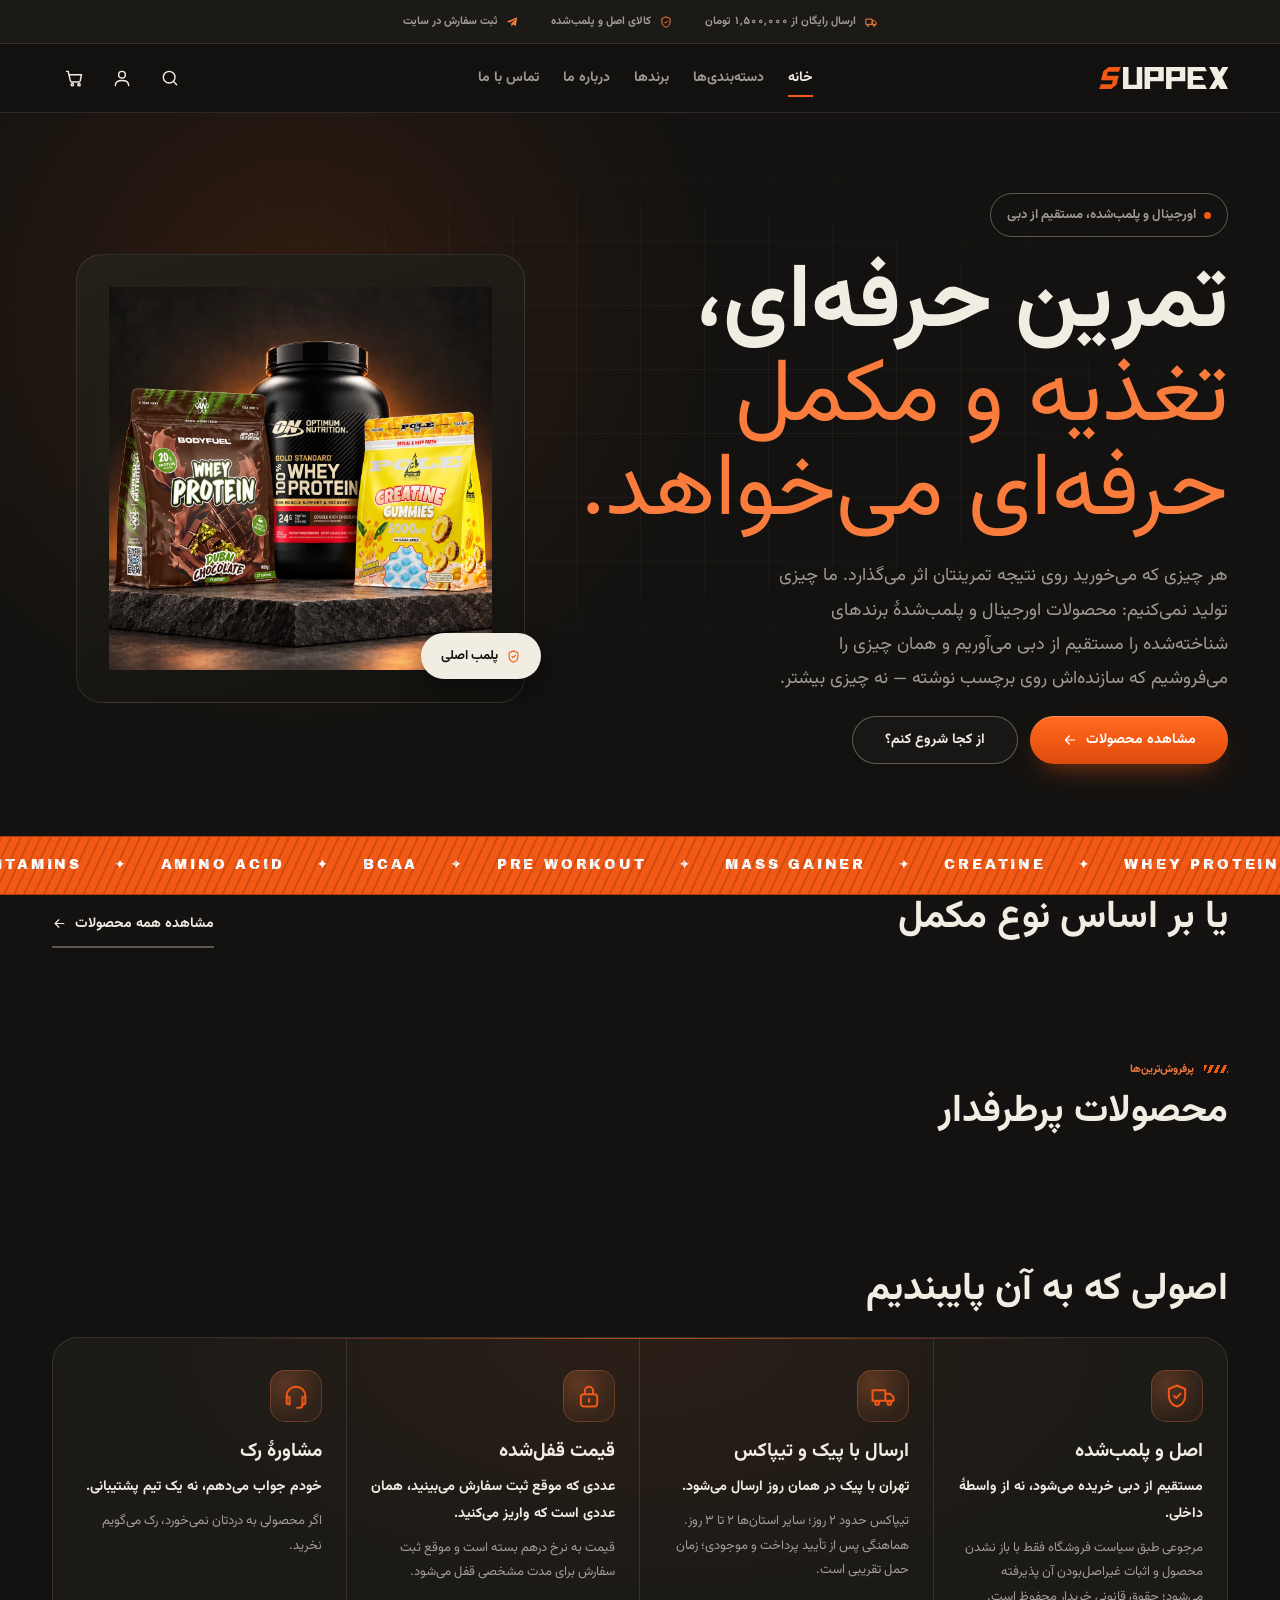
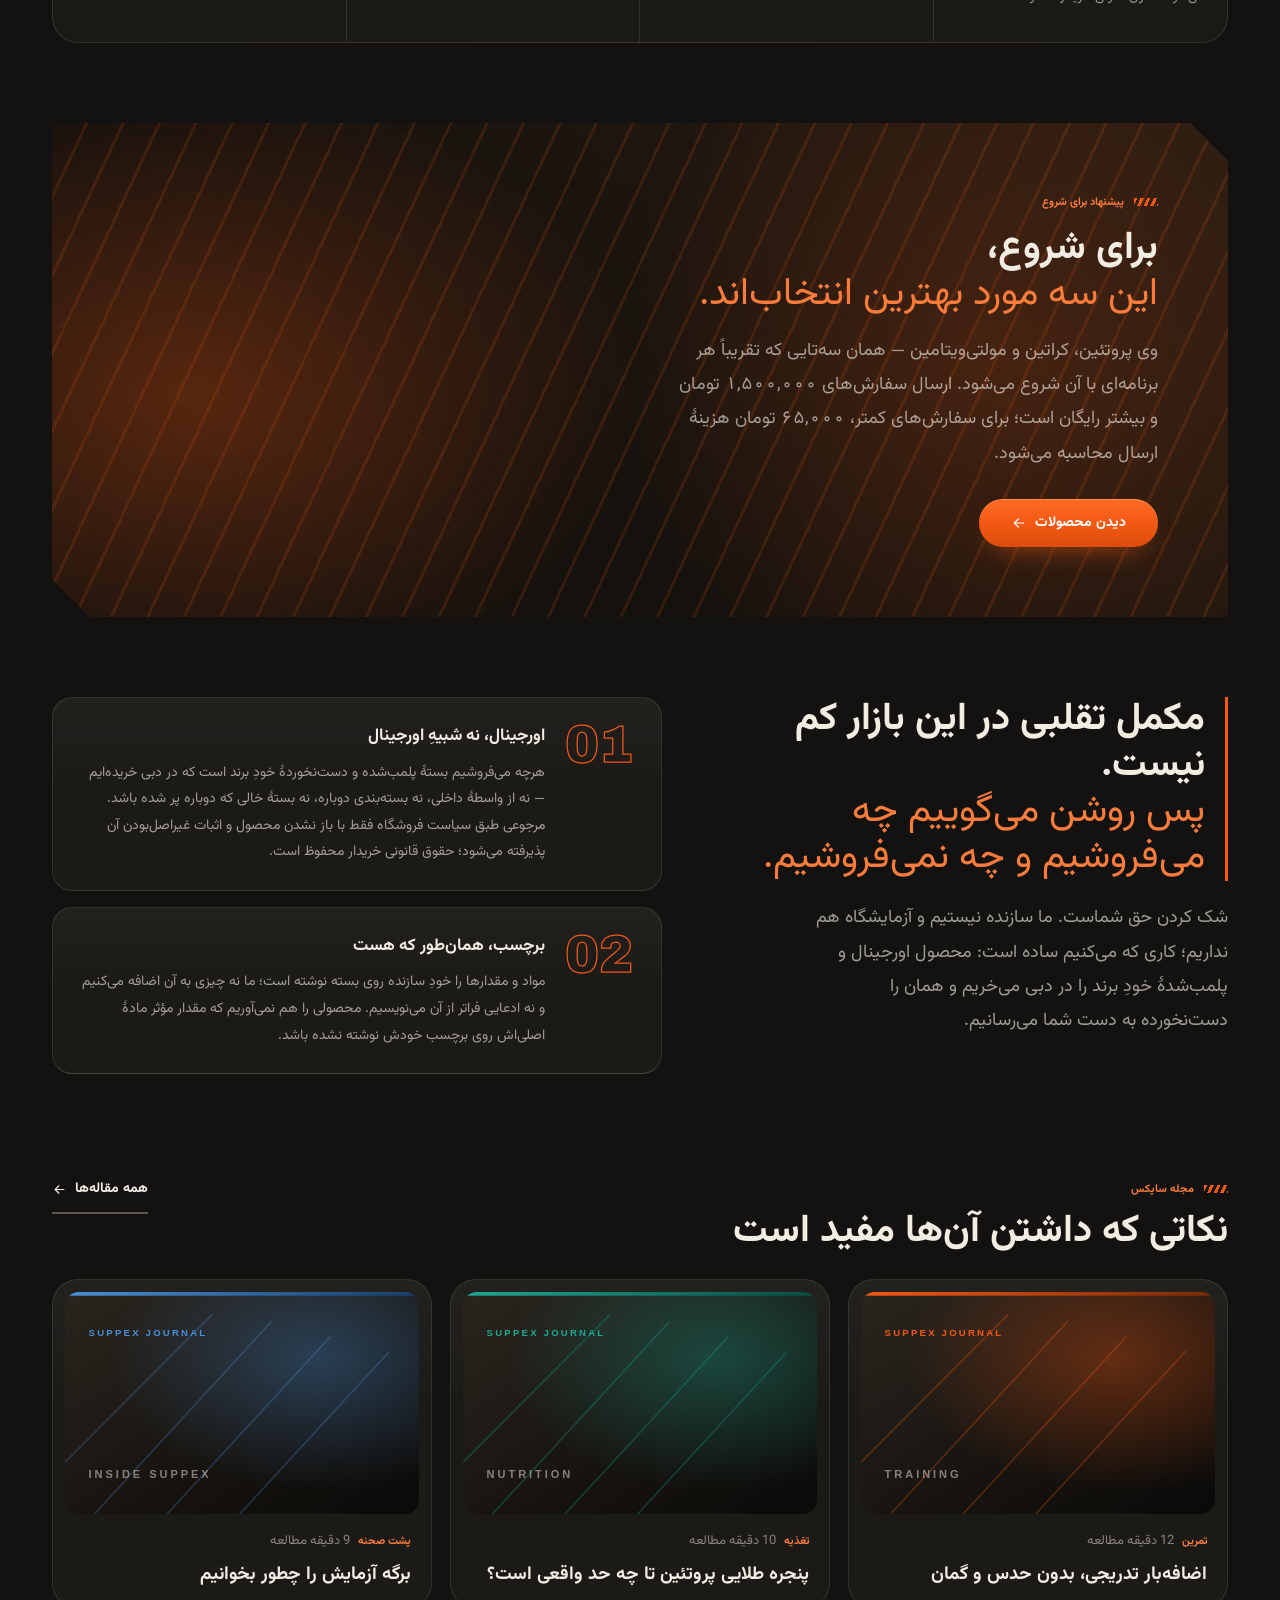
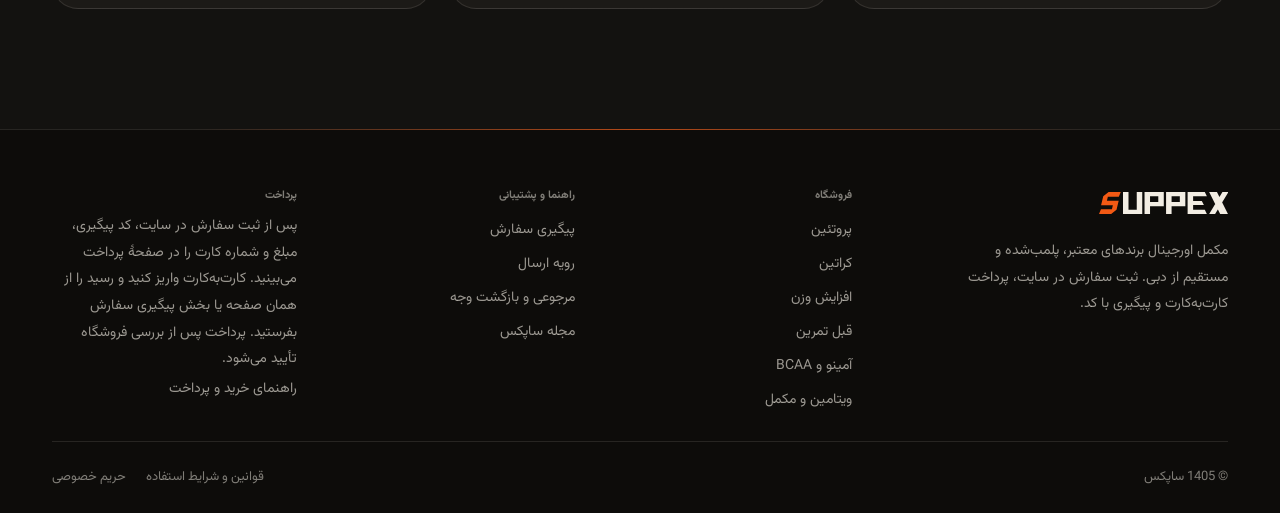
<file: index.html>
<!DOCTYPE html>
<html lang="fa" dir="rtl">
<head>
<meta charset="utf-8">
<meta name="viewport" content="width=device-width, initial-scale=1">

<title>SUPPEX | فروشگاه تخصصی مکمل‌های ورزشی و بدنسازی</title>
<meta name="description" content="خرید مکمل ورزشی اصل برندهای معتبر — وی پروتئین، کراتین، گینر، پری ورک‌اوت، BCAA و ویتامین. محصول اورجینال و پلمب‌شده مستقیم از دبی، قیمت روشن، ثبت سفارش در سایت و پرداخت کارت‌به‌کارت و پیگیری با کد.">
<meta name="theme-color" content="#131210">
<link rel="canonical" href="https://suppex.ir/">

<meta property="og:type" content="website">
<meta property="og:site_name" content="SUPPEX">
<meta property="og:locale" content="fa_IR">
<meta property="og:title" content="SUPPEX | فروشگاه تخصصی مکمل‌های ورزشی">
<meta property="og:description" content="مکمل اورجینال برندهای معتبر، پلمب‌شده و مستقیم از دبی. ثبت سفارش در سایت، پرداخت کارت‌به‌کارت و پیگیری با کد.">
<meta property="og:image" content="assets/images/suppex-home-cover-20261022.webp">
<meta property="og:image:width" content="1200">
<meta property="og:image:height" content="1200">
<meta property="og:image:type" content="image/webp">
<meta property="og:image:alt" content="وی گلد اپتیموم، بادی‌فیول اپلاید و کراتین پاستیلی POLE">
<meta name="twitter:card" content="summary_large_image">
<meta name="robots" content="index, follow, max-image-preview:large">

<link rel="icon" href="assets/icons/favicon.svg" type="image/svg+xml">


<link rel="stylesheet" href="assets/css/tokens.css">
<link rel="stylesheet" href="assets/css/base.css">
<link rel="stylesheet" href="assets/css/components.css">
<link rel="stylesheet" href="assets/css/layout.css">

<!-- Structured data is not marketing copy. Whatever is written here is read
     by Google, Bing and the AI crawlers as this business's own record of
     itself, and it is what a Knowledge Panel gets built from - so a number
     nobody answers or an address where somebody else lives does more damage
     here than the same words would in a paragraph.

     Removed, all four confirmed with the owner:
       - a ContactPoint telephone (+98-21-88776655) that is not a real line
       - a Store node: schema.org/Store asserts a physical shop, and there is
         no shop; its priceRange "$$" was template filler as well
       - a PostalAddress with a plaque number on Valiasr Street
       - a SearchAction pointing at /search, which does not exist - search on
         this site is a client-side overlay with no URL of its own, so a
         crawler following that target gets a 404

     sameAs replaces the contactPoint deliberately: those two handles are how
     this shop is genuinely reached, so they are the true answer to the
     question the contactPoint was answering falsely. -->
<script type="application/ld+json">
{
  "@context": "https://schema.org",
  "@graph": [
    {
      "@type": "Organization",
      "@id": "https://suppex.ir/#org",
      "name": "SUPPEX",
      "alternateName": "ساپکس",
      "url": "https://suppex.ir/",
      "logo": "https://suppex.ir/assets/icons/logo.svg",
      "description": "فروش مکمل‌های ورزشی اصل برندهای معتبر",
      "areaServed": "IR",
      "sameAs": [
        "https://t.me/ARSENX2003",
        "https://ble.ir/ALIARSENX"
      ]
    },
    {
      "@type": "WebSite",
      "@id": "https://suppex.ir/#website",
      "url": "https://suppex.ir/",
      "name": "SUPPEX",
      "alternateName": "ساپکس",
      "inLanguage": "fa-IR",
      "publisher": { "@id": "https://suppex.ir/#org" }
    }
  ]
}
</script>
<!-- home:primary-image -->
<script type="application/ld+json">
{
  "@context": "https://schema.org",
  "@type": "WebPage",
  "url": "https://suppex.ir/",
  "name": "SUPPEX | فروشگاه تخصصی مکمل‌های ورزشی",
  "primaryImageOfPage": {
    "@type": "ImageObject",
    "url": "https://suppex.ir/assets/images/suppex-home-cover-20261022.webp",
    "width": 1200,
    "height": 1200
  }
}
</script>
<!-- /home:primary-image -->
</head>

<body>
<a class="skip-link" href="#main">پرش به محتوای اصلی</a>

<!-- ══════════════════════════════════════ Announcement ═══ -->
<div class="announce">
  <div class="container announce__inner">
    <span class="announce__item">
      <svg viewBox="0 0 24 24" fill="none" stroke="currentColor" stroke-width="1.7" aria-hidden="true"><path d="M3 7h11v9H3zM14 10h4l3 3v3h-7z"/><circle cx="7" cy="18" r="1.6"/><circle cx="17.5" cy="18" r="1.6"/></svg>
      <span data-shipping-announcement>ارسال رایگان از <span class="num">۱,۵۰۰,۰۰۰</span> تومان</span>
    </span>
    <span class="announce__item announce__item--key">
      <svg viewBox="0 0 24 24" fill="none" stroke="currentColor" stroke-width="1.7" aria-hidden="true"><path d="M12 3l7 3v6c0 4.5-3 8-7 9-4-1-7-4.5-7-9V6l7-3z"/><path d="M9.5 12l1.8 1.8L15 10"/></svg>
      کالای اصل و پلمب‌شده
    </span>
    <span class="announce__item">
      <svg viewBox="0 0 24 24" fill="none" stroke="currentColor" stroke-width="1.7" aria-hidden="true"><path d="M21 4L3 11l5 1.8L19 6.5l-8.4 8.1.4 5 2.8-3.4L18.5 19z" fill="currentColor" stroke="none"/></svg>
      ثبت سفارش در سایت
    </span>
  </div>
</div>

<!-- ══════════════════════════════════════════ Header ═══ -->
<header class="header" data-header>
  <div class="container header__inner">

    <button class="icon-btn burger" type="button" data-open="nav" aria-label="باز کردن منو">
      <svg viewBox="0 0 24 24" fill="none" stroke="currentColor" stroke-width="1.7" stroke-linecap="round"><path d="M3 6h18M3 12h18M3 18h18"/></svg>
    </button>

    <a class="logo" href="index.html" aria-label="SUPPEX — صفحه اصلی">
      <!-- The orange S is the mark and the word's first letter: S + UPPEX,
           one S (the owner's choice, 2026-10-05). Below 340px the word goes
           and the S stays. No ® : nothing is registered. -->
      <svg class="logo__mark" viewBox="0 0 95.04 96" aria-hidden="true" focusable="false"><path fill="#F25914" d="M41.9 0 H95.04 L86.5 20.57 H38.67 L34.56 37.71 H85.99 L76.53 77.14 L53.14 96 H0 L8.54 75.43 H56.37 L60.48 58.29 H9.05 L18.51 18.86 Z"/></svg>
      <svg class="logo__text" viewBox="0 0 460 96" fill="currentColor" aria-hidden="true" focusable="false"><path d="M0 0 L24 0 L24 78 L60 78 L60 0 L84 0 L84 96 L0 96 Z"/><path fill-rule="evenodd" d="M94 0 L178 0 L178 62 L118 62 L118 96 L94 96 Z M118 18 L154 18 L154 44 L118 44 Z"/><path fill-rule="evenodd" d="M188 0 L272 0 L272 62 L212 62 L212 96 L188 96 Z M212 18 L248 18 L248 44 L212 44 Z"/><path d="M282 0 L357 0 L366 18 L306 18 L306 39 L344 39 L353 57 L306 57 L306 78 L357 78 L366 96 L282 96 Z"/><path d="M376 0 L410 0 L458 96 L424 96 Z M434 0 L460 0 L402 96 L376 96 Z"/></svg>
    </a>

    <nav class="nav" aria-label="ناوبری اصلی">
      <ul class="nav__list">
        <li><a class="nav__link" href="index.html" aria-current="page">خانه</a></li>
        <!-- nav:goals --><!-- /nav:goals -->
        <li><a class="nav__link" href="#categories">دسته‌بندی‌ها</a></li>
        <li><a class="nav__link" href="brands.php">برندها</a></li>
        <!-- nav:guides --><!-- /nav:guides -->
        <li><a class="nav__link" href="#standard">درباره ما</a></li>
        <li><a class="nav__link" href="#contact">تماس با ما</a></li>
      </ul>
    </nav>

    <div class="header__actions">
      <button class="icon-btn" type="button" data-open="search" aria-label="جستجو در محصولات">
        <svg viewBox="0 0 24 24" fill="none" stroke="currentColor" stroke-width="1.7" stroke-linecap="round"><circle cx="11" cy="11" r="7"/><path d="M20 20l-3.5-3.5"/></svg>
      </button>
      <a class="icon-btn" href="track.php" aria-label="پیگیری سفارش">
        <svg viewBox="0 0 24 24" fill="none" stroke="currentColor" stroke-width="1.7" stroke-linecap="round"><circle cx="12" cy="8" r="4"/><path d="M4 21c0-4 3.6-6 8-6s8 2 8 6"/></svg>
        <!-- Shown by app.js when the shop has moved this customer's order on
             since this device last looked. hidden rather than absent, so a
             browser with no JavaScript never shows an empty mark. -->
        <span class="icon-btn__dot" data-order-dot hidden
              aria-label="خبر تازه درباره سفارش شما" role="status"></span>
      </a>
      <button class="icon-btn" type="button" data-open="cart" aria-label="سبد خرید">
        <svg viewBox="0 0 24 24" fill="none" stroke="currentColor" stroke-width="1.7" stroke-linecap="round" stroke-linejoin="round"><path d="M3 4h2l2.6 11.2a2 2 0 0 0 2 1.6h7.9a2 2 0 0 0 2-1.5L21 8H6"/><circle cx="10" cy="20" r="1.4"/><circle cx="18" cy="20" r="1.4"/></svg>
        <span class="icon-btn__count num" data-cart-count hidden>0</span>
      </button>
    </div>
  </div>
</header>

<main id="main">

  <!-- ════════════════════════════════════════ Hero ═══ -->
  <section class="hero" aria-labelledby="hero-title">
    <div class="container hero__inner">

      <div class="hero__copy">
        <span class="chip" style="border-color:var(--line-strong)">
          <span class="dot" aria-hidden="true"></span>
          اورجینال و پلمب‌شده، مستقیم از دبی
        </span>

        <h1 class="u-display hero__title" id="hero-title">
          تمرین حرفه‌ای،
          <span class="u-accent-voice">تغذیه و مکمل حرفه‌ای&nbsp;می‌خواهد.</span>
        </h1>

        <p class="u-lead" style="max-width:46ch">
          هر چیزی که می‌خورید روی نتیجه تمرینتان اثر می‌گذارد. ما چیزی تولید نمی‌کنیم:
          محصولات اورجینال و پلمب‌شدهٔ برندهای شناخته‌شده را مستقیم از دبی می‌آوریم و همان
          چیزی را می‌فروشیم که سازنده‌اش روی برچسب نوشته — نه چیزی بیشتر.
        </p>

        <div class="hero__actions">
          <a class="btn btn--primary" href="#featured">
            مشاهده محصولات
            <svg class="i-arrow" viewBox="0 0 24 24" fill="none" stroke="currentColor" stroke-width="1.8" stroke-linecap="round" stroke-linejoin="round" width="16" height="16" aria-hidden="true"><path d="M5 12h14M13 6l6 6-6 6"/></svg>
          </a>
          <a class="btn btn--ghost" href="#categories">از کجا شروع کنم؟</a>
        </div>

      </div>

      <!-- The top deals, where the 3D tub used to spin.

           The tub was a generic SUPPEX jar with a label drawn onto it, one
           discounted product at a time. What stands here now is up to three
           real products, their own photographs and their own prices, chosen
           in the panel with the «تخفیف برتر» tick - see initHeroDeals() in
           app.js. They take turns, one at a time and large: three abreast
           they came out 90 to 128px wide beside the headline. It is also
           about 400 KB lighter on a phone than the tub was: three.js, the
           mesh and the baked label are no longer downloaded.

           The pause button comes before the products, as the WAI-ARIA
           carousel pattern asks: a keyboard reaches the way to stop the
           rotation before it has to chase what is rotating.

           The poster stays underneath as the baseline, for a browser with
           no JavaScript and for a shop with nothing on offer. -->
      <div class="stage-wrap" data-deals-wrap>
        <div class="stage">
          <div class="stage__poster">
            <img src="assets/images/suppex-home-cover-20261022.webp" alt="وی گلد اپتیموم، بادی‌فیول اپلاید و کراتین پاستیلی POLE" width="1200" height="1200" fetchpriority="high">
          </div>
          <div class="deals" data-deals role="region" aria-roledescription="اسلایدر" aria-labelledby="deals-title" hidden>
            <div class="deals__head">
              <p class="deals__title" id="deals-title"><span class="deals__dot" aria-hidden="true"></span>تخفیف‌های ویژه</p>
              <button class="deals__toggle" type="button" data-deals-toggle aria-label="توقف نمایش خودکار" hidden>
                <svg class="deals__pause" viewBox="0 0 24 24" fill="currentColor" aria-hidden="true" focusable="false"><rect x="6" y="5" width="4" height="14" rx="1.2"/><rect x="14" y="5" width="4" height="14" rx="1.2"/></svg>
                <svg class="deals__play" viewBox="0 0 24 24" fill="currentColor" aria-hidden="true" focusable="false"><path d="M8 5.9v12.2a1 1 0 0 0 1.53.85l9.75-6.1a1 1 0 0 0 0-1.7L9.53 5.05A1 1 0 0 0 8 5.9z"/></svg>
              </button>
            </div>
            <div class="deals__slides" data-deals-row aria-live="off"></div>
            <div class="deals__pips" data-deals-pips hidden></div>
          </div>
        </div>
        <!-- A «پک شروع، تا ۲۵٪ تخفیف» sticker used to sit here. There is no
             starter bundle and no 25% anywhere in the catalogue or the pricing
             rules, so it advertised a discount nobody could claim. It comes
             back when the bundle exists. -->
        <span class="stage-chip">
          <svg viewBox="0 0 24 24" fill="none" stroke="currentColor" stroke-width="1.8" stroke-linecap="round" stroke-linejoin="round" aria-hidden="true"><path d="M12 3l7 3v6c0 4.5-3 8-7 9-4-1-7-4.5-7-9V6l7-3z"/><path d="M9.5 12l1.8 1.8L15 10"/></svg>
          پلمب اصلی
        </span>
      </div>

    </div>
  </section>

  <!-- ══════════════════════════════════════ Ticker ═══ -->
  <!-- The brands on sale go here: index.php swaps everything between the two
       markers for the band of logos (brand_strip_html() in lib/brands.php),
       and app.js does the same in the static demo. The words below are what
       a page with no brands yet keeps. -->
  <!-- brandstrip -->
  <div class="ticker" aria-hidden="true" data-brandstrip>
    <div class="ticker__track">
      <div class="ticker__group">
        <span>Whey Protein</span><span>✦</span><span>Creatine</span><span>✦</span><span>Mass Gainer</span><span>✦</span>
        <span>Pre Workout</span><span>✦</span><span>BCAA</span><span>✦</span><span>Amino Acid</span><span>✦</span>
        <span>Vitamins</span><span>✦</span>
      </div>
      <div class="ticker__group">
        <span>Whey Protein</span><span>✦</span><span>Creatine</span><span>✦</span><span>Mass Gainer</span><span>✦</span>
        <span>Pre Workout</span><span>✦</span><span>BCAA</span><span>✦</span><span>Amino Acid</span><span>✦</span>
        <span>Vitamins</span><span>✦</span>
      </div>
    </div>
  </div>
  <!-- /brandstrip -->

  <!-- A press strip belongs here once there is press to name. It used to hold
       invented publications, hidden at runtime by the showTestimonials flag —
       but runtime removal is not removal: preview bots, AI crawlers and
       Google's first pass all read the raw HTML before any script runs, so the
       claim was still being made to everyone who mattered. Claiming coverage
       you do not have is a licensing problem for a supplement seller, not an
       SEO one. -->

  <!-- ═════════════════════════════════ Goals ═══ -->
  <!-- Shopping by goal. index.php fills it from lib/goals.php - only the goals
       with something on sale - and shows it; the static demo has no goal
       pages, so here it stays hidden. -->
  <section class="section" id="goals" aria-labelledby="goals-title" data-goals-section hidden>
    <div class="container">
      <div class="section__head">
        <div>
          <p class="u-eyebrow">خرید بر اساس هدف</p>
          <h2 class="u-h2" id="goals-title" style="margin-top:8px">هدف شما چیست؟</h2>
        </div>
      </div>
      <div class="goals" data-goals></div>
    </div>
  </section>

  <!-- ═════════════════════════════════ Categories ═══ -->
  <section class="section section--flush-top" id="categories" aria-labelledby="cat-title">
    <div class="container">
      <div class="section__head">
        <div>
          <!-- Was «بر اساس هدفتان انتخاب کنید», over a grid of categories. The
               goals have their own section above now; this one is the other
               way in. -->
          <h2 class="u-h2" id="cat-title">
            یا بر اساس نوع مکمل
          </h2>
        </div>
        <a class="link-more" href="#featured">
          مشاهده همه محصولات
          <svg viewBox="0 0 24 24" fill="none" stroke="currentColor" stroke-width="1.8" stroke-linecap="round" stroke-linejoin="round" aria-hidden="true"><path d="M5 12h14M13 6l6 6-6 6"/></svg>
        </a>
      </div>
      <div class="grid grid--cats" data-categories></div>
    </div>
  </section>

  <!-- ═════════════════════════════ Featured products ═══ -->
  <section class="section section--flush-top" id="featured" aria-labelledby="feat-title">
    <div class="container">
      <div class="section__head">
        <div>
          <p class="u-eyebrow">پرفروش‌ترین‌ها</p>
          <h2 class="u-h2" id="feat-title" style="margin-top:8px">
            محصولات پرطرفدار
          </h2>
        </div>
      </div>

      <div class="row" style="gap:8px;margin-bottom:28px" data-filters role="group" aria-label="فیلتر دسته‌بندی"></div>

      <div class="grid grid--products" data-products></div>

      <!-- Twelve first, then twelve more at a time (initHome() in app.js).
           index.php shows it, with the count, when there are more than twelve. -->
      <div class="more" data-more hidden>
        <button class="btn btn--ghost more__btn" type="button" data-more-btn>
          <span>نمایش محصولات بیشتر</span>
          <svg viewBox="0 0 24 24" fill="none" stroke="currentColor" stroke-width="2" stroke-linecap="round" stroke-linejoin="round" aria-hidden="true" focusable="false"><path d="M6 9l6 6 6-6"/></svg>
        </button>
        <p class="more__note" data-more-note aria-live="polite"></p>
      </div>
    </div>
  </section>

  <!-- ═══════════════════════════════ Why choose us ═══ -->
  <section class="section section--flush-top" aria-labelledby="why-title">
    <div class="container">
      <div class="section__head">
        <div>
          <h2 class="u-h2" id="why-title">اصولی که به آن پایبندیم</h2>
        </div>
      </div>
      <div class="grid grid--4 trust-grid">
        <article class="trust-card reveal">
          <span class="trust-card__icon"><svg viewBox="0 0 24 24" fill="none" stroke="currentColor" stroke-width="1.7" stroke-linecap="round" stroke-linejoin="round"><path d="M12 3l7 3v6c0 4.5-3 8-7 9-4-1-7-4.5-7-9V6l7-3z"/><path d="M9.5 12l1.8 1.8L15 10"/></svg></span>
          <div class="trust-card__text">
          <h3 class="trust-card__title">اصل و پلمب‌شده</h3>
          <p class="trust-card__lead">مستقیم از دبی خریده می‌شود، نه از واسطهٔ داخلی.</p>
          <!-- Was: a hologram on every package, and a 3x refund if anything
               turned out to be counterfeit. No hologram is applied - these are
               the manufacturer's own sealed tubs - and a triple-refund
               guarantee is a liability the owner never agreed to and could not
               pay. What is left is what the shop actually does and can honour, with
               the remedy defined on the returns page rather than invented. -->
          <p class="trust-card__more">مرجوعی طبق سیاست فروشگاه فقط با باز نشدن محصول و اثبات غیراصل‌بودن آن پذیرفته می‌شود؛ حقوق قانونی خریدار محفوظ است.</p>
          </div>
        </article>
        <article class="trust-card reveal">
          <span class="trust-card__icon"><svg viewBox="0 0 24 24" fill="none" stroke="currentColor" stroke-width="1.7" stroke-linecap="round" stroke-linejoin="round"><path d="M3 7h11v9H3zM14 10h4l3 3v3h-7z"/><circle cx="7" cy="18" r="1.6"/><circle cx="17.5" cy="18" r="1.6"/></svg></span>
          <div class="trust-card__text">
          <h3 class="trust-card__title">ارسال با پیک و تیپاکس</h3>
          <p class="trust-card__lead">تهران با پیک در همان روز ارسال می‌شود.</p>
          <p class="trust-card__more">تیپاکس حدود ۲ روز؛ سایر استان‌ها ۲ تا ۳ روز. هماهنگی پس از تأیید پرداخت و موجودی؛ زمان حمل تقریبی است.</p>
          </div>
        </article>
        <article class="trust-card reveal">
          <span class="trust-card__icon"><svg viewBox="0 0 24 24" fill="none" stroke="currentColor" stroke-width="1.7" stroke-linecap="round" stroke-linejoin="round"><rect x="5" y="10.5" width="14" height="10.5" rx="2.5"/><path d="M8.5 10.5V7.5a3.5 3.5 0 0 1 7 0v3"/><path d="M12 14.5v2.5"/></svg></span>
          <div class="trust-card__text">
          <h3 class="trust-card__title">قیمت قفل‌شده</h3>
          <p class="trust-card__lead">عددی که موقع ثبت سفارش می‌بینید، همان عددی است که واریز می‌کنید.</p>
          <!-- This card claimed an independent laboratory tested every
               production batch for purity, heavy metals and microbial
               contamination, with the certificate on the product page. The shop runs
               no batches and commissions no testing; there were never any
               certificates. There is no honest smaller version of that claim,
               so the card is replaced rather than softened - and what replaces
               it is the thing this shop genuinely does differently, which the
               pricing code has enforced from the beginning. -->
          <p class="trust-card__more">قیمت به نرخ درهم بسته است و موقع ثبت سفارش برای مدت مشخصی قفل می‌شود.</p>
          </div>
        </article>
        <article class="trust-card reveal">
          <span class="trust-card__icon"><svg viewBox="0 0 24 24" fill="none" stroke="currentColor" stroke-width="1.7" stroke-linecap="round" stroke-linejoin="round"><path d="M4 13v-1a8 8 0 0 1 16 0v1"/><path d="M4 13h2.5v6H5a1 1 0 0 1-1-1zM20 13h-2.5v6H19a1 1 0 0 0 1-1z"/><path d="M17.5 19v.5a2.5 2.5 0 0 1-2.5 2.5h-2"/></svg></span>
          <div class="trust-card__text">
          <h3 class="trust-card__title">مشاورهٔ رک</h3>
          <p class="trust-card__lead">خودم جواب می‌دهم، نه یک تیم پشتیبانی.</p>
          <!-- "Our advisers are sports-nutrition specialists" - plural staff,
               and a credential. It is one person, who has not claimed a
               qualification. The persuasive half of the sentence was always
               the second half, and that half is true. -->
          <p class="trust-card__more">اگر محصولی به دردتان نمی‌خورد، رک می‌گویم نخرید.</p>
          </div>
        </article>
      </div>
    </div>
  </section>

  <!-- ══════════════════════════ Promotional banner ═══ -->
  <section class="section section--flush-top" id="promo" aria-labelledby="promo-title">
    <div class="container">
      <div class="promo reveal">
        <div>
          <!-- Was «کمپین این هفته», over a block that has no campaign in it
               unless config.js names an end (initCountdown()). -->
          <p class="u-eyebrow">پیشنهاد برای شروع</p>
          <h2 class="u-h2" id="promo-title" style="margin:12px 0 0">
            برای شروع،
            <span class="u-accent-voice">این سه مورد بهترین انتخاب‌اند.</span>
          </h2>
          <p class="u-lead" style="max-width:48ch;margin-top:16px">
            وی پروتئین، کراتین و مولتی‌ویتامین — همان سه‌تایی که تقریباً هر برنامه‌ای با آن شروع می‌شود.
            <span data-shipping-policy>ارسال سفارش‌های <span class="num">۱,۵۰۰,۰۰۰</span> تومان و بیشتر رایگان است؛ برای سفارش‌های کمتر، <span class="num">۶۵,۰۰۰</span> تومان هزینهٔ ارسال محاسبه می‌شود.</span>
          </p>
          <!-- «پک من را بساز» promised a pack builder the shop does not have;
               the button goes where it always went, so it says so. The
               campaign's terms live with its clock now, below. -->
          <div class="row" style="margin-top:28px;gap:12px">
            <a class="btn btn--primary" href="#featured">
              دیدن محصولات
              <svg class="i-arrow" viewBox="0 0 24 24" fill="none" stroke="currentColor" stroke-width="1.8" stroke-linecap="round" stroke-linejoin="round" width="16" height="16" aria-hidden="true"><path d="M5 12h14M13 6l6 6-6 6"/></svg>
            </a>
          </div>
        </div>

        <!-- The three shelves the paragraph names, a photograph from each
             (index.php fills it). Hidden while a campaign's clock is shown. -->
        <div class="promo__stack" data-promo-stack></div>

        <!-- Removed wholesale when no campaign is running: an expired or
             invented deadline is worse than no deadline. See initCountdown(). -->
        <div data-countdown-block>
          <p class="u-eyebrow" style="margin-bottom:14px">پایان کمپین تا</p>
          <div class="promo__timer" data-countdown>
            <div class="promo__unit"><div class="promo__num num" data-cd="h">00</div><div class="promo__cap">ساعت</div></div>
            <div class="promo__unit"><div class="promo__num num" data-cd="m">00</div><div class="promo__cap">دقیقه</div></div>
            <div class="promo__unit"><div class="promo__num num" data-cd="s">00</div><div class="promo__cap">ثانیه</div></div>
          </div>
          <p class="u-xs u-dim" style="margin-top:16px">قیمت‌ها همان است که روی هر محصول می‌بینید.</p>
          <a class="btn btn--ghost btn--sm" href="#standard" style="margin-top:16px">شرایط کمپین</a>
        </div>
      </div>
    </div>
  </section>

  <!-- ═══════════════════════════════ Our standard ═══ -->
  <section class="section section--flush-top" id="standard" aria-labelledby="std-title">
    <div class="container split">
      <div>
        <h2 class="u-h2" id="std-title" style="margin:0">
          مکمل تقلبی در این بازار کم نیست.
          <span class="u-accent-voice">پس روشن می‌گوییم چه می‌فروشیم و چه نمی‌فروشیم.</span>
        </h2>
        <!-- Every sentence in this section is something the shop does. What
             was promised here once and is not done is pinned in the test
             suite, which fails if any of it comes back. «سری تولید» is gone
             too: it is trade language, and somebody worried about a fake is
             not thinking about batch numbers, they are thinking about whether
             the thing is real. -->
        <p class="u-lead" style="max-width:42ch;margin-top:20px">
          شک کردن حق شماست. ما سازنده نیستیم و آزمایشگاه هم نداریم؛ کاری که
          می‌کنیم ساده است: محصول اورجینال و پلمب‌شدهٔ خودِ برند را در دبی
          می‌خریم و همان را دست‌نخورده به دست شما می‌رسانیم.
        </p>
      </div>

      <div>
        <div class="feature reveal">
          <span class="feature__num">01</span>
          <div>
            <h3 class="feature__title">اورجینال، نه شبیهِ اورجینال</h3>
            <!-- The owner asked for this to be said first and said plainly.
                 Everything in it is something the shop does: it buys in Dubai, in
                 dirhams, sealed, and the returns page already carries the
                 remedy named in the last sentence. -->
            <p class="feature__text">هرچه می‌فروشیم بستهٔ پلمب‌شده و دست‌نخوردهٔ خودِ برند است که در دبی خریده‌ایم — نه از واسطهٔ داخلی، نه بسته‌بندی دوباره، نه بستهٔ خالی که دوباره پر شده باشد. مرجوعی طبق سیاست فروشگاه فقط با باز نشدن محصول و اثبات غیراصل‌بودن آن پذیرفته می‌شود؛ حقوق قانونی خریدار محفوظ است.</p>
          </div>
        </div>
        <div class="feature reveal" style="border-bottom:1px solid var(--line-mid)">
          <span class="feature__num">02</span>
          <div>
            <h3 class="feature__title">برچسب، همان‌طور که هست</h3>
            <!-- "No artificial colour, no cheap filler, no hidden sugar" is a
                 claim about a recipe. The shop does not write the recipe; it sells a
                 sealed package whose label is the manufacturer's.

                 The last sentence is what «دوز مؤثر، نه صرفاً نام ماده» used to
                 say in a feature of its own. It is a real policy - what a
                 reseller refuses to stock is the half of the formulation
                 decision actually in its hands - but it is a sentence, not a
                 whole item, and the owner wanted the space for
                 saying the goods are genuine. -->
            <p class="feature__text">مواد و مقدارها را خودِ سازنده روی بسته نوشته است؛ ما نه چیزی به آن اضافه می‌کنیم و نه ادعایی فراتر از آن می‌نویسیم. محصولی را هم نمی‌آوریم که مقدار مؤثر مادهٔ اصلی‌اش روی برچسب خودش نوشته نشده باشد.</p>
          </div>
        </div>
      </div>
    </div>
  </section>

  <!-- The reviews section stood here: six customer quotes with names and star ratings,
       none of them from a customer, on a shop that has not taken an order through
       this site yet.

       app.js already removed it at runtime, because flags.showRatings is false.
       That was never enough: the removal happens in the BROWSER, and a search
       crawler, a Telegram link preview or an AI reader that does not run the
       page’s JavaScript reads all six as genuine testimonials. The same file
       had already reached exactly this conclusion once, for an invented press
       strip, and deleted the markup rather than hiding it.

       Real reviews get a real section, fed by real orders. Until then there is
       nothing here, which is the honest amount. -->

  <!-- ══════════════════════════════════════ Journal ═══ -->
  <section class="section section--flush-top" id="journal" aria-labelledby="jr-title">
    <div class="container">
      <div class="section__head">
        <div>
          <p class="u-eyebrow">مجله ساپکس</p>
          <h2 class="u-h2" id="jr-title" style="margin-top:8px">نکاتی که داشتن آن‌ها مفید است</h2>
        </div>
        <a class="link-more" href="journal.php">
          همه مقاله‌ها
          <svg viewBox="0 0 24 24" fill="none" stroke="currentColor" stroke-width="1.8" stroke-linecap="round" stroke-linejoin="round" aria-hidden="true"><path d="M5 12h14M13 6l6 6-6 6"/></svg>
        </a>
      </div>
      <div class="grid grid--3" data-journal></div>
    </div>
  </section>

  <!-- ═══════════════════════════════════ Ask first ═══ -->
  <!-- The last word before the footer: ask before buying. Hidden until app.js
       knows which chat the shop is on (initContact()), so it never offers a
       button with nowhere to go. Both sentences are the trust card's own. -->
  <section class="section section--flush-top" aria-labelledby="ask-title" data-ask-band hidden>
    <div class="container">
      <div class="askband">
        <div class="askband__text">
          <h2 class="u-h2" id="ask-title">پیش از خرید، بپرسید.</h2>
          <p class="u-lead">خودم جواب می‌دهم، نه یک تیم پشتیبانی. اگر محصولی به دردتان نمی‌خورد، رک می‌گویم نخرید.</p>
        </div>
        <div class="askband__actions">
          <a class="btn btn--primary" data-ask-cta>پرسیدن در تلگرام</a>
          <a class="btn btn--ghost" href="#featured">دیدن محصولات</a>
        </div>
      </div>
    </div>
  </section>

  <!-- The logo wall that stood here, the last thing on the page, moved up:
       the brands now run in the band under the hero (see «brandstrip»), and
       brands.php still has the whole wall with each brand's count. -->

</main>

<!-- ══════════════════════════════════════════ Footer ═══ -->
<footer class="footer" id="contact">
  <div class="container">

    <!-- A newsletter form offering «۱۰٪ تخفیف اولین سفارش» stood here. No
         coupon mechanism exists anywhere in this codebase, so the discount
         could never be issued, and the submit handler answered «ایمیل شما ثبت
         شد» while discarding the address. A restock list is worth building for
         a shop that now counts its stock - with a table behind it. -->

    <!-- Measured at 1327px tall on a 640px screen before this rewrite. Three of
         the twenty-five links were in a column AND in the legal row below it;
         a bordered payment box stretched its whole grid row to 580px and left
         the column beside it two thirds empty; and a 128px ghost wordmark sat
         under the lot. The destinations are all still here, once each. -->
    <div class="footer__cols">
      <div class="footer__col">
        <a class="logo" href="index.html" aria-label="SUPPEX">
          <!-- The ® is gone: nothing is registered. ™ would be free to use
               but claims a trademark nobody has asserted either. -->
          <svg class="logo__mark" viewBox="0 0 95.04 96" aria-hidden="true" focusable="false"><path fill="#F25914" d="M41.9 0 H95.04 L86.5 20.57 H38.67 L34.56 37.71 H85.99 L76.53 77.14 L53.14 96 H0 L8.54 75.43 H56.37 L60.48 58.29 H9.05 L18.51 18.86 Z"/></svg>
          <svg class="logo__text" viewBox="0 0 460 96" fill="currentColor" aria-hidden="true" focusable="false"><path d="M0 0 L24 0 L24 78 L60 78 L60 0 L84 0 L84 96 L0 96 Z"/><path fill-rule="evenodd" d="M94 0 L178 0 L178 62 L118 62 L118 96 L94 96 Z M118 18 L154 18 L154 44 L118 44 Z"/><path fill-rule="evenodd" d="M188 0 L272 0 L272 62 L212 62 L212 96 L188 96 Z M212 18 L248 18 L248 44 L212 44 Z"/><path d="M282 0 L357 0 L366 18 L306 18 L306 39 L344 39 L353 57 L306 57 L306 78 L357 78 L366 96 L282 96 Z"/><path d="M376 0 L410 0 L458 96 L424 96 Z M434 0 L460 0 L402 96 L376 96 Z"/></svg>
        </a>
        <p class="u-sm u-muted" style="margin-top:14px;max-width:34ch">
          مکمل اورجینال برندهای معتبر، پلمب‌شده و مستقیم از دبی. ثبت سفارش در سایت، پرداخت کارت‌به‌کارت و پیگیری با کد.
        </p>
        <!-- Every icon was href="#" on a shop whose customers arrive from
             Instagram and Telegram. They are filled by app.js from ?r=config
             and each one stays hidden until its URL is set in the panel, so an
             account the owner does not have never shows a dead icon - and one
             opened later needs no developer. hidden, not display:none, so it
             is out of the accessibility tree too.

             Three of these marks were wrong rather than merely plain. WhatsApp
             was a speech bubble with an arc where the handset belongs;
             Telegram was a solid quadrilateral with no fold, so the plane read
             as a sliver at 17px; and Aparat was a play triangle inside a
             rounded rectangle, which is YouTube's mark and points a visitor at
             the wrong brand entirely. Bale is new: the shop takes orders
             there, the panel has had a field for it all along, and the footer
             had nowhere to put it. -->
        <div class="socials" data-socials>
          <a data-social="instagram" aria-label="اینستاگرام" hidden><svg viewBox="0 0 24 24" fill="none" stroke="currentColor" stroke-width="1.7"><rect x="3" y="3" width="18" height="18" rx="5"/><circle cx="12" cy="12" r="4"/><circle cx="17.2" cy="6.8" r="1.1" fill="currentColor" stroke="none"/></svg></a>
          <a data-social="telegram" aria-label="تلگرام" hidden><svg viewBox="0 0 24 24" fill="currentColor"><path d="M21.6 3.2 2.6 10.5c-.8.3-.8 1.4 0 1.7l4.5 1.6 1.8 5.5c.2.7 1.1.9 1.6.3l2.4-2.7 4.6 3.4c.6.4 1.4.1 1.5-.6l3-14.7c.2-.8-.6-1.5-1.4-1.2zM8.6 13.1l9.2-5.6-7.4 6.9-.3 3.3-1.5-4.6z"/></svg></a>
          <a data-social="bale" aria-label="بله" hidden><svg viewBox="0 0 24 24" fill="none" stroke="currentColor" stroke-width="1.7" stroke-linecap="round" stroke-linejoin="round"><path d="M21 11.5a8.5 8.5 0 0 1-12.3 7.6L3 21l1.9-5.6A8.5 8.5 0 1 1 21 11.5z"/><path d="M8.3 11.6l2.6 2.6 4.8-5"/></svg></a>
          <a data-social="whatsapp" aria-label="واتس‌اپ" hidden><svg viewBox="0 0 24 24" fill="currentColor"><path d="M12.03 2A9.9 9.9 0 0 0 3.6 17.1L2.05 21.4a.5.5 0 0 0 .62.63l4.42-1.5A9.9 9.9 0 1 0 12.03 2zm0 1.8a8.1 8.1 0 1 1-4.2 15.03.9.9 0 0 0-.75-.08l-2.72.92.95-2.62a.9.9 0 0 0-.08-.78A8.1 8.1 0 0 1 12.03 3.8zM8.9 7.3c-.2 0-.5.07-.77.36-.26.29-1 .98-1 2.38s1.03 2.76 1.17 2.95c.14.2 1.98 3.15 4.9 4.29 2.42.94 2.92.76 3.45.71.53-.05 1.7-.69 1.94-1.36.24-.67.24-1.24.17-1.36-.07-.12-.26-.2-.55-.34-.29-.15-1.7-.84-1.96-.93-.26-.1-.46-.15-.65.14-.19.29-.74.93-.91 1.12-.17.2-.34.22-.63.07-.29-.14-1.22-.45-2.32-1.43-.86-.76-1.44-1.7-1.6-1.99-.17-.29-.02-.44.13-.59.13-.13.29-.34.43-.5.15-.17.19-.29.29-.49.1-.19.05-.36-.02-.5-.07-.15-.64-1.57-.9-2.14-.22-.5-.44-.44-.6-.45l-.51-.01z"/></svg></a>
          <a data-social="aparat" aria-label="آپارات" hidden><svg viewBox="0 0 24 24" fill="none" stroke="currentColor" stroke-width="1.8"><circle cx="12" cy="12" r="7.6"/><circle cx="12" cy="12" r="2.4"/><g fill="currentColor" stroke="none"><circle cx="12" cy="2.6" r="2.2"/><circle cx="12" cy="21.4" r="2.2"/><circle cx="2.6" cy="12" r="2.2"/><circle cx="21.4" cy="12" r="2.2"/></g></svg></a>
        </div>
        <!-- The ways to reach the shop, under its social circles (moved out of
             «راهنما و پشتیبانی» at the owner's request, 2026-10-05). Before
             buying, not only after: this shop's whole funnel is a chat, so the
             chat belongs here rather than only behind the checkout button.
             app.js fills and unhides each row from the panel's settings; one
             that is not filled in is never printed. -->
        <ul class="footer__contact">
          <li hidden data-ask><a>پرسیدن قبل از خرید</a></li>
          <li hidden data-contact="phone"><a dir="ltr" class="num"></a></li>
          <li hidden data-contact="email"><a dir="ltr"></a></li>
        </ul>
      </div>

      <nav class="footer__col" aria-labelledby="f-shop">
        <h3 id="f-shop">فروشگاه</h3>
        <ul>
          <!-- These six labels were always the six CATEGORIES. They linked to
               one arbitrary product each because a category had no URL; now
               they point at what they are named after. Also sturdier: a
               product slug can be renamed or the product discontinued, and
               then the footer of every page on the site points at a 404. -->
          <li><a href="category.php?c=protein">پروتئین</a></li>
          <li><a href="category.php?c=creatine">کراتین</a></li>
          <li><a href="category.php?c=mass-gainer">افزایش وزن</a></li>
          <li><a href="category.php?c=pre-workout">قبل تمرین</a></li>
          <li><a href="category.php?c=amino">آمینو و BCAA</a></li>
          <li><a href="category.php?c=vitamins">ویتامین و مکمل</a></li>
        </ul>
      </nav>

      <nav class="footer__col" aria-labelledby="f-help">
        <!-- «درباره ساپکس» and «پشتیبانی» were two columns holding eight links
             between them, three of which were repeated in the legal row below.
             They are one column now. «استاندارد ما» is the only destination
             that did not survive: it was an anchor to a section of the home
             page, which is not what somebody opens a footer looking for. -->
        <h3 id="f-help">راهنما و پشتیبانی</h3>
        <ul>
          <!-- Order tracking first: it is the thing somebody who has already
               paid actually came back for. -->
          <li><a href="track.php">پیگیری سفارش</a></li>
          <li><a href="page.php?p=shipping">رویه ارسال</a></li>
          <li><a href="page.php?p=returns">مرجوعی و بازگشت وجه</a></li>
          <li><a href="journal.php">مجله ساپکس</a></li>
        </ul>
      </nav>

      <div class="footer__col">
        <!-- These were three empty dashed boxes. One said «درگاه امن», and
             config.js states in its own words that this phase deliberately has
             no payment gateway - so the badge advertised something that does
             not exist. The other two were seals the shop has not been granted.
             What replaces them is the thing that is both true and reassuring:
             how paying actually works here.

             It used to be a bordered box hanging off the bottom of the support
             column, which stretched that grid row to 580px on a phone. Same
             words, its own column.

             When نماد اعتماد الکترونیکی and ساماندهی are really issued, their
             own script tags go back in this block - a trust seal is a code
             snippet from the issuer, never a box we draw ourselves. -->
        <h3>پرداخت</h3>
        <p>
          پس از ثبت سفارش در سایت، کد پیگیری، مبلغ و شماره کارت را در صفحهٔ پرداخت
          می‌بینید. کارت‌به‌کارت واریز کنید و رسید را از همان صفحه یا بخش پیگیری سفارش
          بفرستید. پرداخت پس از بررسی فروشگاه تأیید می‌شود.
        </p>
        <a href="page.php?p=faq">راهنمای خرید و پرداخت</a>
      </div>
    </div>

    <!-- An oversized ghost «SUPPEX» wordmark stood here, 128px tall on a phone
         and up to 208px on a desktop. In a footer the owner had just called too
         long, decoration is the first thing to go. -->

    <div class="footer__legal">
      <!-- «شرکت مکمل‌های ورزشی ساپکس» named a company that is not
           registered. Confirmed with the owner: it is one person trading under
           a name, which is what this now says. -->
      <span>© <span class="num" data-year>2026</span> ساپکس</span>
      <nav aria-label="پیوندهای حقوقی">
        <!-- «قوانین و مقررات» and «شرایط استفاده» were two links to the same
             document that did not exist. «مرجوعی» was a third link to a page
             the column above already reaches. -->
        <a href="page.php?p=terms">قوانین و شرایط استفاده</a>
        <a href="page.php?p=privacy">حریم خصوصی</a>
      </nav>
    </div>

  </div>
</footer>

<!-- ═══════════════════════════════════════ Overlays ═══ -->
<div class="scrim" data-scrim></div>

<nav class="mobile-nav" data-mobile-nav aria-label="ناوبری موبایل">
  <div class="row row--between" style="margin-bottom:14px">
    <svg class="mobile-nav__logo" viewBox="0 0 561.04 96" fill="currentColor" role="img" aria-label="SUPPEX"><path fill="#F25914" d="M41.9 0 H95.04 L86.5 20.57 H38.67 L34.56 37.71 H85.99 L76.53 77.14 L53.14 96 H0 L8.54 75.43 H56.37 L60.48 58.29 H9.05 L18.51 18.86 Z"/><path d="M101.04 0 L125.04 0 L125.04 78 L161.04 78 L161.04 0 L185.04 0 L185.04 96 L101.04 96 Z"/><path fill-rule="evenodd" d="M195.04 0 L279.04 0 L279.04 62 L219.04 62 L219.04 96 L195.04 96 Z M219.04 18 L255.04 18 L255.04 44 L219.04 44 Z"/><path fill-rule="evenodd" d="M289.04 0 L373.04 0 L373.04 62 L313.04 62 L313.04 96 L289.04 96 Z M313.04 18 L349.04 18 L349.04 44 L313.04 44 Z"/><path d="M383.04 0 L458.04 0 L467.04 18 L407.04 18 L407.04 39 L445.04 39 L454.04 57 L407.04 57 L407.04 78 L458.04 78 L467.04 96 L383.04 96 Z"/><path d="M477.04 0 L511.04 0 L559.04 96 L525.04 96 Z M535.04 0 L561.04 0 L503.04 96 L477.04 96 Z"/></svg>
    <button class="icon-btn" type="button" data-close aria-label="بستن منو">
      <svg viewBox="0 0 24 24" fill="none" stroke="currentColor" stroke-width="1.7" stroke-linecap="round"><path d="M6 6l12 12M18 6L6 18"/></svg>
    </button>
  </div>
  <a class="mobile-nav__link" href="index.html" data-close>خانه</a>
  <!-- panel:goals --><!-- /panel:goals -->
  <a class="mobile-nav__link" href="#categories" data-close>دسته‌بندی‌ها</a>
  <a class="mobile-nav__link" href="brands.php" data-close>برندها</a>
  <!-- panel:guides --><!-- /panel:guides -->
  <a class="mobile-nav__link" href="#standard" data-close>درباره ما</a>
  <a class="mobile-nav__link" href="#contact" data-close>تماس با ما</a>
</nav>

<aside class="drawer" data-drawer aria-label="سبد خرید">
  <div class="drawer__head">
    <h2 class="u-h3">سبد خرید</h2>
    <button class="icon-btn" type="button" data-close aria-label="بستن سبد خرید">
      <svg viewBox="0 0 24 24" fill="none" stroke="currentColor" stroke-width="1.7" stroke-linecap="round"><path d="M6 6l12 12M18 6L6 18"/></svg>
    </button>
  </div>
  <div class="drawer__body" data-cart-items></div>
  <div class="drawer__foot">
    <p class="drawer__hint" data-cart-hint></p>
    <div class="drawer__row">
      <span class="u-muted">جمع کالاها</span>
      <strong><span class="num" data-cart-subtotal>0</span> تومان</strong>
    </div>
    <div class="drawer__row">
      <span class="u-muted">هزینه ارسال</span>
      <strong data-cart-shipping>—</strong>
    </div>
    <div class="drawer__row drawer__row--total">
      <span>مبلغ قابل پرداخت</span>
      <strong><span class="num" data-cart-total>0</span> تومان</strong>
    </div>
    <button class="btn btn--primary btn--block" type="button" data-checkout disabled>ادامه فرآیند خرید</button>
  </div>
</aside>

<div class="search" data-search role="dialog" aria-modal="true" aria-label="جستجوی محصولات">
  <div class="search__panel">
    <div class="search__field">
      <svg viewBox="0 0 24 24" fill="none" stroke="currentColor" stroke-width="1.7" stroke-linecap="round" aria-hidden="true"><circle cx="11" cy="11" r="7"/><path d="M20 20l-3.5-3.5"/></svg>
      <label class="sr-only" for="search-input">جستجو</label>
      <input id="search-input" type="search" data-search-input placeholder="مثلاً وی پروتئین، کراتین یا BCAA…" autocomplete="off">
      <button class="icon-btn" type="button" data-close aria-label="بستن جستجو" style="margin-inline-end:6px">
        <svg viewBox="0 0 24 24" fill="none" stroke="currentColor" stroke-width="1.7" stroke-linecap="round"><path d="M6 6l12 12M18 6L6 18"/></svg>
      </button>
    </div>
    <div class="search__results" data-search-results>
      <p class="u-sm u-dim" style="padding:12px 4px">نام محصول، برند یا دسته‌بندی را بنویسید.</p>
    </div>
  </div>
</div>

<div class="toast-stack" data-toasts aria-live="polite"></div>

<script src="assets/js/config.js?v=20260925"></script>
<script src="assets/js/catalog.js?v=20260925"></script>
<script src="assets/js/repo.js?v=20260925"></script>
<script src="assets/js/store.js?v=20260925"></script>
<script src="assets/js/ui.js?v=20260925"></script>
<!-- hero-labels.js and hero3d.js were loaded here for the 3D tub, which the
     top-deals hero replaced. The files are left on disk, unreferenced. -->
<script src="assets/js/app.js?v=20260925"></script>
</body>
</html>
</file>
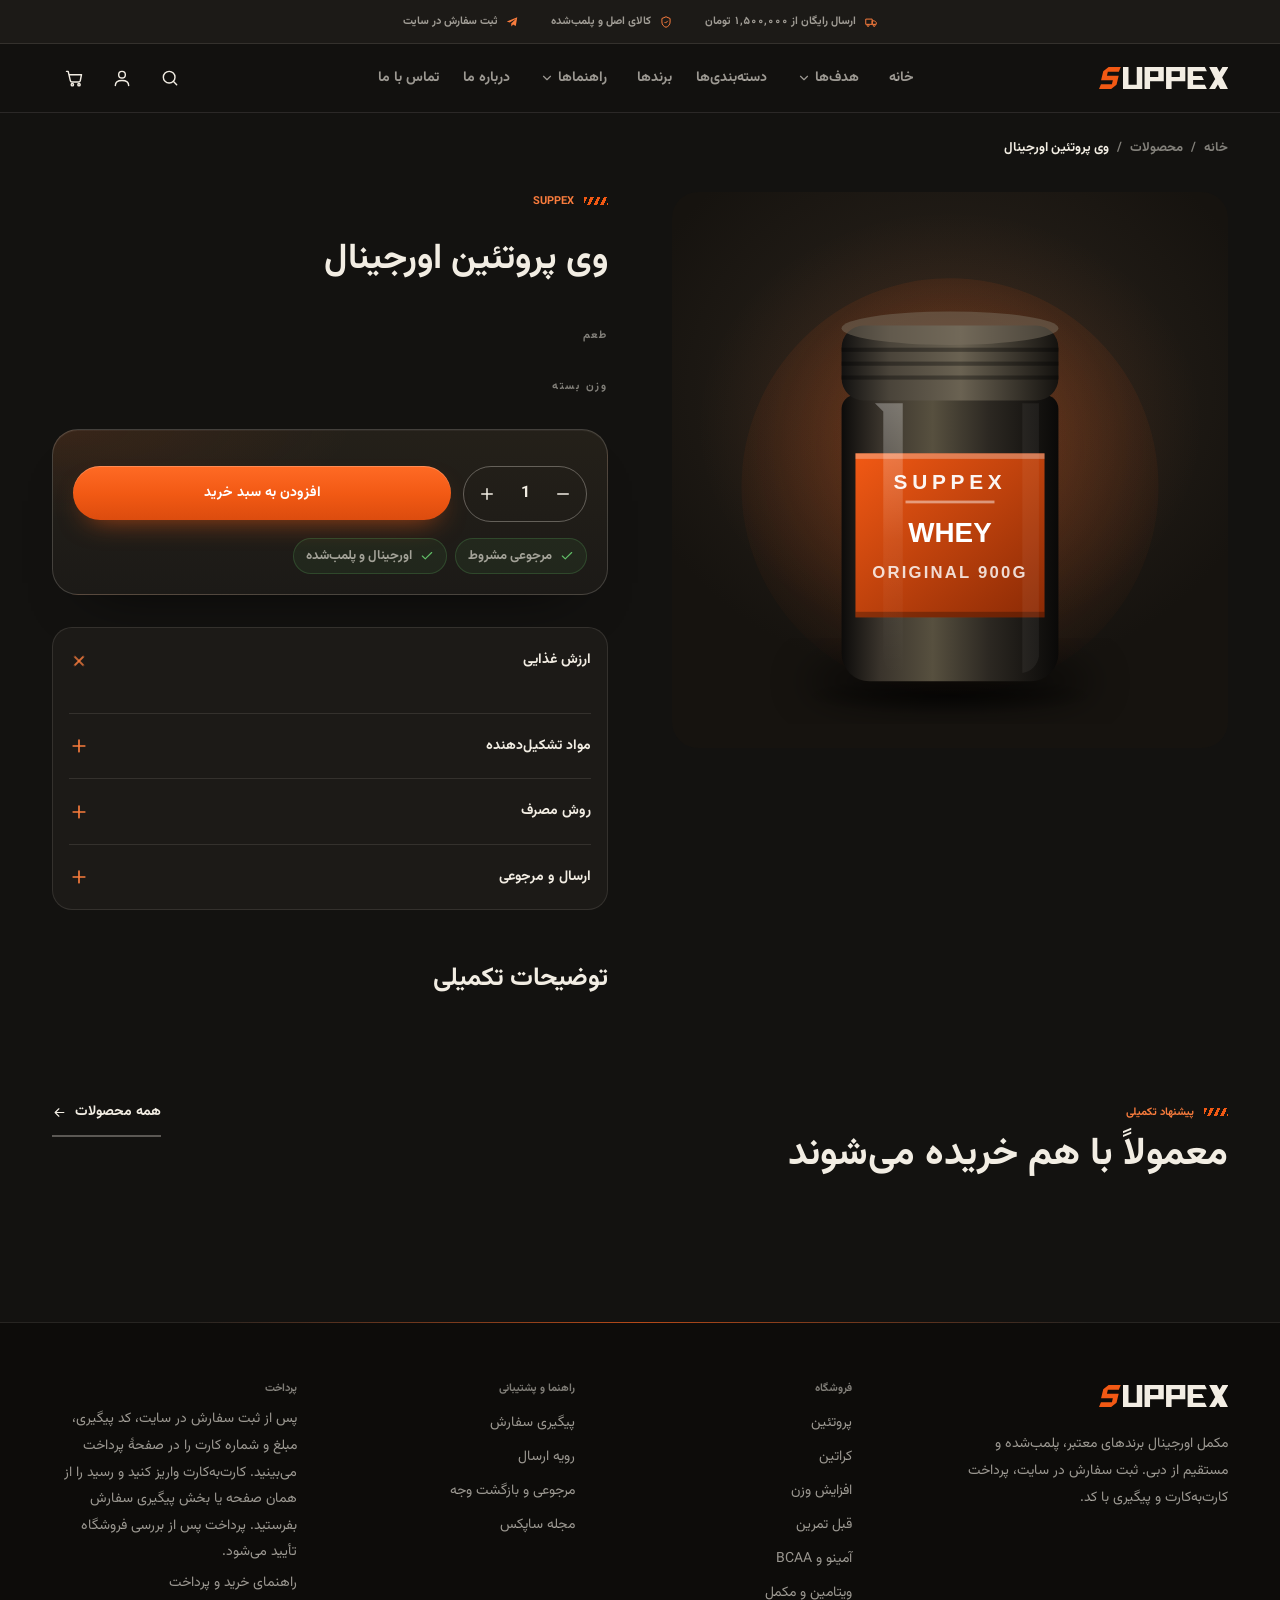
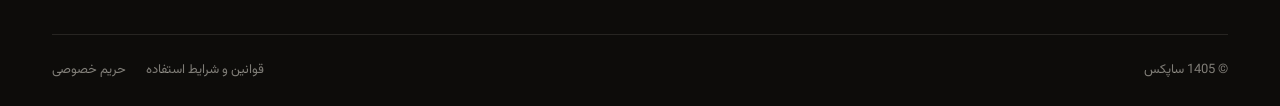
<file: product.html>
<!DOCTYPE html>
<html lang="fa" dir="rtl">
<head>
<meta charset="utf-8">
<meta name="viewport" content="width=device-width, initial-scale=1">

<title>وی پروتئین اورجینال | SUPPEX</title>
<meta name="description" content="صفحه محصول ساپکس — مکمل اصل و پلمب‌شده برندهای معتبر، با قیمت روشن و ثبت سفارش در سایت و پرداخت کارت‌به‌کارت.">
<meta name="theme-color" content="#131210">

<meta property="og:type" content="product">
<meta property="og:site_name" content="SUPPEX">
<meta property="og:locale" content="fa_IR">
<meta property="og:title" content="وی پروتئین اورجینال | SUPPEX">
<meta property="og:description" content="مکمل اصل و پلمب‌شده برندهای معتبر، مستقیم از دبی. سفارش در تلگرام، پیگیری با کد.">
<meta property="og:image" content="assets/images/og-cover.png">
<meta property="og:image:width" content="1200">
<meta property="og:image:height" content="630">

<link rel="icon" href="assets/icons/favicon.svg" type="image/svg+xml">


<link rel="stylesheet" href="assets/css/tokens.css">
<link rel="stylesheet" href="assets/css/base.css">
<link rel="stylesheet" href="assets/css/components.css">
<link rel="stylesheet" href="assets/css/layout.css">

<!-- There used to be a Product block here. It described وی پروتئین
     اورجینال - name, description, SKU, price, InStock - and this one file
     serves every product through ?p=<slug>, so fourteen of the fifteen
     product pages published the wrong product's price and identifier to
     Google, Torob and Emalls, which rank on precisely those fields. All
     fifteen asserted InStock whatever the shelf said, and named SUPPEX as the
     BRAND, which is the manufacturer's role: these are sealed Optimum
     Nutrition and Dymatize tubs, and the tub the customer opens does not say
     SUPPEX on it.

     Deleted rather than corrected, because this file cannot know which
     product it is rendering - it has no PHP. product.php generates the real
     thing per product from the database, with the price it will actually
     charge and the availability it can actually honour, and that is the page
     the live site serves. No structured data beats structured data that is
     right one time in fifteen. -->
</head>

<body>
<a class="skip-link" href="#main">پرش به محتوای اصلی</a>

<!-- ══════════════════════════════════════ Announcement ═══ -->
<div class="announce">
  <div class="container announce__inner">
    <span class="announce__item">
      <svg viewBox="0 0 24 24" fill="none" stroke="currentColor" stroke-width="1.7" aria-hidden="true"><path d="M3 7h11v9H3zM14 10h4l3 3v3h-7z"/><circle cx="7" cy="18" r="1.6"/><circle cx="17.5" cy="18" r="1.6"/></svg>
      <span data-shipping-announcement>ارسال رایگان از <span class="num">۱,۵۰۰,۰۰۰</span> تومان</span>
    </span>
    <span class="announce__item announce__item--key">
      <svg viewBox="0 0 24 24" fill="none" stroke="currentColor" stroke-width="1.7" aria-hidden="true"><path d="M12 3l7 3v6c0 4.5-3 8-7 9-4-1-7-4.5-7-9V6l7-3z"/><path d="M9.5 12l1.8 1.8L15 10"/></svg>
      کالای اصل و پلمب‌شده
    </span>
    <span class="announce__item">
      <svg viewBox="0 0 24 24" fill="none" stroke="currentColor" stroke-width="1.7" aria-hidden="true"><path d="M21 4L3 11l5 1.8L19 6.5l-8.4 8.1.4 5 2.8-3.4L18.5 19z" fill="currentColor" stroke="none"/></svg>
      ثبت سفارش در سایت
    </span>
  </div>
</div>

<!-- ══════════════════════════════════════════ Header ═══ -->
<header class="header" data-header>
  <div class="container header__inner">

    <button class="icon-btn burger" type="button" data-open="nav" aria-label="باز کردن منو">
      <svg viewBox="0 0 24 24" fill="none" stroke="currentColor" stroke-width="1.7" stroke-linecap="round"><path d="M3 6h18M3 12h18M3 18h18"/></svg>
    </button>

    <a class="logo" href="index.html" aria-label="SUPPEX — صفحه اصلی">
      <!-- The orange S is the mark and the word's first letter: S + UPPEX,
           one S (the owner's choice, 2026-10-05). Below 340px the word goes
           and the S stays. No ® : nothing is registered. -->
      <svg class="logo__mark" viewBox="0 0 95.04 96" aria-hidden="true" focusable="false"><path fill="#F25914" d="M41.9 0 H95.04 L86.5 20.57 H38.67 L34.56 37.71 H85.99 L76.53 77.14 L53.14 96 H0 L8.54 75.43 H56.37 L60.48 58.29 H9.05 L18.51 18.86 Z"/></svg>
      <svg class="logo__text" viewBox="0 0 460 96" fill="currentColor" aria-hidden="true" focusable="false"><path d="M0 0 L24 0 L24 78 L60 78 L60 0 L84 0 L84 96 L0 96 Z"/><path fill-rule="evenodd" d="M94 0 L178 0 L178 62 L118 62 L118 96 L94 96 Z M118 18 L154 18 L154 44 L118 44 Z"/><path fill-rule="evenodd" d="M188 0 L272 0 L272 62 L212 62 L212 96 L188 96 Z M212 18 L248 18 L248 44 L212 44 Z"/><path d="M282 0 L357 0 L366 18 L306 18 L306 39 L344 39 L353 57 L306 57 L306 78 L357 78 L366 96 L282 96 Z"/><path d="M376 0 L410 0 L458 96 L424 96 Z M434 0 L460 0 L402 96 L376 96 Z"/></svg>
    </a>

    <nav class="nav" aria-label="ناوبری اصلی">
      <ul class="nav__list">
        <li><a class="nav__link" href="index.html">خانه</a></li>
        <!-- aria-current="page" was hardcoded here. This nav is now shared by
             the product, article, tracking, policy and journal pages, so a
             screen reader was told the user is on the products page on every
             one of them. Nothing sets it now, which is right for all of them:
             none IS the products listing - that lives on the home page. -->
        <li class="nav__item"><button class="nav__link nav__toggle" type="button" aria-expanded="false" aria-controls="nav-goals" data-nav-toggle>هدف‌ها<svg class="nav__chev" viewBox="0 0 24 24" aria-hidden="true" focusable="false"><path d="M6 9l6 6 6-6"/></svg></button><div class="nav__menu" id="nav-goals"><a class="nav__menu-link" href="goal.php?g=muscle"><span class="nav__menu-icon"><svg viewBox="0 0 24 24" width="1em" height="1em" fill="none" stroke="currentColor" stroke-width="1.7" stroke-linecap="round" stroke-linejoin="round" aria-hidden="true" focusable="false"><path d="M6.5 6.5v11M17.5 6.5v11M3.5 9.5v5M20.5 9.5v5M6.5 12h11"/></svg></span>عضله‌سازی</a><a class="nav__menu-link" href="goal.php?g=weight-gain"><span class="nav__menu-icon"><svg viewBox="0 0 24 24" width="1em" height="1em" fill="none" stroke="currentColor" stroke-width="1.7" stroke-linecap="round" stroke-linejoin="round" aria-hidden="true" focusable="false"><path d="M3 17l6-6 4 4 8-8"/><path d="M14 7h7v7"/></svg></span>افزایش وزن</a><a class="nav__menu-link" href="goal.php?g=strength"><span class="nav__menu-icon"><svg viewBox="0 0 24 24" width="1em" height="1em" fill="none" stroke="currentColor" stroke-width="1.7" stroke-linecap="round" stroke-linejoin="round" aria-hidden="true" focusable="false"><path d="M13 2L4.5 13.5H11L10 22l8.5-11.5H12L13 2z"/></svg></span>قدرت و انرژی تمرین</a><a class="nav__menu-link" href="goal.php?g=recovery"><span class="nav__menu-icon"><svg viewBox="0 0 24 24" width="1em" height="1em" fill="none" stroke="currentColor" stroke-width="1.7" stroke-linecap="round" stroke-linejoin="round" aria-hidden="true" focusable="false"><path d="M20 12a8 8 0 1 1-2.35-5.65"/><path d="M20 4v5h-5"/></svg></span>ریکاوری</a><a class="nav__menu-link" href="goal.php?g=health"><span class="nav__menu-icon"><svg viewBox="0 0 24 24" width="1em" height="1em" fill="none" stroke="currentColor" stroke-width="1.7" stroke-linecap="round" stroke-linejoin="round" aria-hidden="true" focusable="false"><path d="M12 20s-7-4.35-9-9.1C1.7 7.4 4 4 7.3 4c1.9 0 3.5 1 4.7 2.7C13.2 5 14.8 4 16.7 4 20 4 22.3 7.4 21 10.9 19 15.65 12 20 12 20z"/></svg></span>سلامت عمومی</a><a class="nav__menu-link nav__menu-link--all" href="index.html#goals">همه هدف‌ها</a></div></li>        <li><a class="nav__link" href="index.html#categories">دسته‌بندی‌ها</a></li>
        <li><a class="nav__link" href="brands.php">برندها</a></li>
        <li class="nav__item"><button class="nav__link nav__toggle" type="button" aria-expanded="false" aria-controls="nav-guides" data-nav-toggle>راهنماها<svg class="nav__chev" viewBox="0 0 24 24" aria-hidden="true" focusable="false"><path d="M6 9l6 6 6-6"/></svg></button><div class="nav__menu" id="nav-guides"><a class="nav__menu-link" href="category.php?c=protein#guide">راهنمای پروتئین</a><a class="nav__menu-link" href="category.php?c=creatine#guide">راهنمای کراتین</a><a class="nav__menu-link" href="category.php?c=mass-gainer#guide">راهنمای افزایش وزن</a><a class="nav__menu-link" href="category.php?c=pre-workout#guide">راهنمای قبل تمرین</a><a class="nav__menu-link" href="category.php?c=amino#guide">راهنمای آمینو و BCAA</a><a class="nav__menu-link" href="category.php?c=vitamins#guide">راهنمای ویتامین و مکمل</a><a class="nav__menu-link nav__menu-link--all" href="journal.php">مجله ساپکس</a></div></li>        <li><a class="nav__link" href="index.html#standard">درباره ما</a></li>
        <li><a class="nav__link" href="index.html#contact">تماس با ما</a></li>
      </ul>
    </nav>

    <div class="header__actions">
      <button class="icon-btn" type="button" data-open="search" aria-label="جستجو در محصولات">
        <svg viewBox="0 0 24 24" fill="none" stroke="currentColor" stroke-width="1.7" stroke-linecap="round"><circle cx="11" cy="11" r="7"/><path d="M20 20l-3.5-3.5"/></svg>
      </button>
      <a class="icon-btn" href="track.php" aria-label="پیگیری سفارش">
        <svg viewBox="0 0 24 24" fill="none" stroke="currentColor" stroke-width="1.7" stroke-linecap="round"><circle cx="12" cy="8" r="4"/><path d="M4 21c0-4 3.6-6 8-6s8 2 8 6"/></svg>
        <!-- Shown by app.js when the shop has moved this customer's order on
             since this device last looked. hidden rather than absent, so a
             browser with no JavaScript never shows an empty mark. -->
        <span class="icon-btn__dot" data-order-dot hidden
              aria-label="خبر تازه درباره سفارش شما" role="status"></span>
      </a>
      <button class="icon-btn" type="button" data-open="cart" aria-label="سبد خرید">
        <svg viewBox="0 0 24 24" fill="none" stroke="currentColor" stroke-width="1.7" stroke-linecap="round" stroke-linejoin="round"><path d="M3 4h2l2.6 11.2a2 2 0 0 0 2 1.6h7.9a2 2 0 0 0 2-1.5L21 8H6"/><circle cx="10" cy="20" r="1.4"/><circle cx="18" cy="20" r="1.4"/></svg>
        <span class="icon-btn__count num" data-cart-count hidden>0</span>
      </button>
    </div>
  </div>
</header>

<main id="main" data-product-page>
  <div class="container">

    <nav class="breadcrumb" aria-label="مسیر صفحه">
      <a href="index.html">خانه</a>
      <span aria-hidden="true">/</span>
      <a href="index.html#categories">محصولات</a>
      <span aria-hidden="true">/</span>
      <span aria-current="page" data-p-breadcrumb>وی پروتئین اورجینال</span>
    </nav>

    <!-- ═════════════════════════════════════ Product ═══ -->
    <article class="pdp">

      <!-- Gallery.
           The photograph opens the enlarged view - openLightbox() in app.js -
           and the arrows step through the pictures without leaving the page.
           On a desktop the whole column is its own scroll area: see
           .pdp__gallery in layout.css.

           The arrows and the magnifier start hidden, and app.js shows them
           once they work. A phone holding an older app.js in its cache got
           this page with a magnifier that did nothing and no arrows. -->
      <div class="pdp__gallery" data-gallery>
        <div class="gallery__main media media--1x1 media--lit" style="border-radius:var(--r-xl)" data-gallery-main>
          <img data-p-image src="assets/images/products/whey-original.svg" alt="وی پروتئین اورجینال" width="640" height="640" draggable="false">
          <div class="pcard__flags" data-p-flags style="inset-block-start:var(--sp-5);inset-inline:var(--sp-5)"></div>
          <button class="gallery__nav gallery__nav--prev" type="button" data-gallery-step="-1" aria-label="تصویر قبلی" hidden><svg viewBox="0 0 24 24" fill="none" stroke="currentColor" stroke-width="2" stroke-linecap="round" stroke-linejoin="round" aria-hidden="true" focusable="false"><path d="M9 6l6 6-6 6"/></svg></button>
          <button class="gallery__nav gallery__nav--next" type="button" data-gallery-step="1" aria-label="تصویر بعدی" hidden><svg viewBox="0 0 24 24" fill="none" stroke="currentColor" stroke-width="2" stroke-linecap="round" stroke-linejoin="round" aria-hidden="true" focusable="false"><path d="M15 6l-6 6 6 6"/></svg></button>
          <button class="gallery__zoom" type="button" data-gallery-open aria-label="نمایش بزرگ تصویر" hidden><svg viewBox="0 0 24 24" fill="none" stroke="currentColor" stroke-width="2" stroke-linecap="round" stroke-linejoin="round" aria-hidden="true" focusable="false"><circle cx="11" cy="11" r="7"/><path d="M20 20l-3.5-3.5M11 8v6M8 11h6"/></svg></button>
          <span class="gallery__count num" data-gallery-count hidden></span>
        </div>
        <div class="gallery__thumbs" data-p-thumbs></div>
      </div>

      <!-- Buy box -->
      <div class="pdp__info">
        <p class="u-eyebrow" data-p-eyebrow>SUPPEX</p>
        <h1 class="u-h1 pdp__title" data-p-title>وی پروتئین اورجینال</h1>

        <div class="row" style="gap:14px" data-p-rating></div>

        <div class="pdp__field">
          <span class="pdp__field-label">طعم</span>
          <div class="row" style="gap:8px" data-p-flavors></div>
        </div>

        <!-- Axes beyond size and flavour, built by app.js from the
             product's own attributes. Empty, and hidden, for a product
             that has none - which is every product until one is given
             an attribute in the panel. -->
        <div class="pdp__field" data-p-attrs-field hidden>
          <div data-p-attrs></div>
        </div>

        <div class="pdp__field">
          <span class="pdp__field-label">وزن بسته</span>
          <div class="stack" style="--gap:10px" data-p-sizes></div>
        </div>

        <!-- The price follows the choices it depends on and sits on the button
             it leads to: flavour, then size, then what that costs, then
             «افزودن به سبد خرید». Above the flavours it read as the price of
             something not yet chosen, and the owner asked for this order. -->
        <!-- The price, the quantity, the button and the two lines under it are
             one decision, so they sit in one panel (.pdp__purchase). -->
        <div class="pdp__purchase">
        <div class="price price--lg" data-p-price></div>

        <div class="pdp__buy">
          <div class="qty" data-p-qty>
            <button type="button" data-step="-1" aria-label="کاهش تعداد">
              <svg viewBox="0 0 24 24" fill="none" stroke="currentColor" stroke-width="2" stroke-linecap="round" width="18" height="18"><path d="M5 12h14"/></svg>
            </button>
            <span class="qty__val num" data-qty-val aria-live="polite">1</span>
            <button type="button" data-step="1" aria-label="افزایش تعداد">
              <svg viewBox="0 0 24 24" fill="none" stroke="currentColor" stroke-width="2" stroke-linecap="round" width="18" height="18"><path d="M12 5v14M5 12h14"/></svg>
            </button>
          </div>
          <button class="btn btn--primary" type="button" data-p-add>افزودن به سبد خرید</button>
        </div>
        <p class="u-sm u-muted" data-p-inquiry-note hidden>موجودی این انتخاب باید بررسی شود. درخواست را در سایت ثبت کنید؛ پاسخ حداکثر تا ۳۰ دقیقه در صفحهٔ پیگیری، خرید پس از تأیید موجودی.</p>

        <div class="pdp__assur">
          <span><svg viewBox="0 0 24 24" fill="none" stroke="currentColor" stroke-width="2" stroke-linecap="round" stroke-linejoin="round"><path d="M20 6L9 17l-5-5"/></svg> مرجوعی مشروط</span>
          <span><svg viewBox="0 0 24 24" fill="none" stroke="currentColor" stroke-width="2" stroke-linecap="round" stroke-linejoin="round"><path d="M20 6L9 17l-5-5"/></svg> اورجینال و پلمب‌شده</span>
        </div>

        </div>
        <!-- Details -->
        <div class="acc" style="margin-top:12px">
          <div class="acc__item is-open">
            <button class="acc__trigger" type="button" aria-expanded="true">
              ارزش غذایی
              <svg class="acc__icon" viewBox="0 0 24 24" fill="none" stroke="currentColor" stroke-width="2" stroke-linecap="round" aria-hidden="true"><path d="M12 5v14M5 12h14"/></svg>
            </button>
            <div class="acc__panel"><div><div class="acc__body" data-p-nutrition></div></div></div>
          </div>

          <div class="acc__item">
            <button class="acc__trigger" type="button" aria-expanded="false">
              مواد تشکیل‌دهنده
              <svg class="acc__icon" viewBox="0 0 24 24" fill="none" stroke="currentColor" stroke-width="2" stroke-linecap="round" aria-hidden="true"><path d="M12 5v14M5 12h14"/></svg>
            </button>
            <div class="acc__panel"><div><p class="acc__body acc__body--lines" data-p-ingredients></p></div></div>
          </div>

          <div class="acc__item">
            <button class="acc__trigger" type="button" aria-expanded="false">
              روش مصرف
              <svg class="acc__icon" viewBox="0 0 24 24" fill="none" stroke="currentColor" stroke-width="2" stroke-linecap="round" aria-hidden="true"><path d="M12 5v14M5 12h14"/></svg>
            </button>
            <div class="acc__panel"><div><p class="acc__body acc__body--lines" data-p-usage></p></div></div>
          </div>

          <div class="acc__item">
            <button class="acc__trigger" type="button" aria-expanded="false">
              ارسال و مرجوعی
              <svg class="acc__icon" viewBox="0 0 24 24" fill="none" stroke="currentColor" stroke-width="2" stroke-linecap="round" aria-hidden="true"><path d="M12 5v14M5 12h14"/></svg>
            </button>
            <div class="acc__panel"><div><p class="acc__body">
              <span data-shipping-policy>ارسال سفارش‌های <span class="num">۱,۵۰۰,۰۰۰</span> تومان و بیشتر رایگان است؛ برای سفارش‌های کمتر، <span class="num">۶۵,۰۰۰</span> تومان هزینهٔ ارسال محاسبه می‌شود.</span><br>
              تهران با پیک: ارسال در همان روز؛ تیپاکس: حدود ۲ روز؛ سایر استان‌ها: ۲ تا ۳ روز. هماهنگی پس از تأیید پرداخت و موجودی.<br>
              مرجوعی طبق سیاست فروشگاه فقط با باز نشدن محصول و اثبات غیراصل‌بودن آن پذیرفته می‌شود؛ حقوق قانونی خریدار محفوظ است.
              <a href="page.php?p=shipping">جزئیات ارسال</a> · <a href="page.php?p=returns">شرایط مرجوعی</a>
            </p></div></div>
          </div>
        </div>

        <!-- The description used to sit between the price and the flavour
             chips. It is five or six lines of prose on most products, which
             put «افزودن به سبد خرید» the better part of a screen further
             down for somebody who had already decided what they wanted.

             Below the panels it is still on the page, still crawlable, and
             still the first thing an undecided reader reaches after the
             specification. It needs the heading because a paragraph that
             follows four collapsed panels with no label reads as an
             orphan. -->
        <section class="pdp__about" aria-labelledby="pdp-about">
          <h2 class="u-h3" id="pdp-about">توضیحات تکمیلی</h2>
          <p class="u-sm u-muted" data-p-desc></p>
          <ul data-p-features></ul>
        </section>
      </div>
    </article>

    <!-- ══════════════════════════════ Pairs well with ═══ -->
    <section class="section section--flush-top" aria-labelledby="rel-title">
      <div class="section__head">
        <div>
          <p class="u-eyebrow">پیشنهاد تکمیلی</p>
          <h2 class="u-h2" id="rel-title" style="margin-top:8px">معمولاً با هم خریده می‌شوند</h2>
        </div>
        <a class="link-more" href="index.html#featured">
          همه محصولات
          <svg viewBox="0 0 24 24" fill="none" stroke="currentColor" stroke-width="1.8" stroke-linecap="round" stroke-linejoin="round" aria-hidden="true"><path d="M5 12h14M13 6l6 6-6 6"/></svg>
        </a>
      </div>
      <div class="grid grid--products" data-related></div>
    </section>

  </div>
</main>

<!-- ══════════════════════════════════════════ Footer ═══ -->
<footer class="footer" id="contact">
  <div class="container">

    <!-- A newsletter form offering «۱۰٪ تخفیف اولین سفارش» stood here. No
         coupon mechanism exists anywhere in this codebase, so the discount
         could never be issued, and the submit handler answered «ایمیل شما ثبت
         شد» while discarding the address. A restock list is worth building for
         a shop that now counts its stock - with a table behind it. -->

    <!-- Measured at 1327px tall on a 640px screen before this rewrite. Three of
         the twenty-five links were in a column AND in the legal row below it;
         a bordered payment box stretched its whole grid row to 580px and left
         the column beside it two thirds empty; and a 128px ghost wordmark sat
         under the lot. The destinations are all still here, once each. -->
    <div class="footer__cols">
      <div class="footer__col">
        <a class="logo" href="index.html" aria-label="SUPPEX">
          <!-- The ® is gone: nothing is registered. ™ would be free to use
               but claims a trademark nobody has asserted either. -->
          <svg class="logo__mark" viewBox="0 0 95.04 96" aria-hidden="true" focusable="false"><path fill="#F25914" d="M41.9 0 H95.04 L86.5 20.57 H38.67 L34.56 37.71 H85.99 L76.53 77.14 L53.14 96 H0 L8.54 75.43 H56.37 L60.48 58.29 H9.05 L18.51 18.86 Z"/></svg>
          <svg class="logo__text" viewBox="0 0 460 96" fill="currentColor" aria-hidden="true" focusable="false"><path d="M0 0 L24 0 L24 78 L60 78 L60 0 L84 0 L84 96 L0 96 Z"/><path fill-rule="evenodd" d="M94 0 L178 0 L178 62 L118 62 L118 96 L94 96 Z M118 18 L154 18 L154 44 L118 44 Z"/><path fill-rule="evenodd" d="M188 0 L272 0 L272 62 L212 62 L212 96 L188 96 Z M212 18 L248 18 L248 44 L212 44 Z"/><path d="M282 0 L357 0 L366 18 L306 18 L306 39 L344 39 L353 57 L306 57 L306 78 L357 78 L366 96 L282 96 Z"/><path d="M376 0 L410 0 L458 96 L424 96 Z M434 0 L460 0 L402 96 L376 96 Z"/></svg>
        </a>
        <p class="u-sm u-muted" style="margin-top:14px;max-width:34ch">
          مکمل اورجینال برندهای معتبر، پلمب‌شده و مستقیم از دبی. ثبت سفارش در سایت، پرداخت کارت‌به‌کارت و پیگیری با کد.
        </p>
        <!-- Every icon was href="#" on a shop whose customers arrive from
             Instagram and Telegram. They are filled by app.js from ?r=config
             and each one stays hidden until its URL is set in the panel, so an
             account the owner does not have never shows a dead icon - and one
             opened later needs no developer. hidden, not display:none, so it
             is out of the accessibility tree too.

             Three of these marks were wrong rather than merely plain. WhatsApp
             was a speech bubble with an arc where the handset belongs;
             Telegram was a solid quadrilateral with no fold, so the plane read
             as a sliver at 17px; and Aparat was a play triangle inside a
             rounded rectangle, which is YouTube's mark and points a visitor at
             the wrong brand entirely. Bale is new: the shop takes orders
             there, the panel has had a field for it all along, and the footer
             had nowhere to put it. -->
        <div class="socials" data-socials>
          <a data-social="instagram" aria-label="اینستاگرام" hidden><svg viewBox="0 0 24 24" fill="none" stroke="currentColor" stroke-width="1.7"><rect x="3" y="3" width="18" height="18" rx="5"/><circle cx="12" cy="12" r="4"/><circle cx="17.2" cy="6.8" r="1.1" fill="currentColor" stroke="none"/></svg></a>
          <a data-social="telegram" aria-label="تلگرام" hidden><svg viewBox="0 0 24 24" fill="currentColor"><path d="M21.6 3.2 2.6 10.5c-.8.3-.8 1.4 0 1.7l4.5 1.6 1.8 5.5c.2.7 1.1.9 1.6.3l2.4-2.7 4.6 3.4c.6.4 1.4.1 1.5-.6l3-14.7c.2-.8-.6-1.5-1.4-1.2zM8.6 13.1l9.2-5.6-7.4 6.9-.3 3.3-1.5-4.6z"/></svg></a>
          <a data-social="bale" aria-label="بله" hidden><svg viewBox="0 0 24 24" fill="none" stroke="currentColor" stroke-width="1.7" stroke-linecap="round" stroke-linejoin="round"><path d="M21 11.5a8.5 8.5 0 0 1-12.3 7.6L3 21l1.9-5.6A8.5 8.5 0 1 1 21 11.5z"/><path d="M8.3 11.6l2.6 2.6 4.8-5"/></svg></a>
          <a data-social="whatsapp" aria-label="واتس‌اپ" hidden><svg viewBox="0 0 24 24" fill="currentColor"><path d="M12.03 2A9.9 9.9 0 0 0 3.6 17.1L2.05 21.4a.5.5 0 0 0 .62.63l4.42-1.5A9.9 9.9 0 1 0 12.03 2zm0 1.8a8.1 8.1 0 1 1-4.2 15.03.9.9 0 0 0-.75-.08l-2.72.92.95-2.62a.9.9 0 0 0-.08-.78A8.1 8.1 0 0 1 12.03 3.8zM8.9 7.3c-.2 0-.5.07-.77.36-.26.29-1 .98-1 2.38s1.03 2.76 1.17 2.95c.14.2 1.98 3.15 4.9 4.29 2.42.94 2.92.76 3.45.71.53-.05 1.7-.69 1.94-1.36.24-.67.24-1.24.17-1.36-.07-.12-.26-.2-.55-.34-.29-.15-1.7-.84-1.96-.93-.26-.1-.46-.15-.65.14-.19.29-.74.93-.91 1.12-.17.2-.34.22-.63.07-.29-.14-1.22-.45-2.32-1.43-.86-.76-1.44-1.7-1.6-1.99-.17-.29-.02-.44.13-.59.13-.13.29-.34.43-.5.15-.17.19-.29.29-.49.1-.19.05-.36-.02-.5-.07-.15-.64-1.57-.9-2.14-.22-.5-.44-.44-.6-.45l-.51-.01z"/></svg></a>
          <a data-social="aparat" aria-label="آپارات" hidden><svg viewBox="0 0 24 24" fill="none" stroke="currentColor" stroke-width="1.8"><circle cx="12" cy="12" r="7.6"/><circle cx="12" cy="12" r="2.4"/><g fill="currentColor" stroke="none"><circle cx="12" cy="2.6" r="2.2"/><circle cx="12" cy="21.4" r="2.2"/><circle cx="2.6" cy="12" r="2.2"/><circle cx="21.4" cy="12" r="2.2"/></g></svg></a>
        </div>
        <!-- The ways to reach the shop, under its social circles (moved out of
             «راهنما و پشتیبانی» at the owner's request, 2026-10-05). Before
             buying, not only after: this shop's whole funnel is a chat, so the
             chat belongs here rather than only behind the checkout button.
             app.js fills and unhides each row from the panel's settings; one
             that is not filled in is never printed. -->
        <ul class="footer__contact">
          <li hidden data-ask><a>پرسیدن قبل از خرید</a></li>
          <li hidden data-contact="phone"><a dir="ltr" class="num"></a></li>
          <li hidden data-contact="email"><a dir="ltr"></a></li>
        </ul>
      </div>

      <nav class="footer__col" aria-labelledby="f-shop">
        <h3 id="f-shop">فروشگاه</h3>
        <ul>
          <!-- These six labels were always the six CATEGORIES. They linked to
               one arbitrary product each because a category had no URL; now
               they point at what they are named after. Also sturdier: a
               product slug can be renamed or the product discontinued, and
               then the footer of every page on the site points at a 404. -->
          <li><a href="category.php?c=protein">پروتئین</a></li>
          <li><a href="category.php?c=creatine">کراتین</a></li>
          <li><a href="category.php?c=mass-gainer">افزایش وزن</a></li>
          <li><a href="category.php?c=pre-workout">قبل تمرین</a></li>
          <li><a href="category.php?c=amino">آمینو و BCAA</a></li>
          <li><a href="category.php?c=vitamins">ویتامین و مکمل</a></li>
        </ul>
      </nav>

      <nav class="footer__col" aria-labelledby="f-help">
        <!-- «درباره ساپکس» and «پشتیبانی» were two columns holding eight links
             between them, three of which were repeated in the legal row below.
             They are one column now. «استاندارد ما» is the only destination
             that did not survive: it was an anchor to a section of the home
             page, which is not what somebody opens a footer looking for. -->
        <h3 id="f-help">راهنما و پشتیبانی</h3>
        <ul>
          <!-- Order tracking first: it is the thing somebody who has already
               paid actually came back for. -->
          <li><a href="track.php">پیگیری سفارش</a></li>
          <li><a href="page.php?p=shipping">رویه ارسال</a></li>
          <li><a href="page.php?p=returns">مرجوعی و بازگشت وجه</a></li>
          <li><a href="journal.php">مجله ساپکس</a></li>
        </ul>
      </nav>

      <div class="footer__col">
        <!-- These were three empty dashed boxes. One said «درگاه امن», and
             config.js states in its own words that this phase deliberately has
             no payment gateway - so the badge advertised something that does
             not exist. The other two were seals the shop has not been granted.
             What replaces them is the thing that is both true and reassuring:
             how paying actually works here.

             It used to be a bordered box hanging off the bottom of the support
             column, which stretched that grid row to 580px on a phone. Same
             words, its own column.

             When نماد اعتماد الکترونیکی and ساماندهی are really issued, their
             own script tags go back in this block - a trust seal is a code
             snippet from the issuer, never a box we draw ourselves. -->
        <h3>پرداخت</h3>
        <p>
          پس از ثبت سفارش در سایت، کد پیگیری، مبلغ و شماره کارت را در صفحهٔ پرداخت
          می‌بینید. کارت‌به‌کارت واریز کنید و رسید را از همان صفحه یا بخش پیگیری سفارش
          بفرستید. پرداخت پس از بررسی فروشگاه تأیید می‌شود.
        </p>
        <a href="page.php?p=faq">راهنمای خرید و پرداخت</a>
      </div>
    </div>

    <!-- An oversized ghost «SUPPEX» wordmark stood here, 128px tall on a phone
         and up to 208px on a desktop. In a footer the owner had just called too
         long, decoration is the first thing to go. -->

    <div class="footer__legal">
      <!-- «شرکت مکمل‌های ورزشی ساپکس» named a company that is not
           registered. Confirmed with the owner: it is one person trading under
           a name, which is what this now says. -->
      <span>© <span class="num" data-year>2026</span> ساپکس</span>
      <nav aria-label="پیوندهای حقوقی">
        <!-- «قوانین و مقررات» and «شرایط استفاده» were two links to the same
             document that did not exist. «مرجوعی» was a third link to a page
             the column above already reaches. -->
        <a href="page.php?p=terms">قوانین و شرایط استفاده</a>
        <a href="page.php?p=privacy">حریم خصوصی</a>
      </nav>
    </div>

  </div>
</footer>

<!-- ═══════════════════════════════════════ Overlays ═══ -->
<div class="scrim" data-scrim></div>

<nav class="mobile-nav" data-mobile-nav aria-label="ناوبری موبایل">
  <div class="row row--between" style="margin-bottom:14px">
    <svg class="mobile-nav__logo" viewBox="0 0 561.04 96" fill="currentColor" role="img" aria-label="SUPPEX"><path fill="#F25914" d="M41.9 0 H95.04 L86.5 20.57 H38.67 L34.56 37.71 H85.99 L76.53 77.14 L53.14 96 H0 L8.54 75.43 H56.37 L60.48 58.29 H9.05 L18.51 18.86 Z"/><path d="M101.04 0 L125.04 0 L125.04 78 L161.04 78 L161.04 0 L185.04 0 L185.04 96 L101.04 96 Z"/><path fill-rule="evenodd" d="M195.04 0 L279.04 0 L279.04 62 L219.04 62 L219.04 96 L195.04 96 Z M219.04 18 L255.04 18 L255.04 44 L219.04 44 Z"/><path fill-rule="evenodd" d="M289.04 0 L373.04 0 L373.04 62 L313.04 62 L313.04 96 L289.04 96 Z M313.04 18 L349.04 18 L349.04 44 L313.04 44 Z"/><path d="M383.04 0 L458.04 0 L467.04 18 L407.04 18 L407.04 39 L445.04 39 L454.04 57 L407.04 57 L407.04 78 L458.04 78 L467.04 96 L383.04 96 Z"/><path d="M477.04 0 L511.04 0 L559.04 96 L525.04 96 Z M535.04 0 L561.04 0 L503.04 96 L477.04 96 Z"/></svg>
    <button class="icon-btn" type="button" data-close aria-label="بستن منو">
      <svg viewBox="0 0 24 24" fill="none" stroke="currentColor" stroke-width="1.7" stroke-linecap="round"><path d="M6 6l12 12M18 6L6 18"/></svg>
    </button>
  </div>
    <a class="mobile-nav__link" href="index.html" data-close>خانه</a>
  <details class="mobile-nav__group"><summary class="mobile-nav__link">هدف‌ها</summary><div class="mobile-nav__sub"><a class="mobile-nav__sublink" href="goal.php?g=muscle" data-close>عضله‌سازی</a><a class="mobile-nav__sublink" href="goal.php?g=weight-gain" data-close>افزایش وزن</a><a class="mobile-nav__sublink" href="goal.php?g=strength" data-close>قدرت و انرژی تمرین</a><a class="mobile-nav__sublink" href="goal.php?g=recovery" data-close>ریکاوری</a><a class="mobile-nav__sublink" href="goal.php?g=health" data-close>سلامت عمومی</a><a class="mobile-nav__sublink" href="index.html#goals" data-close>همه هدف‌ها</a></div></details>  <a class="mobile-nav__link" href="index.html#categories" data-close>دسته‌بندی‌ها</a>
  <a class="mobile-nav__link" href="brands.php" data-close>برندها</a>
  <details class="mobile-nav__group"><summary class="mobile-nav__link">راهنماها</summary><div class="mobile-nav__sub"><a class="mobile-nav__sublink" href="category.php?c=protein#guide" data-close>راهنمای پروتئین</a><a class="mobile-nav__sublink" href="category.php?c=creatine#guide" data-close>راهنمای کراتین</a><a class="mobile-nav__sublink" href="category.php?c=mass-gainer#guide" data-close>راهنمای افزایش وزن</a><a class="mobile-nav__sublink" href="category.php?c=pre-workout#guide" data-close>راهنمای قبل تمرین</a><a class="mobile-nav__sublink" href="category.php?c=amino#guide" data-close>راهنمای آمینو و BCAA</a><a class="mobile-nav__sublink" href="category.php?c=vitamins#guide" data-close>راهنمای ویتامین و مکمل</a><a class="mobile-nav__sublink" href="journal.php" data-close>مجله ساپکس</a></div></details>  <a class="mobile-nav__link" href="index.html#standard" data-close>درباره ما</a>
  <a class="mobile-nav__link" href="#contact" data-close>تماس با ما</a>
</nav>

<aside class="drawer" data-drawer aria-label="سبد خرید">
  <div class="drawer__head">
    <h2 class="u-h3">سبد خرید</h2>
    <button class="icon-btn" type="button" data-close aria-label="بستن سبد خرید">
      <svg viewBox="0 0 24 24" fill="none" stroke="currentColor" stroke-width="1.7" stroke-linecap="round"><path d="M6 6l12 12M18 6L6 18"/></svg>
    </button>
  </div>
  <div class="drawer__body" data-cart-items></div>
  <div class="drawer__foot">
    <p class="drawer__hint" data-cart-hint></p>
    <div class="drawer__row">
      <span class="u-muted">جمع کالاها</span>
      <strong><span class="num" data-cart-subtotal>0</span> تومان</strong>
    </div>
    <div class="drawer__row">
      <span class="u-muted">هزینه ارسال</span>
      <strong data-cart-shipping>—</strong>
    </div>
    <div class="drawer__row drawer__row--total">
      <span>مبلغ قابل پرداخت</span>
      <strong><span class="num" data-cart-total>0</span> تومان</strong>
    </div>
    <button class="btn btn--primary btn--block" type="button" data-checkout disabled>ادامه فرآیند خرید</button>
  </div>
</aside>

<div class="search" data-search role="dialog" aria-modal="true" aria-label="جستجوی محصولات">
  <div class="search__panel">
    <div class="search__field">
      <svg viewBox="0 0 24 24" fill="none" stroke="currentColor" stroke-width="1.7" stroke-linecap="round" aria-hidden="true"><circle cx="11" cy="11" r="7"/><path d="M20 20l-3.5-3.5"/></svg>
      <label class="sr-only" for="search-input">جستجو</label>
      <input id="search-input" type="search" data-search-input placeholder="مثلاً وی پروتئین، کراتین یا BCAA…" autocomplete="off">
      <button class="icon-btn" type="button" data-close aria-label="بستن جستجو" style="margin-inline-end:6px">
        <svg viewBox="0 0 24 24" fill="none" stroke="currentColor" stroke-width="1.7" stroke-linecap="round"><path d="M6 6l12 12M18 6L6 18"/></svg>
      </button>
    </div>
    <div class="search__results" data-search-results>
      <p class="u-sm u-dim" style="padding:12px 4px">نام محصول، برند یا دسته‌بندی را بنویسید.</p>
    </div>
  </div>
</div>

<div class="toast-stack" data-toasts aria-live="polite"></div>

<script src="assets/js/config.js?v=20260925"></script>
<script src="assets/js/catalog.js?v=20260925"></script>
<script src="assets/js/repo.js?v=20260925"></script>
<script src="assets/js/store.js?v=20260925"></script>
<script src="assets/js/ui.js?v=20260925"></script>
<script src="assets/js/app.js?v=20260925"></script>
</body>
</html>
</file>
<file: assets/css/tokens.css>
/* --------------------------------------------------------------------------
   Fonts, served from this origin
   --------------------------------------------------------------------------
   Not from fonts.googleapis.com. The audience is inside Iran, where that host
   is unreliable to unreachable, and a render-blocking stylesheet on a host that
   black-holes means first paint waits for a network timeout on every page.

   font-display: swap throughout: the text is readable in a fallback face
   immediately and reflows once, which is the right trade for a shop whose
   visitors arrive from a link and decide in seconds.
   -------------------------------------------------------------------------- */

@font-face {
  font-family: 'Vazirmatn';
  src: url('../fonts/Vazirmatn-Regular.woff2') format('woff2');
  font-weight: 400;
  font-style: normal;
  font-display: swap;
}
@font-face {
  font-family: 'Vazirmatn';
  src: url('../fonts/Vazirmatn-Bold.woff2') format('woff2');
  font-weight: 700;
  font-style: normal;
  font-display: swap;
}
/* 500, 600, 800 and 900 are asked for in places; the browser synthesises them
   from these two rather than downloading four more files for a difference
   nobody would notice at these sizes. */

/* One variable file covers the whole weight range - that is what Google serves
   for Archivo, and the 400 and 700 downloads were byte-identical. */
@font-face {
  font-family: 'Archivo';
  src: url('../fonts/archivo-var.woff2') format('woff2-variations');
  font-weight: 100 900;
  font-style: normal;
  font-display: swap;
}
@font-face {
  font-family: 'Archivo Black';
  src: url('../fonts/archivoblack-400.woff2') format('woff2');
  font-weight: 400;
  font-style: normal;
  font-display: swap;
}
@font-face {
  font-family: 'Instrument Serif';
  src: url('../fonts/instrumentserif-400.woff2') format('woff2');
  font-weight: 400;
  font-style: normal;
  font-display: swap;
}

/* ==========================================================================
   SUPPEX — Design Tokens
   Direction A "Premium". Single source of truth for the whole prototype.
   Change a value here and it propagates everywhere — no component hard-codes
   a colour, radius or step of the spacing scale.

   Colours are authored in oklch (perceptually uniform, as in the reference
   designs). Each token is declared twice: an sRGB hex fallback first, then the
   oklch value. Browsers without oklch simply keep the hex.
   ========================================================================== */

:root {
  /* --- Brand ------------------------------------------------------------ */
  --accent:          #F25914;
  --accent:          oklch(0.66 0.20 40);      /* copper-brick, primary CTA  */
  --accent-hover:    #D9480F;
  --accent-hover:    oklch(0.60 0.19 38);
  --accent-deep:     #9F3501;
  --accent-deep:     oklch(0.48 0.15 40);      /* accent on light panels     */
  /* Behind SMALL white text. White on --accent is 3.4:1, fine for a button's
     large bold label and short of the 4.5:1 WCAG asks of small text -
     PageSpeed failed the active filter chip and the «−۵٪» badges on it.
     A shade deeper on the same hue: 4.65:1. */
  --accent-ink:      #D14300;
  --accent-ink:      oklch(0.58 0.19 40);
  --amber:           #F97C3D;
  --amber:           oklch(0.72 0.17 45);      /* ratings, editorial accents */
  --success:         #61BD67;
  --success:         oklch(0.72 0.15 145);     /* stock status only          */

  /* --- Surfaces (warm graphite — never pure black) ---------------------- */
  --bg:              #131210;
  --surface:         #1C1A17;                  /* cards                      */
  --surface-2:       #242019;                  /* image wells, insets        */
  --surface-3:       #2C2721;                  /* hover / raised             */
  --footer-bg:       #0D0C0A;
  --inverse-bg:      #F2EDE3;                  /* light panels (bundle, etc) */
  --inverse-text:    #16130E;

  /* --- Text ------------------------------------------------------------- */
  --text:            #F2EDE3;
  --text-muted:      rgba(242, 237, 227, 0.62);
  /* 0.50 is the lowest opacity that clears 4.5:1 on every ground this
     theme uses. It was 0.45, which measured 4.0. */
  --text-dim:        rgba(242, 237, 227, 0.50);
  /* For incidental marks only, where 3:1 is the floor - reached at 0.37.
     It was 0.28, which measured 2.3. Anything a customer needs to read
     belongs on --text-dim instead. */
  --text-faint:      rgba(242, 237, 227, 0.38);

  /* --- Lines ------------------------------------------------------------ */
  --line:            rgba(242, 237, 227, 0.11);
  --line-mid:        rgba(242, 237, 227, 0.18);
  --line-strong:     rgba(242, 237, 227, 0.32);

  /* --- Typography ------------------------------------------------------- */
  /* Split by script, not by role: Persian copy is set in Vazirmatn, and every
     Latin run — brand marks, product names, numerals — keeps Archivo.
     Note there is deliberately no font-weight token for the display role.
     'Archivo Black' is a single-weight family registered at 400, so asking for
     900 would make the browser fake the bolding on a face that is already
     black. The rules that use --font-display therefore set no weight at all. */
  --font-fa:      'Vazirmatn', system-ui, sans-serif;                  /* Persian UI + body   */
  --font-lat:     'Archivo', 'Vazirmatn', system-ui, sans-serif;       /* Latin product names */
  --font-display: 'Archivo Black', 'Vazirmatn', system-ui, sans-serif; /* logo, numerals      */
  --font-serif:   'Instrument Serif', Georgia, serif;                  /* editorial accent    */

  /* Fluid type scale — every heading interpolates between mobile and desktop */
  --fs-display: clamp(2.6rem, 1.4rem + 5.4vw, 5.6rem);
  --fs-h1:      clamp(2.1rem, 1.3rem + 3.6vw, 3.6rem);
  /* A section's title, a step quieter than it was (2.85rem): with every
     section shouting at the same size, none of them stood out. */
  --fs-h2:      clamp(1.6rem, 1.15rem + 1.9vw, 2.4rem);
  --fs-h3:      clamp(1.25rem, 1.05rem + 0.9vw, 1.6rem);
  --fs-lead:    clamp(1rem, 0.94rem + 0.3vw, 1.125rem);
  --fs-body:    0.975rem;
  --fs-sm:      0.875rem;
  --fs-xs:      0.8125rem;
  --fs-eyebrow: 0.6875rem;

  --lh-tight: 1.05;
  --lh-snug:  1.3;
  --lh-body:  1.75;   /* Persian needs more leading than Latin */
  --ls-eyebrow: 0.16em;

  /* --- Spacing scale (4px base) ----------------------------------------- */
  --sp-1: 0.25rem;  --sp-2: 0.5rem;   --sp-3: 0.75rem;  --sp-4: 1rem;
  --sp-5: 1.25rem;  --sp-6: 1.5rem;   --sp-8: 2rem;     --sp-10: 2.5rem;
  --sp-12: 3rem;    --sp-16: 4rem;    --sp-20: 5rem;    --sp-24: 6rem;

  /* Section rhythm scales with viewport so mobile isn't over-padded */
  --section-y: clamp(3rem, 1.75rem + 4.6vw, 5rem);
  --gutter:    clamp(1.15rem, 0.6rem + 2.2vw, 2rem);
  --container: 1240px;
  --grid-gap:  clamp(0.75rem, 0.35rem + 1.4vw, 1.125rem);

  /* --- Radii ------------------------------------------------------------ */
  --r-sm:   10px;
  --r-md:   14px;
  --r-lg:   20px;
  --r-xl:   26px;
  --r-pill: 999px;

  /* --- Elevation -------------------------------------------------------- */
  --shadow-sm: 0 2px 8px rgba(0, 0, 0, 0.28);
  --shadow-md: 0 12px 28px rgba(0, 0, 0, 0.38);
  --shadow-lg: 0 22px 60px rgba(0, 0, 0, 0.5);
  --glow:      0 0 0 1px rgba(242, 89, 20, 0.35), 0 8px 30px rgba(242, 89, 20, 0.18);

  /* --- Energy ----------------------------------------------------------
     Direction A is the base; these are the controlled borrowings from the
     "hardcore gym" direction — diagonal hazard lines, a faster ticker and
     oversized display numerals. Everything energetic is dialled from here,
     so the intensity can be turned up or down in one place rather than
     hunted through the stylesheets. */
  --energy-angle:  115deg;
  --energy-line:   rgba(242, 89, 20, 0.14);  /* diagonal rule on dark panels */
  --ticker-speed:  20s;                      /* was 32s in the calm variant  */
  --cut:           clamp(15px, 3vw, 38px);   /* clipped corner on the promo  */

  /* --- Motion ----------------------------------------------------------- */
  --ease:      cubic-bezier(0.22, 0.61, 0.36, 1);
  --ease-out:  cubic-bezier(0.16, 1, 0.3, 1);
  --dur-fast:  0.18s;
  --dur:       0.28s;
  --dur-slow:  0.6s;

  /* --- Layering --------------------------------------------------------- */
  --z-sticky: 50;
  --z-drawer: 90;
  --z-modal:  100;
  --z-toast:  110;
}

/* Motion is a garnish, never a dependency: everything must remain usable
   and legible when the user asks the OS to reduce it. */
@media (prefers-reduced-motion: reduce) {
  :root { --dur-fast: 0.01ms; --dur: 0.01ms; --dur-slow: 0.01ms; }
  *, *::before, *::after {
    animation-duration: 0.01ms !important;
    animation-iteration-count: 1 !important;
    transition-duration: 0.01ms !important;
    scroll-behavior: auto !important;
  }
}
</file>
<file: assets/css/base.css>
/* ==========================================================================
   SUPPEX — Reset, document defaults, RTL typography
   ========================================================================== */

*, *::before, *::after { box-sizing: border-box; }

html {
  scroll-behavior: smooth;
  /* offset for the sticky header when jumping to #anchors */
  scroll-padding-top: 96px;
  -webkit-text-size-adjust: 100%;
}

body {
  margin: 0;
  background: var(--bg);
  color: var(--text);
  font-family: var(--font-fa);
  font-size: var(--fs-body);
  line-height: var(--lh-body);
  -webkit-font-smoothing: antialiased;
  -moz-osx-font-smoothing: grayscale;
  overflow-x: hidden;
}

body.is-locked { overflow: hidden; }

h1, h2, h3, h4, p, figure, blockquote { margin: 0; }
ul, ol { margin: 0; padding: 0; list-style: none; }
img, svg, video { display: block; max-width: 100%; }
img { height: auto; }

a { color: inherit; text-decoration: none; }

button, input, select, textarea {
  font: inherit;
  color: inherit;
  background: none;
  border: none;
}
button { cursor: pointer; }

::selection { background: var(--accent); color: #fff; }

/* --- Focus: invisible for mouse users, unmistakable for keyboard users --- */
:focus { outline: none; }
:focus-visible {
  outline: 2px solid var(--amber);
  outline-offset: 3px;
  border-radius: var(--r-sm);
}

/* --- Scrollbar ---------------------------------------------------------- */
::-webkit-scrollbar { width: 11px; height: 11px; }
::-webkit-scrollbar-track { background: var(--bg); }
::-webkit-scrollbar-thumb {
  background: var(--surface-3);
  border-radius: var(--r-pill);
  border: 3px solid var(--bg);
}
::-webkit-scrollbar-thumb:hover { background: var(--line-strong); }

/* ==========================================================================
   Typography roles
   The reference designs get their character from a two-voice headline:
   a heavy sans for the statement, a serif italic for the turn. Persian has no
   equivalent serif italic, so the second voice is rebuilt as a lighter weight
   in the accent colour — and Latin fragments still use the real serif.
   ========================================================================== */

.u-display {
  font-family: var(--font-fa);
  font-weight: 900;
  font-size: var(--fs-display);
  line-height: var(--lh-tight);
  letter-spacing: -0.02em;
}

.u-h1 { font-weight: 900; font-size: var(--fs-h1); line-height: 1.15; letter-spacing: -0.015em; }
.u-h2 { font-weight: 900; font-size: var(--fs-h2); line-height: 1.2;  letter-spacing: -0.015em; }
.u-h3 { font-weight: 800; font-size: var(--fs-h3); line-height: 1.35; }

/* The "second voice" of a headline */
.u-accent-voice {
  display: block;
  font-weight: 400;
  color: var(--amber);
}

/* Latin words inside Persian text: product names, categories, brand terms.
   `direction: ltr` + `unicode-bidi: isolate` stops the bidi algorithm from
   dragging adjacent Persian punctuation into the Latin run. */
.lat {
  font-family: var(--font-lat);
  direction: ltr;
  unicode-bidi: isolate;
  font-weight: 700;
  letter-spacing: -0.01em;
}

/* Editorial serif italic — Latin only, used sparingly for emphasis */
.serif {
  font-family: var(--font-serif);
  font-style: italic;
  font-weight: 400;
  direction: ltr;
  unicode-bidi: isolate;
  letter-spacing: 0;
}

.u-eyebrow {
  font-size: var(--fs-eyebrow);
  font-weight: 800;
  letter-spacing: var(--ls-eyebrow);
  text-transform: uppercase;
  color: var(--amber);
  line-height: 1.4;
}
/* Hazard-stripe tick before every section eyebrow. One rule, so the motif
   lands identically on all sections instead of being pasted in per-section. */
.u-eyebrow::before {
  content: '';
  display: inline-block;
  width: 24px;
  height: 8px;
  margin-inline-end: 10px;
  vertical-align: -1px;
  background: repeating-linear-gradient(
    var(--energy-angle),
    var(--accent) 0 3px,
    transparent 3px 6px
  );
}
/* For eyebrows sitting inline in a dense metadata row, where the tick would
   read as clutter rather than structure. */
.u-eyebrow--bare::before { content: none; }

.u-lead   { font-size: var(--fs-lead); color: var(--text-muted); line-height: 1.85; text-wrap: pretty; }
.u-muted  { color: var(--text-muted); }
.u-dim    { color: var(--text-dim); }
.u-sm     { font-size: var(--fs-sm); }
.u-xs     { font-size: var(--fs-xs); }

/* Numerals stay Latin (per brand decision) and get tabular figures so prices
   and counts line up in columns without jitter. */
/* The `hidden` attribute is a UA-stylesheet rule, so ANY author rule that sets
   a display silently defeats it - and .socials a sets display:flex. The footer's
   social icons were marked hidden, reported hidden by element.hidden, and
   rendered anyway as four empty circles on every page.

   !important on a reset like this is not a smell: `hidden` is a statement that
   the element is not relevant to the page, and no layout rule should be able
   to overrule that by accident. Anything that genuinely needs to override it
   should be using a class, not fighting the attribute. */
[hidden] { display: none !important; }

.num {
  font-variant-numeric: tabular-nums;
  direction: ltr;
  unicode-bidi: isolate;
  font-feature-settings: 'tnum' 1;
}

/* --- Accessibility helpers --------------------------------------------- */
.sr-only {
  position: absolute;
  width: 1px; height: 1px;
  padding: 0; margin: -1px;
  overflow: hidden;
  clip: rect(0 0 0 0);
  white-space: nowrap;
  border: 0;
}

.skip-link {
  position: absolute;
  inset-inline-start: var(--sp-4);
  top: -100px;
  z-index: var(--z-toast);
  background: var(--accent);
  color: #fff;
  font-weight: 800;
  padding: var(--sp-3) var(--sp-5);
  border-radius: var(--r-pill);
  transition: top var(--dur) var(--ease);
}
.skip-link:focus-visible { top: var(--sp-4); }

/* --------------------------------------------------------------------------
   Between pages: a short cross-fade where the browser can (a cross-document
   view transition), and a product's photograph carried from the card that
   was tapped into its page - app.js names that one picture at the tap, and
   the product page's main photograph carries the same name here. Browsers
   without it navigate as they always did.
   -------------------------------------------------------------------------- */
@view-transition { navigation: auto; }
@media (prefers-reduced-motion: reduce) {
  @view-transition { navigation: none; }
}
::view-transition-old(root),
::view-transition-new(root) { animation-duration: 0.26s; }
::view-transition-group(product-photo) {
  animation-duration: 0.42s;
  animation-timing-function: cubic-bezier(0.2, 0.8, 0.2, 1);
}
.pdp__gallery [data-p-image] { view-transition-name: product-photo; }
</file>
<file: assets/css/components.css>
/* ==========================================================================
   SUPPEX — Components
   Every rule uses CSS logical properties (inline-start/end) so the entire
   sheet mirrors correctly under dir="rtl" without a single RTL override.
   ========================================================================== */

/* --------------------------------------------------------------------------
   Buttons
   -------------------------------------------------------------------------- */
.btn {
  display: inline-flex;
  align-items: center;
  justify-content: center;
  gap: var(--sp-2);
  padding: var(--sp-4) var(--sp-8);
  border-radius: var(--r-pill);
  font-weight: 800;
  font-size: var(--fs-sm);
  line-height: 1;
  white-space: nowrap;
  transition: background var(--dur) var(--ease),
              color var(--dur) var(--ease),
              border-color var(--dur) var(--ease),
              transform var(--dur-fast) var(--ease),
              box-shadow var(--dur) var(--ease);
}
.btn:active { transform: translateY(1px); }

.btn--primary { background: var(--accent); color: #fff; }
.btn--primary:hover { background: var(--accent-hover); box-shadow: var(--glow); }

.btn--ghost { border: 1.5px solid var(--line-strong); color: var(--text); }
.btn--ghost:hover { background: var(--text); color: var(--inverse-text); border-color: var(--text); }

.btn--light { background: var(--text); color: var(--inverse-text); }
.btn--light:hover { background: var(--accent); color: #fff; }

.btn--dark { background: var(--inverse-text); color: var(--inverse-bg); }
.btn--dark:hover { background: var(--accent-deep); color: #fff; }

.btn--sm { padding: var(--sp-3) var(--sp-5); font-size: var(--fs-xs); }
.btn--block { display: flex; width: 100%; }

/* Icon-only button (header actions) */
.icon-btn {
  position: relative;
  display: inline-flex;
  align-items: center;
  justify-content: center;
  /* 44 is the floor, and flex-shrink is what breaks it: in the 375px header
     row the menu button was being compressed to 27px wide while its six
     siblings stayed at their declared size. A 27px tap target beside the cart
     is a mis-tap waiting to happen. */
  width: 44px; height: 44px;
  flex-shrink: 0;
  border-radius: var(--r-pill);
  color: var(--text);
  transition: background var(--dur) var(--ease), color var(--dur) var(--ease);
}
.icon-btn:hover { background: var(--surface-3); color: var(--amber); }
.icon-btn svg { width: 20px; height: 20px; }

/* Cart count bubble */
.icon-btn__count {
  position: absolute;
  top: 2px;
  inset-inline-end: 2px;
  min-width: 18px; height: 18px;
  padding: 0 5px;
  display: grid; place-items: center;
  background: var(--accent);
  color: #fff;
  font-size: 10px;
  font-weight: 800;
  border-radius: var(--r-pill);
  border: 2px solid var(--bg);
  transition: transform var(--dur) var(--ease-out);
}
.icon-btn__count[hidden] { display: none; }
.icon-btn__count.is-bump { transform: scale(1.35); }

/* --------------------------------------------------------------------------
   Badges & chips
   -------------------------------------------------------------------------- */
.badge {
  display: inline-flex;
  align-items: center;
  gap: var(--sp-1);
  padding: 5px 10px;
  border-radius: var(--r-pill);
  font-size: 0.6875rem;
  font-weight: 800;
  letter-spacing: 0.06em;
  line-height: 1.4;
  white-space: nowrap;
}
.badge--light  { background: var(--text); color: var(--inverse-text); }
.badge--accent { background: var(--accent-ink); color: #fff; }
.badge--outline{ background: rgba(19,18,16,0.72); color: var(--text); border: 1px solid var(--line-strong); backdrop-filter: blur(6px); }
/* Scarcity. Solid rather than tinted because this badge sits on top of a
   product photograph, where a translucent fill takes its contrast from
   whatever happens to be behind it. Near-black on amber reads at about 9:1 on
   every image; white on amber would be 2.6:1 and effectively decorative. */
.badge--warn   { background: var(--amber); color: #1A1207; }

.chip {
  display: inline-flex;
  align-items: center;
  gap: var(--sp-2);
  padding: var(--sp-2) var(--sp-4);
  border: 1px solid var(--line-mid);
  border-radius: var(--r-pill);
  font-size: var(--fs-xs);
  font-weight: 700;
  color: var(--text-muted);
  transition: all var(--dur) var(--ease);
}
.chip:hover { border-color: var(--line-strong); color: var(--text); }
.chip.is-active { background: var(--accent-ink); border-color: var(--accent-ink); color: #fff; }

.dot {
  width: 7px; height: 7px;
  border-radius: 50%;
  background: var(--accent);
  flex-shrink: 0;
}
.dot--success { background: var(--success); }

/* --------------------------------------------------------------------------
   Image well — the placeholder frame every product/category image sits in.
   Swapping in real photography later means replacing the <img> src only;
   the frame, ratio and radius stay identical.
   -------------------------------------------------------------------------- */
.media {
  /* Every declaration below is box-level, and none of them apply to an inline
     box. On a product card this is an <a> wrapping a block <img>, so it
     computed to display: inline and split into three boxes - 0x0, the image,
     0x0 - with the whole rule landing on the empty ones. Painting the anchor
     lime produced no lime: the well, the rounded clip and the overflow had
     never once rendered there. Everywhere else a .media is already a block, a
     flex item or a grid item, so this changes the product-card anchor and
     nothing else - all seventeen were measured, every box the same size. */
  display: block;
  position: relative;
  overflow: hidden;
  background: var(--surface-2);
  border-radius: var(--r-md);
  isolation: isolate;
}
.media img {
  width: 100%; height: 100%;
  object-fit: cover;
  transition: transform var(--dur-slow) var(--ease-out);
}
.media--1x1 { aspect-ratio: 1 / 1; }
.media--4x5 { aspect-ratio: 4 / 5; }
.media--16x10 { aspect-ratio: 16 / 10; }

/* Soft radial lift behind the product so the cut-out render reads as lit */
.media--lit::before {
  content: '';
  position: absolute;
  inset: 0;
  background: radial-gradient(65% 55% at 50% 42%, rgba(242,124,61,0.16), transparent 70%);
  z-index: -1;
}

/* --------------------------------------------------------------------------
   Product card
   -------------------------------------------------------------------------- */
.pcard {
  display: flex;
  flex-direction: column;
  background: var(--surface);
  border: 1px solid var(--line);
  border-radius: var(--r-lg);
  padding: var(--sp-3);
  transition: transform var(--dur) var(--ease),
              border-color var(--dur) var(--ease),
              background var(--dur) var(--ease);
}
.pcard:hover {
  transform: translateY(-5px);
  border-color: var(--line-strong);
  background: var(--surface-3);
}
.pcard:hover .media img { transform: scale(1.05); }

.pcard__media {
  /* The hover panel drops its feature bullets when this box gets too
     narrow to hold them; inline-size containment is what lets it ask.
     Inline axis only - the aspect ratio still sets the height. */
  container-type: inline-size; position: relative; }

.pcard__flags {
  position: absolute;
  inset-block-start: var(--sp-3);
  inset-inline: var(--sp-3);
  display: flex;
  justify-content: space-between;
  align-items: flex-start;
  gap: var(--sp-2);
  pointer-events: none;
  z-index: 2;
}
/* A product can be a bestseller AND nearly gone. Each badge is nowrap, so
   without this the third one pushes the row out over the card's edge at the
   narrow end of the grid. */
.pcard__flags > .row { flex-wrap: wrap; }

.pcard__body {
  display: flex;
  flex-direction: column;
  flex: 1;
  padding: var(--sp-4) var(--sp-2) var(--sp-2);
  gap: var(--sp-2);
}

.pcard__brand {
  font-size: var(--fs-eyebrow);
  font-weight: 800;
  letter-spacing: 0.12em;
  color: var(--text-dim);
  text-transform: uppercase;
}
.pcard__title {
  font-size: 1rem;
  font-weight: 800;
  line-height: 1.4;
  transition: color var(--dur) var(--ease);
}
.pcard:hover .pcard__title { color: var(--amber); }
.pcard__variant { font-size: var(--fs-xs); color: var(--text-dim); }

/* The one fact under a card's name (keyFact() in ui.js, product_key_fact()
   in lib/products.php): two lines at most, so a long one cannot push the
   price out of line with the next card's. */
.pcard__fact {
  margin: 0;
  font-size: var(--fs-xs);
  line-height: 1.7;
  color: var(--text-muted);
  display: -webkit-box;
  -webkit-line-clamp: 2;
  -webkit-box-orient: vertical;
  overflow: hidden;
}

.pcard__foot {
  display: flex;
  align-items: center;
  justify-content: space-between;
  gap: var(--sp-3);
  margin-block-start: auto;
  padding-block-start: var(--sp-3);
}

/* The foot on a phone. Price and the 44px button side by side need about
   150px; a card on a 360px phone has 114 and on a 320px one 94. The button
   was pushed out past the card - and past the edge of the page, 14.6px on
   the home page and 41.8px under a ten-digit price on the product page -
   which is what made Chrome widen the whole page on a phone.

   So a narrow card gives the price its own line and puts the struck price
   and the button on the line under it; a very narrow one stacks all three.
   display: contents lets the struck price, which lives inside .price, take
   a cell of this grid. The price scales with the card rather than with the
   screen, so every card in a row prints its price at the same size.

   Named container, because .pcard__media is a container too (the hover
   panel asks it) and an unnamed query answers to the nearest one. */
.pcard__body { container: pcard / inline-size; }
@container pcard (max-width: 175px) {
  .pcard__foot {
    display: grid;
    grid-template-columns: minmax(0, 1fr) auto;
    align-items: center;
    column-gap: var(--sp-2);
    row-gap: var(--sp-1);
  }
  .pcard__foot > .price { display: contents; }
  .pcard__foot .price__now {
    grid-column: 1 / -1;
    font-size: clamp(12px, 13cqi, 17px);
    white-space: nowrap;
  }
  .pcard__foot .price__was {
    grid-column: 1;
    grid-row: 2;
    justify-self: start;
    font-size: clamp(10px, 9.5cqi, 12px);
  }
  .pcard__foot .add-btn { grid-column: 2; grid-row: 2; }
}
/* Under ~110px the struck price and the button do not fit side by side
   either (58 + 8 + 44), so the button takes a line of its own. */
@container pcard (max-width: 109px) {
  .pcard__foot { grid-template-columns: minmax(0, 1fr); }
  .pcard__foot .add-btn { grid-column: 1; grid-row: 3; justify-self: end; }
}

/* --------------------------------------------------------------------------
   Rating & price
   -------------------------------------------------------------------------- */
.rating { display: inline-flex; align-items: center; gap: var(--sp-2); font-size: var(--fs-xs); color: var(--text-dim); }
.rating__stars { display: inline-flex; gap: 1px; color: var(--amber); }
.rating__stars svg { width: 13px; height: 13px; }

.price { display: flex; align-items: baseline; gap: var(--sp-2); flex-wrap: wrap; }
.price__now { font-size: 1.0625rem; font-weight: 900; letter-spacing: -0.01em; }
/* The struck price is not decoration: it is the number that makes the
   discount mean something. On --text-faint it measured 2.3:1. */
.price__was { font-size: var(--fs-xs); color: var(--text-dim); text-decoration: line-through; }
.price__unit { font-size: var(--fs-xs); color: var(--text-dim); font-weight: 600; }
/* «تومان» set the way the owner asked for it: «ن» on its own line, above
   «توما», in the same colour as the figure.

   The two lines are ::before and ::after, and the element's only real text
   is the whole word, clipped by .sr-only. That is not decoration - it is
   what keeps the split from leaking:

     * generated content is not copied, so a pasted price reads «تومان»
       rather than «نتوما»;
     * a screen reader hears one word, not two fragments;
     * an inline-block takes its baseline from its LAST line box, so «توما»
       lands on the number's baseline by itself. Two spans could not: one
       ordering breaks the copy, the other hangs the unit below the number
       by an offset that is not constant (0.455em at 34px, 0.676em at 17px,
       measured).

   The halves come from data-* rather than being written into this file.
   config.js says a switch to Rial should touch one function, and a «تومان»
   hard-coded in a stylesheet would outlive the label it came from.

   Scoped INSIDE .price__now. The bare .price__unit above used to carry
   «ارسال رایگان بالای ۱,۵۰۰,۰۰۰» beside the product page's price, a
   footnote that must not be dressed as a unit. That line is gone at the
   owner's request - the struck price and the discount sit there now - but
   the scoping stays, so the next bare use is not drawn as a price unit. */
.price__now .price__unit {
  display: inline-block;
  text-align: center;
  line-height: 1;
  font-size: 9px;
  font-weight: 800;
  color: inherit;
}
.price__now .price__unit::before { content: attr(data-head); display: block; }
.price__now .price__unit::after  { content: attr(data-tail); display: block; }
/* The product page's headline has room for it; a card at 17px does not. */
.price--lg .price__now .price__unit { font-size: 11px; }
.price--lg .price__now { font-size: clamp(1.6rem, 1.2rem + 1.6vw, 2.1rem); }
.price--lg .price__was { font-size: 1rem; }
/* The percentage beside the struck price. .price lines its children up on
   the text baseline, which puts a pill's bottom edge on the line and makes
   it float high; centred, it sits level with the figures. */
.price__off { align-self: center; }

/* Round add-to-cart button on the card */
.add-btn {
  display: grid; place-items: center;
  /* The money button on every card. It was 40. */
  width: 44px; height: 44px;
  flex-shrink: 0;
  border-radius: 50%;
  background: var(--text);
  color: var(--inverse-text);
  transition: background var(--dur) var(--ease), color var(--dur) var(--ease), transform var(--dur-fast) var(--ease);
}
.add-btn svg { width: 18px; height: 18px; }
.add-btn:hover { background: var(--accent); color: #fff; transform: scale(1.08); }
.add-btn:active { transform: scale(0.94); }
.add-btn.is-done { background: var(--success); color: #0B1F0D; }

/* --------------------------------------------------------------------------
   Category card
   -------------------------------------------------------------------------- */
.ccard {
  position: relative;
  display: block;
  overflow: hidden;
  border-radius: var(--r-lg);
  background: var(--surface-2);
  border: 1px solid var(--line);
  transition: border-color var(--dur) var(--ease), transform var(--dur) var(--ease);
}
.ccard:hover { border-color: var(--line-strong); transform: translateY(-4px); }
.ccard:hover img { transform: scale(1.06); }
.ccard::after {
  content: '';
  position: absolute; inset: 0;
  background: linear-gradient(to top, rgba(13,12,10,0.86) 0%, rgba(13,12,10,0.15) 45%, transparent 70%);
  pointer-events: none;
}
.ccard__label {
  position: absolute;
  inset-block-end: var(--sp-4);
  inset-inline-start: var(--sp-4);
  inset-inline-end: var(--sp-4);
  z-index: 2;
  display: flex;
  align-items: center;
  justify-content: space-between;
  gap: var(--sp-2);
}
.ccard__name { font-weight: 800; font-size: var(--fs-sm); }
.ccard__count { font-size: var(--fs-xs); color: var(--text-dim); font-weight: 600; }
.ccard__go {
  display: grid; place-items: center;
  width: 30px; height: 30px;
  border-radius: 50%;
  background: var(--text);
  color: var(--inverse-text);
  flex-shrink: 0;
  transition: background var(--dur) var(--ease), color var(--dur) var(--ease);
}
.ccard__go svg { width: 14px; height: 14px; }
.ccard:hover .ccard__go { background: var(--accent); color: #fff; }

/* --------------------------------------------------------------------------
   Forms
   -------------------------------------------------------------------------- */
.input {
  width: 100%;
  background: rgba(242, 237, 227, 0.06);
  border: 1px solid var(--line-mid);
  border-radius: var(--r-pill);
  padding: var(--sp-4) var(--sp-5);
  font-size: var(--fs-sm);
  color: var(--text);
  transition: border-color var(--dur) var(--ease), background var(--dur) var(--ease);
}
.input::placeholder { color: var(--text-faint); }
.input:focus-visible { border-color: var(--accent); background: rgba(242, 237, 227, 0.09); outline: none; }

/* Quantity stepper */
.qty {
  display: inline-flex;
  align-items: center;
  border: 1.5px solid var(--line-strong);
  border-radius: var(--r-pill);
  overflow: hidden;
}
.qty button {
  width: 46px; height: 54px;
  display: grid; place-items: center;
  font-size: 1.2rem; font-weight: 700;
  color: var(--text);
  transition: background var(--dur) var(--ease), color var(--dur) var(--ease);
}
.qty button:hover { background: var(--surface-3); color: var(--amber); }
.qty button:disabled { opacity: 0.3; cursor: not-allowed; }
.qty__val { min-width: 30px; text-align: center; font-weight: 800; font-size: 1rem; }

/* Option selectors on the product page */
.opt {
  display: flex;
  align-items: center;
  justify-content: space-between;
  gap: var(--sp-4);
  width: 100%;
  text-align: start;
  padding: var(--sp-4) var(--sp-5);
  border: 1.5px solid var(--line-mid);
  border-radius: var(--r-md);
  transition: all var(--dur) var(--ease);
}
.opt:hover { border-color: var(--line-strong); background: var(--surface); }
.opt.is-active { border-color: var(--accent); background: rgba(242, 89, 20, 0.09); }
/* A sold-out size. Still legible - the shopper needs to see that the 2270g tub
   exists and is gone, not to have it vanish and leave them wondering whether
   they misremembered. The label is struck through so the state survives for
   anyone who cannot separate 0.55 opacity from 1. */
.opt[disabled] { opacity: 0.55; cursor: not-allowed; }
.opt[disabled]:hover { border-color: var(--line-mid); background: none; }
.opt.is-out .opt__label,
.opt.is-out .opt__price { text-decoration: line-through; }
.opt__label { font-weight: 800; font-size: var(--fs-sm); }
.opt__meta { font-size: var(--fs-xs); color: var(--text-dim); font-weight: 600; }
.opt__price { font-weight: 800; font-size: var(--fs-sm); }
/* The size rows carry the same stacked «تومان» as the headline above them -
   they sit on the same screen, and one of each looked like a mistake. The
   rule is duplicated rather than shared because .price__unit's own block is
   scoped inside .price__now, which these rows are not. */
.opt__price .price__unit {
  display: inline-block;
  text-align: center;
  line-height: 1;
  font-size: 9px;
  font-weight: 700;
  color: var(--text-dim);
}
.opt__price .price__unit::before { content: attr(data-head); display: block; }
.opt__price .price__unit::after  { content: attr(data-tail); display: block; }

/* --------------------------------------------------------------------------
   Accordion
   -------------------------------------------------------------------------- */
.acc__item { border-block-start: 1px solid var(--line-mid); }
.acc__item:last-child { border-block-end: 1px solid var(--line-mid); }
.acc__trigger {
  display: flex;
  align-items: center;
  justify-content: space-between;
  gap: var(--sp-4);
  width: 100%;
  padding: var(--sp-5) 0;
  font-weight: 800;
  font-size: var(--fs-sm);
  text-align: start;
  transition: color var(--dur) var(--ease);
}
.acc__trigger:hover { color: var(--amber); }
.acc__icon {
  flex-shrink: 0;
  width: 20px; height: 20px;
  color: var(--amber);
  transition: transform var(--dur) var(--ease);
}
.acc__trigger[aria-expanded="true"] .acc__icon { transform: rotate(45deg); }
/* grid-template-rows 0fr -> 1fr animates to auto height without a fixed max */
.acc__panel {
  display: grid;
  grid-template-rows: 0fr;
  transition: grid-template-rows var(--dur) var(--ease);
}
.acc__panel > div { overflow: hidden; }
.acc__item.is-open .acc__panel { grid-template-rows: 1fr; }
.acc__body { padding-block-end: var(--sp-5); font-size: var(--fs-sm); color: var(--text-muted); line-height: 1.85; }
/* «مواد تشکیل‌دهنده» and «روش مصرف» as the owner laid them out in the panel.
   They are typed as lists, one item to a line with blank lines between the groups,
   and a <p> folded all of it into one run-on paragraph.

   pre-line keeps those line breaks. plaintext gives each line its own
   direction, which a list like this needs: «L-Leucine: 3 g» is a
   left-to-right line and «۷.۴ گرم اسیدهای آمینه ضروری (EAA)» a right-to-left
   one, and forcing both into one direction scrambles whichever it is not.
   Right-aligned throughout, as the panel's own textarea shows them. */
.acc__body--lines {
  white-space: pre-line;
  unicode-bidi: plaintext;
  text-align: right;
}

/* Spec table inside an accordion */
.spec { width: 100%; border-collapse: collapse; font-size: var(--fs-sm); }
.spec th, .spec td { padding: var(--sp-3) 0; border-block-end: 1px solid var(--line); text-align: start; }
.spec th { color: var(--text-muted); font-weight: 600; }
/* The value column read from a different edge on every second row. The
   cells held .num, which sets direction:ltr, and `text-align: end` resolves
   against the CELL's direction - so the numbers ended right while «مقدار»,
   which carries no .num, ended left. Naming the edge the page actually
   reads from settles it for both, and the figures keep their tabular
   widths from here rather than from a class that also flips direction on
   a cell whose text is mostly Persian. */
.spec td {
  font-weight: 800;
  text-align: right;
  font-variant-numeric: tabular-nums;
  font-feature-settings: 'tnum' 1;
  /* Each value takes its direction from its own first letter. Dropping .num
     (above) fixed «مقدار» but let a right-to-left cell reorder the values
     the owner actually types: «6.7 g» came out «g 6.7», the unit on the
     wrong side of every Latin row. plaintext reads «6.7 g» left to right
     and «۲۴ گرم» right to left, and text-align: right keeps both on the
     same edge. */
  unicode-bidi: plaintext;
}
.spec tr:last-child th, .spec tr:last-child td { border-block-end: none; }

/* The full description, now below the four panels rather than above the
   buy button. Spaced away from the accordion so it does not read as a
   fifth panel that somebody forgot to give a trigger. */
.pdp__about { margin-block-start: var(--sp-8); }
.pdp__about h2 { margin: 0 0 var(--sp-3); }
/* pre-line: the description is typed into a textarea with its paragraphs
   separated by line breaks, and a <p> folds those into spaces. */
.pdp__about p { margin: 0; line-height: 1.9; white-space: pre-line; }
.pdp__about ul { margin-block-start: var(--sp-4); }
/* Each feature is a .row, and .row wraps - so a line longer than the space
   beside the tick dropped under it, leaving the tick alone on a line of its
   own above the text. A zero basis keeps the text beside the tick and lets
   it wrap inside its own box instead. */
.pdp__about li > .u-sm { flex: 1 1 0; min-width: 0; }

/* --------------------------------------------------------------------------
   Ticker — the one continuously-moving element, borrowed from the references
   -------------------------------------------------------------------------- */
.ticker {
  position: relative;
  overflow: hidden;
  background: var(--accent);
  color: #fff;
  padding: var(--sp-4) 0;
  border-block: 1px solid rgba(0, 0, 0, 0.28);
}
/* Fine diagonal hatch — reads as brushed metal rather than flat colour. */
.ticker::after {
  content: '';
  position: absolute;
  inset: 0;
  pointer-events: none;
  background: repeating-linear-gradient(
    var(--energy-angle),
    rgba(0, 0, 0, 0.15) 0 2px,
    transparent 2px 9px
  );
}
.ticker__track {
  display: flex;
  width: max-content;
  animation: ticker-scroll var(--ticker-speed) linear infinite;
}
.ticker:hover .ticker__track { animation-play-state: paused; }
.ticker__group {
  display: flex;
  align-items: center;
  gap: var(--sp-8);
  padding-inline-end: var(--sp-8);
  font-family: var(--font-display);
  font-size: var(--fs-sm);
  letter-spacing: 0.2em;
  text-transform: uppercase;
  white-space: nowrap;
}
/* The track holds two identical groups; shifting by half its width loops
   seamlessly. Under RTL the track is laid out right-to-left, so the positive
   translate moves it in the correct visual direction. */
@keyframes ticker-scroll { to { transform: translateX(50%); } }

/* --------------------------------------------------------------------------
   Cart drawer
   -------------------------------------------------------------------------- */
.scrim {
  position: fixed; inset: 0;
  background: rgba(6, 5, 4, 0.72);
  backdrop-filter: blur(3px);
  opacity: 0;
  visibility: hidden;
  transition: opacity var(--dur) var(--ease), visibility var(--dur);
  z-index: var(--z-drawer);
}
.scrim.is-open { opacity: 1; visibility: visible; }

.drawer {
  position: fixed;
  inset-block: 0;
  inset-inline-end: 0;
  width: min(430px, 100vw);
  display: flex;
  flex-direction: column;
  background: var(--bg);
  border-inline-start: 1px solid var(--line-mid);
  transform: translateX(105%);
  transition: transform var(--dur-slow) var(--ease-out);
  z-index: var(--z-drawer);
}
[dir="rtl"] .drawer { transform: translateX(-105%); }
.drawer.is-open,
[dir="rtl"] .drawer.is-open { transform: translateX(0); }
/* It takes the focus when it opens (app.js), so a keyboard starts inside it;
   a ring round the whole drawer would say nothing. */
.drawer:focus { outline: none; }

.drawer__head {
  display: flex; align-items: center; justify-content: space-between;
  padding: var(--sp-5) var(--sp-6);
  border-block-end: 1px solid var(--line);
  flex-shrink: 0;
}
.drawer__body { flex: 1; overflow-y: auto; padding: var(--sp-4) var(--sp-6); }
/* The summary is fixed furniture — every pixel it takes is a pixel the item
   list loses. Kept deliberately tight so at least three lines stay visible. */
.drawer__foot { padding: var(--sp-4) var(--sp-5); border-block-start: 1px solid var(--line); flex-shrink: 0; }
.drawer__foot svg { width: 15px; height: 15px; flex-shrink: 0; }

.drawer__hint {
  display: flex;
  align-items: center;
  gap: var(--sp-2);
  font-size: var(--fs-xs);
  color: var(--text-muted);
  margin-block-end: var(--sp-3);
}
.drawer__hint:empty { display: none; }   /* collapses entirely on an empty cart */

.drawer__row {
  display: flex;
  align-items: center;
  justify-content: space-between;
  gap: var(--sp-3);
  font-size: var(--fs-sm);
  margin-block-end: var(--sp-2);
}
.drawer__row--total {
  margin-block: var(--sp-3) var(--sp-4);
  padding-block-start: var(--sp-3);
  border-block-start: 1px solid var(--line);
  font-weight: 800;
}
.drawer__row--total strong { font-size: 1.1rem; }

.line-item { display: flex; gap: var(--sp-4); padding: var(--sp-4) 0; border-block-end: 1px solid var(--line); }
.line-item__media { width: 74px; flex-shrink: 0; }
.line-item__info { flex: 1; min-width: 0; display: flex; flex-direction: column; gap: var(--sp-1); }
.line-item__title { font-weight: 800; font-size: var(--fs-sm); }
.line-item__ctl { display: flex; align-items: center; justify-content: space-between; gap: var(--sp-3); margin-block-start: var(--sp-2); }
.stepper-mini { display: inline-flex; align-items: center; border: 1px solid var(--line-mid); border-radius: var(--r-pill); }
.stepper-mini button { width: 28px; height: 28px; display: grid; place-items: center; font-weight: 700; transition: color var(--dur) var(--ease); }
.stepper-mini svg { width: 13px; height: 13px; }
.stepper-mini button:hover { color: var(--amber); }
.stepper-mini span { min-width: 22px; text-align: center; font-size: var(--fs-xs); font-weight: 800; }

/* A line the shop cannot sell any more: still there, so the shopper sees
   what became of it, but plainly not part of the order. */
.line-item--gone .line-item__media,
.line-item--gone .line-item__title,
.line-item--gone .line-item__info > .u-xs { opacity: 0.5; }
.line-item__gone { margin: var(--sp-2) 0 0; font-size: var(--fs-xs); line-height: 1.8; color: #f2a29a; }

/* The amount above the send buttons, while the drawer's own summary is
   hidden for the form. */
.checkout-sum {
  display: flex;
  flex-direction: column;
  gap: var(--sp-2);
  margin-block: var(--sp-2) var(--sp-4);
  padding: var(--sp-4);
  border: 1px solid var(--line-mid);
  border-radius: var(--r-md);
}
.checkout-sum__row {
  display: flex;
  justify-content: space-between;
  gap: var(--sp-3);
  font-size: var(--fs-xs);
  color: var(--text-muted);
}
.checkout-sum__total {
  display: flex;
  align-items: baseline;
  justify-content: space-between;
  gap: var(--sp-3);
  font-size: var(--fs-sm);
  font-weight: 800;
}
.checkout-sum__total strong { font-size: 1.05rem; }

/* --------------------------------------------------------------------------
   Delivery details form
   -------------------------------------------------------------------------- */
.form { display: flex; flex-direction: column; gap: var(--sp-4); padding-block: var(--sp-3); }
.form__intro { font-size: var(--fs-xs); color: var(--text-muted); line-height: 1.85; margin: 0; }
.form__row { display: flex; flex-direction: column; gap: var(--sp-2); }
.form__label { font-size: var(--fs-xs); font-weight: 800; color: var(--text-muted); }
.form__req { color: var(--accent); margin-inline-start: 4px; }

/* Textareas need a squarer radius than the pill inputs, or the first line of
   text collides with the curve. */
.form__control { border-radius: var(--r-md); }
textarea.form__control { resize: vertical; min-height: 64px; line-height: 1.8; }

/* Standing guidance under a field: what the value is and where to find it.
   Distinct from .form__error, which appears only when something is wrong -
   a hint that looked like an error would make a correct form read as broken. */
/* An axis the owner added, drawn between the flavour and the size. Several
   can stack inside one field, so the gap lives here rather than on the
   field - .pdp__field's own spacing separates it from its neighbours, and
   this separates the rows within it. */
.pdp__attr + .pdp__attr { margin-block-start: var(--sp-4); }
.pdp__attr .pdp__field-label { display: block; margin-block-end: var(--sp-2); }

.form__hint {
  font-size: 0.6875rem;
  color: var(--text-dim);
  line-height: 1.8;
  margin: 0;
}

.form__error { font-size: 0.6875rem; color: var(--accent); min-height: 0; }
.form__row.is-invalid .form__control { border-color: var(--accent); background: rgba(242, 89, 20, 0.07); }
.form__row.is-invalid .form__error { min-height: 1em; }

/* Channel picker at the foot of the cart */
.channels { display: flex; flex-direction: column; gap: var(--sp-2); }
.channels .btn { gap: var(--sp-3); }
.channels .btn svg { width: 17px; height: 17px; flex-shrink: 0; }
.channels .btn:disabled { opacity: 0.45; cursor: not-allowed; }
.channels .btn:disabled:hover { background: var(--accent); box-shadow: none; }
.channels .btn--ghost:disabled:hover { background: none; color: var(--text); border-color: var(--line-strong); }

/* --------------------------------------------------------------------------
   Payment step — replaces the cart list once an order is handed to Telegram
   -------------------------------------------------------------------------- */
.pay { display: flex; flex-direction: column; gap: var(--sp-5); padding-block: var(--sp-4); }
/* In here the gap does the spacing. The code's and the clock's own bottom
   margins doubled it, and on a phone that pushed the card below the fold. */
.pay > .pay__code,
.pay > .pay__hold { margin-block-end: 0; }
@media (max-width: 520px) {
  .pay { gap: var(--sp-4); }
}

.pay__done {
  display: flex;
  align-items: center;
  gap: var(--sp-3);
  font-size: var(--fs-sm);
  font-weight: 800;
  color: var(--success);
}
.pay__done svg { width: 20px; height: 20px; flex-shrink: 0; }

/* The paste reminder for apps that cannot take the order in the URL. It stays
   on screen because a toast would be gone before they switch apps. */
.pay__paste {
  display: flex;
  align-items: flex-start;
  gap: var(--sp-3);
  padding: var(--sp-4);
  border-radius: var(--r-md);
  background: rgba(242, 89, 20, 0.1);
  border: 1px solid rgba(242, 89, 20, 0.35);
  font-size: var(--fs-xs);
  line-height: 1.85;
  color: var(--text);
}
.pay__paste svg { width: 16px; height: 16px; flex-shrink: 0; color: var(--accent); margin-top: 3px; }
.pay__paste strong { color: var(--amber); }
.pay__paste-body { flex: 1; min-width: 0; display: flex; flex-direction: column; align-items: flex-start; gap: var(--sp-3); }
.pay__copy-text {
  min-height: 40px;
  padding: var(--sp-2) var(--sp-4);
  border: 1px solid rgba(242, 89, 20, 0.55);
  border-radius: var(--r-pill);
  font-size: var(--fs-xs);
  font-weight: 800;
  color: var(--text);
  transition: background var(--dur) var(--ease), color var(--dur) var(--ease), border-color var(--dur) var(--ease);
}
.pay__copy-text:hover { background: var(--accent); border-color: var(--accent); color: #fff; }
.pay__copy-text.is-done { background: var(--success); border-color: var(--success); color: #0B1F0D; }
/* Copying failed both ways: the text itself, to select by hand. 16px, or
   iOS zooms in when it is focused. */
.pay__text { width: 100%; font-size: 16px; line-height: 1.8; border-radius: var(--r-md); }

/* The clock ran out (app.js marks the panel): the card and the amount give
   way to what to do instead. */
.pay__expired {
  display: none;
  flex-direction: column;
  gap: var(--sp-3);
  padding: var(--sp-4);
  border: 1px solid rgba(226, 86, 74, 0.45);
  border-radius: var(--r-md);
  font-size: var(--fs-xs);
  line-height: 1.9;
  color: var(--text-muted);
}
.pay__expired strong { color: #f2a29a; font-weight: 800; }
.pay.is-expired .pay__expired { display: flex; }
.pay.is-expired .pay__card,
.pay.is-expired .pay__amount { display: none; }
/* A receipt is in: nothing left to ask for. */
.pay.is-paid .pay__hold,
.pay.is-paid .pay__card,
.pay.is-paid .pay__expired { display: none; }

/* The order did not reach the shop's records. */
.pay__fail {
  display: flex;
  align-items: flex-start;
  gap: var(--sp-3);
  padding: var(--sp-4);
  border: 1px solid rgba(226, 86, 74, 0.45);
  border-radius: var(--r-md);
  background: rgba(226, 86, 74, 0.08);
  font-size: var(--fs-xs);
  line-height: 1.9;
  color: var(--text-muted);
}
.pay__fail svg { width: 18px; height: 18px; flex-shrink: 0; color: #f2a29a; margin-top: 3px; }
.pay__fail strong { display: block; margin-block-end: var(--sp-1); font-size: var(--fs-sm); font-weight: 800; color: var(--text); }

.pay__amount {
  display: flex;
  align-items: baseline;
  justify-content: space-between;
  gap: var(--sp-3);
  padding-block-end: var(--sp-4);
  border-block-end: 1px solid var(--line);
}
.pay__amount strong { font-size: 1.2rem; }

/* The card sits on the light panel so it reads as a physical thing to copy
   from, and stands apart from everything else in the drawer. */
.pay__card {
  background: var(--inverse-bg);
  color: var(--inverse-text);
  border-radius: var(--r-lg);
  padding: var(--sp-5);
}
.pay__card-head {
  display: flex;
  align-items: center;
  justify-content: space-between;
  gap: var(--sp-3);
  margin-block-end: var(--sp-3);
}
.pay__card-head .u-eyebrow { color: var(--accent-deep); }

.pay__number {
  font-family: var(--font-display);
  /* One line at every width: a card number broken over two lines reads as
     two numbers, and on the tracking page it broke on every phone narrower
     than 412px. 7.6vw less a little follows the narrowest box it sits in -
     that page's card, 233px wide at 360 - and 1.5rem caps it as before. */
  font-size: clamp(0.9rem, 7.6vw - 0.62rem, 1.5rem);
  white-space: nowrap;
  letter-spacing: 0.06em;
  text-align: center;
  padding-block: var(--sp-2);
}
.pay__holder {
  font-size: var(--fs-xs);
  font-weight: 700;
  color: rgba(22, 19, 14, 0.6);
  text-align: center;
}

.pay__copy {
  flex-shrink: 0;
  background: var(--inverse-text);
  color: var(--inverse-bg);
  border-radius: var(--r-pill);
  padding: var(--sp-2) var(--sp-4);
  font-size: var(--fs-xs);
  font-weight: 800;
  transition: background var(--dur) var(--ease), color var(--dur) var(--ease);
}
.pay__copy:hover { background: var(--accent); color: #fff; }
.pay__copy.is-done { background: var(--success); color: #0B1F0D; }

.pay__note {
  font-size: var(--fs-xs);
  line-height: 1.9;
  color: var(--text-muted);
  padding: var(--sp-4);
  border: 1px dashed var(--line-mid);
  border-radius: var(--r-md);
}

.empty-state { text-align: center; padding: var(--sp-16) var(--sp-4); color: var(--text-dim); }
.empty-state svg { width: 46px; height: 46px; margin: 0 auto var(--sp-4); opacity: 0.4; }

/* --------------------------------------------------------------------------
   Search overlay
   -------------------------------------------------------------------------- */
.search {
  position: fixed; inset: 0;
  z-index: var(--z-modal);
  display: grid;
  align-content: start;
  justify-items: center;
  padding: clamp(3rem, 12vh, 8rem) var(--gutter) var(--sp-8);
  background: rgba(6, 5, 4, 0.8);
  backdrop-filter: blur(10px);
  opacity: 0; visibility: hidden;
  transition: opacity var(--dur) var(--ease), visibility var(--dur);
  overflow-y: auto;
}
.search.is-open { opacity: 1; visibility: visible; }
.search__panel { width: min(680px, 100%); }
.search__field { display: flex; align-items: center; gap: var(--sp-3); background: var(--surface); border: 1px solid var(--line-mid); border-radius: var(--r-pill); padding-inline-start: var(--sp-5); }
.search__field svg { width: 20px; height: 20px; color: var(--text-dim); flex-shrink: 0; }
.search__field input { flex: 1; background: none; border: none; padding: var(--sp-5) var(--sp-4); font-size: 1.05rem; color: var(--text); }
.search__field input::placeholder { color: var(--text-faint); }
.search__results { margin-block-start: var(--sp-4); display: flex; flex-direction: column; gap: var(--sp-2); }
.search__row { display: flex; align-items: center; gap: var(--sp-4); padding: var(--sp-3); border-radius: var(--r-md); transition: background var(--dur) var(--ease); }
.search__row:hover { background: var(--surface); }
.search__row .media { width: 52px; flex-shrink: 0; }

/* --------------------------------------------------------------------------
   Toast
   -------------------------------------------------------------------------- */
.toast-stack {
  position: fixed;
  inset-block-end: var(--sp-6);
  inset-inline-start: var(--sp-6);
  z-index: var(--z-toast);
  display: flex;
  flex-direction: column;
  gap: var(--sp-2);
  pointer-events: none;
}
.toast {
  display: flex; align-items: center; gap: var(--sp-3);
  background: var(--surface-3);
  border: 1px solid var(--line-strong);
  border-radius: var(--r-md);
  padding: var(--sp-4) var(--sp-5);
  font-size: var(--fs-sm);
  font-weight: 700;
  box-shadow: var(--shadow-md);
  animation: toast-in var(--dur-slow) var(--ease-out);
}
.toast svg { width: 18px; height: 18px; color: var(--success); flex-shrink: 0; }
.toast.is-out { animation: toast-out var(--dur) var(--ease) forwards; }
.toast--error { border-color: rgba(226, 86, 74, 0.55); }
.toast--error svg { color: #f2a29a; }
@keyframes toast-in  { from { opacity: 0; transform: translateY(14px) scale(0.96); } }
@keyframes toast-out { to   { opacity: 0; transform: translateY(8px) scale(0.98); } }

/* --------------------------------------------------------------------------
   Scroll reveal — opt-in, tiny, and a no-op under reduced-motion
   -------------------------------------------------------------------------- */
.reveal {
  opacity: 0;
  transform: translateY(18px);
  transition: opacity 0.7s var(--ease-out), transform 0.7s var(--ease-out);
  transition-delay: var(--reveal-delay, 0ms);
}
.reveal.is-in { opacity: 1; transform: none; }
@media (prefers-reduced-motion: reduce) { .reveal { opacity: 1; transform: none; } }

/* Set by the script when the observer never reported — see armRevealFailsafe().
   Content visibility must never depend on an animation succeeding, so this
   also clears the transition: the content appears at once rather than easing
   in from a state the page may never animate out of. */
.no-reveal .reveal {
  opacity: 1 !important;
  transform: none !important;
  transition: none !important;
}

/* Explains the clipboard hand-off before it happens, so an empty chat box
   never reads as a broken site. */
.order-help {
  display: flex;
  align-items: flex-start;
  gap: var(--sp-3);
  margin-block-start: var(--sp-4);
  padding: var(--sp-4);
  border: 1px dashed var(--line-mid);
  border-radius: var(--r-md);
  font-size: var(--fs-xs);
  line-height: 1.95;
  color: var(--text-muted);
}
.order-help svg { width: 16px; height: 16px; flex-shrink: 0; color: var(--amber); margin-top: 4px; }
.order-help strong { color: var(--text); font-weight: 800; }

/* Tracking code, shown only when the order really was saved on the server. */
.pay__code {
  text-align: center;
  font-size: var(--fs-xs);
  color: var(--text-muted);
  padding: var(--sp-3) var(--sp-4);
  margin-block-end: var(--sp-4);
  border: 1px dashed var(--line-mid);
  border-radius: var(--r-md);
}
.pay__code strong { color: var(--amber); letter-spacing: .06em; font-weight: 800; }

/* --------------------------------------------------------------------------
   Price-hold countdown
   A quote derived from a moving exchange rate has to carry an end, and the
   customer needs to see it before the amount rather than after — they are
   about to transfer money by hand, with no authorisation to adjust later.
   -------------------------------------------------------------------------- */
.pay__hold {
  display: flex;
  align-items: center;
  gap: var(--sp-3);
  padding: var(--sp-3) var(--sp-4);
  margin-block-end: var(--sp-3);
  border: 1px solid var(--line-mid);
  border-radius: var(--r-md);
  font-size: var(--fs-xs);
  line-height: 1.9;
  color: var(--text-muted);
}
.pay__hold svg { width: 16px; height: 16px; flex-shrink: 0; color: var(--text-dim); }
.pay__hold strong {
  font-variant-numeric: tabular-nums;
  direction: ltr;
  unicode-bidi: isolate;
  color: var(--text);
}
/* Under five minutes the tone changes — before that a colour shift would just
   be noise on a countdown nobody is watching yet. */
.pay__hold--soon { border-color: rgba(245,166,35,.45); color: var(--amber); }
.pay__hold--soon svg, .pay__hold--soon strong { color: var(--amber); }
.pay__hold--over { border-color: rgba(226,86,74,.45); color: #f2a29a; }

/* --------------------------------------------------------------------------
   Unpaid order: the mark on the account icon, and the bar back to the card
   -------------------------------------------------------------------------- */

/* Deliberately not the cart's numbered badge. A count answers «how many»;
   this answers «go and look», and a «1» on an account icon reads as one
   order rather than one piece of news. */
.icon-btn__dot {
  position: absolute;
  inset-block-start: 6px;
  inset-inline-end: 6px;
  width: 8px;
  height: 8px;
  border-radius: 50%;
  background: var(--accent);
  border: 2px solid var(--bg);
  box-sizing: content-box;
}

.resume {
  position: fixed;
  inset-block-end: 0;
  inset-inline: 0;
  z-index: 40;
  display: flex;
  align-items: center;
  gap: var(--sp-3);
  padding: var(--sp-3) var(--sp-4);
  /* Its own dark ground rather than a translucent one: it sits over whatever
     happens to be at the bottom of the page, including product photography. */
  background: var(--surface-2);
  border-block-start: 1px solid var(--line-strong);
  box-shadow: 0 -8px 24px rgba(0, 0, 0, .35);
  font-size: var(--fs-xs);
  color: var(--text);
}
.resume svg { width: 16px; height: 16px; flex-shrink: 0; color: var(--accent); }
/* The code is the first thing to go when the bar runs out of room; the
   countdown and the way in are what make it worth having. */
.resume__text { flex: 1; min-width: 0; overflow: hidden; text-overflow: ellipsis; white-space: nowrap; }
.resume__hold { flex-shrink: 0; font-variant-numeric: tabular-nums; color: var(--text-muted); }
.resume__hold strong { color: var(--amber); }
.resume__go {
  flex-shrink: 0;
  padding: var(--sp-2) var(--sp-4);
  border-radius: var(--r-pill);
  background: var(--accent);
  color: #fff;
  font-weight: 800;
}
/* The whole bar is the button. It was a link, and a thumb aims at the bar,
   not at the pill at its end. */
.resume__go::after { content: ''; position: absolute; inset: 0; }
/* Nothing to say once the clock is at zero, and an expired price must not
   look payable. startHoldCountdown() adds the class. */
.resume__hold.pay__hold--over,
.resume:has(.pay__hold--over) { display: none; }

@media (max-width: 520px) {
  .resume__text { font-size: 0.6875rem; }
  /* On a phone the code cost the words: «در انتظار پرداخت» was cut to
     «در ان…». The page the pill opens starts with the code. */
  .resume__code { display: none; }
}
.pay__hold--over svg, .pay__hold--over strong { color: #f2a29a; }

/* --------------------------------------------------------------------------
   Cart price-change notice
   Shown when the catalogue moved under a cart that was filled earlier. It sits
   above the line items because that is where the shopper's eye lands first,
   and because a correction discovered after reading the total is a correction
   that arrives too late.
   -------------------------------------------------------------------------- */
.cart-notice {
  display: flex;
  align-items: flex-start;
  gap: var(--sp-3);
  padding: var(--sp-4);
  margin-block-end: var(--sp-4);
  border: 1px solid rgba(245,166,35,.4);
  background: rgba(245,166,35,.08);
  border-radius: var(--r-md);
  font-size: var(--fs-xs);
  line-height: 1.9;
  color: var(--text);
}
.cart-notice svg { width: 16px; height: 16px; flex-shrink: 0; color: var(--amber); margin-top: 4px; }
.cart-notice ul { margin: var(--sp-2) 0 0; padding-inline-start: var(--sp-4); }
.cart-notice li { margin-block-end: 2px; }
.cart-notice__why {
  display: block;
  margin-block-start: var(--sp-2);
  color: var(--text-muted);
  line-height: 1.95;
}


/* ── Not found ────────────────────────────────────────────────────────────
   Used by product.php when a slug no longer resolves, and by 404.html for
   every other wrong URL. Deliberately short: the useful thing on a dead page
   is the way out of it, and a long apology only delays finding it. */
.notfound {
  padding-block: clamp(56px, 12vw, 120px);
  max-width: 46ch;
  margin-inline: auto;
  text-align: center;
}

/* Large enough to explain itself at a glance, faint enough not to be the
   thing being read. */
.notfound__code {
  font-family: var(--font-display);
  font-size: clamp(64px, 16vw, 132px);
  font-weight: 800;
  line-height: 1;
  letter-spacing: -0.03em;
  color: var(--accent);
  opacity: 0.22;
  margin: 0;
}

.notfound__title {
  font-size: clamp(21px, 4.4vw, 30px);
  font-weight: 700;
  margin-block: var(--sp-4) var(--sp-3);
}

.notfound__text {
  color: var(--text-muted);
  line-height: 2.1;
  margin: 0;
}

.notfound__actions {
  display: flex;
  flex-wrap: wrap;
  gap: var(--sp-3);
  justify-content: center;
  margin-block-start: var(--sp-6);
}


/* ── The tub as a discount shelf ──────────────────────────────────────────
   The 3D tub cycles through whatever is on offer. The dots switch it by hand,
   and the whole tub is a link to whichever product is showing. */

/* Over the canvas, under the hint and the sticker. The canvas itself cannot
   be a link, so this sits on top of it and carries the href. */
.stage__link {
  position: absolute;
  inset: 0;
  z-index: 2;
  border-radius: inherit;
  /* No visible treatment of its own: the tub is the affordance. */
  -webkit-tap-highlight-color: transparent;
}

.stage__link:focus-visible {
  outline: 2px solid var(--accent);
  outline-offset: 4px;
}

.stage__dots {
  display: flex;
  gap: var(--sp-2);
  justify-content: center;
  align-items: center;
  /* The buttons now carry 20px of their own padding, so the gap above them
     comes almost entirely from that. */
  margin-block-start: 0;
}

/* The mark is a 4px bar; the target is the whole 52x44 button.

   Painted as a centred gradient rather than sized as a box, because the two
   are different things: shrinking the button to the size of the bar is how a
   4px tap target happens, and growing the bar to the size of the button loses
   the mark. */
.stage__dot {
  width: 52px;
  height: 44px;
  padding: 0;
  border: 0;
  background-color: transparent;
  background-repeat: no-repeat;
  background-position: center;
  background-size: 30px 4px;
  background-image: linear-gradient(rgba(242, 237, 227, 0.22), rgba(242, 237, 227, 0.22));
  border-radius: var(--r-sm);
  cursor: pointer;
  transition: background-size var(--dur-fast) var(--ease),
              background-image var(--dur-fast) var(--ease);
}

.stage__dot.is-on {
  background-size: 52px 4px;
  background-image: linear-gradient(var(--accent), var(--accent));
}

.stage__dot:hover {
  background-image: linear-gradient(rgba(242, 237, 227, 0.45), rgba(242, 237, 227, 0.45));
}
.stage__dot.is-on:hover {
  background-image: linear-gradient(var(--accent), var(--accent));
}

.stage__dot:focus-visible {
  outline: 2px solid var(--accent);
  outline-offset: 3px;
}

@media (prefers-reduced-motion: reduce) {
  .stage__dot { transition: none; }
}

/* ── Quick spec on hover ──────────────────────────────────────────────────
   The three or four facts worth having before a click, over the product
   image. Everything below the image - title, price, add button - is outside
   this panel and stays clickable throughout. */

.pcard__spec {
  position: absolute;
  inset: 0;
  z-index: 2;
  display: none;               /* pointer devices switch this on, see below */
  align-items: flex-end;
  /* The image frame's own arc, written out rather than inherited. The panel
     is inset: 0 on a box that is exactly the frame, so it has to be the same
     number - and inherit only reached it while it sat inside a.media. It was
     a sibling of that anchor until recently, and there it quietly resolved to
     0 and painted a hard square over a rounded image. Same token as .media;
     move the two together. */
  border-radius: var(--r-md);
  /* Backstop under the three-item budget in quickSpec(): the panel is anchored
     to the foot, so anything taller than the image would grow up over the
     badges. Clipping a word is the lesser fault. */
  overflow: hidden;
  /* Opaque enough at the foot to carry small text, clear at the top so the
     product is still recognisable behind it. */
  background: linear-gradient(to top,
              rgba(13, 12, 10, 0.97) 0%,
              rgba(13, 12, 10, 0.93) 46%,
              rgba(13, 12, 10, 0.55) 78%,
              rgba(13, 12, 10, 0) 100%);
  opacity: 0;
  /* Never intercepts: the whole media area is a link to the product. */
  pointer-events: none;
  transition: opacity var(--dur) var(--ease);
}

.pcard__spec-in {
  width: 100%;
  /* One step down from the card's own padding: the panel is a dense block of
     small facts, and at a narrow card width every pixel here is a wrapped
     line below. */
  padding: var(--sp-4);
  transform: translateY(8px);
  transition: transform var(--dur) var(--ease);
}

.spec-list {
  list-style: none;
  margin: 0;
  /* The rule between the bullets and the rows belongs to the bullets. On a
     narrow card the container query hides this list, and a border owned by
     the first row would stay behind as a hairline with nothing above it -
     which :first-child cannot catch, because the hidden <ul> is still there. */
  padding: 0 0 var(--sp-3);
  border-block-end: 1px solid var(--line);
  display: grid;
  gap: 6px;
}

.spec-list li {
  position: relative;
  padding-inline-start: 15px;
  font-size: var(--fs-xs);
  /* Tighter than running Persian, which is set at 1.9 elsewhere: these are
     labels, read one at a time, not a paragraph read through. */
  line-height: 1.6;
  color: var(--text);
}

/* A rule rather than a bullet: at this size a disc reads as a smudge, and the
   list is short enough that the marks are alignment, not enumeration. */
.spec-list li::before {
  content: "";
  position: absolute;
  inset-inline-start: 0;
  inset-block-start: 0.72em;
  width: 7px;
  height: 2px;
  border-radius: 2px;
  background: var(--accent);
}

.spec-row {
  display: flex;
  justify-content: space-between;
  gap: var(--sp-2);
  font-size: var(--fs-xs);
  line-height: 1.65;
  margin-block-start: 5px;
}

/* Rows are always last inside the panel, so the last one closes it. */
.spec-row:not(:last-child) {
  padding-block-end: 5px;
  border-block-end: 1px solid var(--line);
}

.spec-row__k { color: var(--text-dim); white-space: nowrap; }
.spec-row__v { color: var(--text); text-align: end; }

/* Below about 215px the card cannot afford all three items: measured at a
   1024 viewport the image is 198px and the whey panel had 2px to spare, which
   is not spare. The rows are what the shopper is choosing between, so the
   argument is what goes - never the facts.

   Keyed to the card, not the viewport, because the grid is 4-up in one place
   and 3-up in another and the viewport does not say which. Where @container is
   unsupported the bullets simply stay and overflow: hidden trims them, which
   is what happened before this rule existed. */
@container (max-width: 215px) {
  /* Only where there are rows to fall back on. A product with features and no
     variants has nothing else in the panel, and dropping its bullets would
     leave an empty dark square over the image - worse than the overflow this
     rule exists to prevent. Its three bullets fit at this width anyway. */
  .pcard__spec:has(.spec-row) .spec-list { display: none; }
}

/* Only where a pointer can actually hover. On touch this panel never exists,
   so it cannot swallow the tap that was meant to open the product. */
@media (hover: hover) and (pointer: fine) {
  .pcard__spec { display: flex; }

  /* focus-within on the media box rather than the whole card. The card also
     holds the add-to-cart button, and clicking it with a mouse leaves it
     focused - app.js only swaps its icon - which pinned the panel open over
     the product just added, on a card that had otherwise dropped its hover.
     .pcard__media holds nothing but the image link, which is the element the
     keyboard was meant to raise the panel from in the first place. */
  .pcard:hover .pcard__spec,
  .pcard__media:focus-within .pcard__spec {
    opacity: 1;
  }

  .pcard:hover .pcard__spec-in,
  .pcard__media:focus-within .pcard__spec-in {
    transform: translateY(0);
  }
}

@media (prefers-reduced-motion: reduce) {
  .pcard__spec,
  .pcard__spec-in { transition: none; }
  .pcard__spec-in { transform: none; }
}

/* --------------------------------------------------------------------------
   Lightbox - a product photograph, enlarged (openLightbox() in app.js)
   -------------------------------------------------------------------------- */
.lightbox {
  width: 100%;
  height: 100%;
  max-width: none;
  max-height: none;
  margin: 0;
  padding: 0;
  border: 0;
  /* Solid: at 97% the product page showed through behind the photograph. */
  background: rgb(12, 11, 10);
  color: var(--text);
  overflow: hidden;
  overscroll-behavior: contain;
}
.lightbox[open] {
  display: grid;
  grid-template-rows: auto minmax(0, 1fr) auto;
}
.lightbox::backdrop { background: rgba(0, 0, 0, 0.6); }
.lightbox__bar {
  display: flex;
  align-items: center;
  justify-content: space-between;
  gap: var(--sp-3);
  padding: calc(var(--sp-3) + env(safe-area-inset-top)) var(--sp-4) var(--sp-3);
}
.lightbox__count { font-size: var(--fs-sm); font-weight: 700; color: var(--text-muted); }
.lightbox__btn {
  display: grid;
  place-items: center;
  width: 44px;
  height: 44px;
  padding: 0;
  border: 1px solid var(--line-mid);
  border-radius: 50%;
  background: rgba(242, 237, 227, 0.06);
  color: var(--text);
  cursor: pointer;
  transition: background-color var(--dur-fast) var(--ease), border-color var(--dur-fast) var(--ease);
}
.lightbox__btn:hover { background: rgba(242, 237, 227, 0.14); border-color: var(--line-strong); }
.lightbox__btn:focus-visible { outline: 2px solid var(--accent); outline-offset: 2px; }
.lightbox__btn svg { width: 20px; height: 20px; }
/* touch-action: none - every gesture on the picture is the viewer's own:
   the pan, the pinch and the swipe are all handled in app.js. */
.lightbox__stage {
  position: relative;
  display: flex;
  align-items: center;
  justify-content: center;
  min-height: 0;
  overflow: hidden;
  padding: 0 var(--sp-4);
  touch-action: none;
  cursor: zoom-in;
  -webkit-user-select: none;
  user-select: none;
}
.lightbox.is-zoomed .lightbox__stage { cursor: grab; }
.lightbox.is-zoomed .lightbox__stage:active { cursor: grabbing; }
.lightbox__img {
  max-width: 100%;
  max-height: 100%;
  object-fit: contain;
  border-radius: var(--r-md);
  transition: transform 0.3s var(--ease-out);
  -webkit-user-drag: none;
}
.lightbox__img.is-moving { transition: none; }
.lightbox__nav {
  position: absolute;
  inset-block-start: 50%;
  margin-block-start: -22px;
  z-index: 2;
  background: rgba(19, 18, 16, 0.6);
  -webkit-backdrop-filter: blur(6px);
  backdrop-filter: blur(6px);
}
.lightbox__nav--prev { inset-inline-start: var(--sp-4); }
.lightbox__nav--next { inset-inline-end: var(--sp-4); }
.lightbox__hint {
  margin: 0;
  padding: var(--sp-3) var(--sp-4) calc(var(--sp-4) + env(safe-area-inset-bottom));
  text-align: center;
  font-size: var(--fs-xs);
  color: var(--text-dim);
}
.lightbox.is-zoomed .lightbox__hint { visibility: hidden; }
/* Zoomed in, the arrows would sit on the part being looked at; a tap comes
   back out first. */
.lightbox.is-zoomed .lightbox__nav { opacity: 0; pointer-events: none; }

/* --------------------------------------------------------------------------
   Receipt upload - after the transfer (ui.receiptBlock, initReceipts())
   -------------------------------------------------------------------------- */
.receipt-up {
  display: grid;
  gap: var(--sp-3);
  margin-block: var(--sp-4);
  padding: var(--sp-4);
  border: 1px dashed var(--line-strong);
  border-radius: var(--r-lg);
  background: rgba(242, 237, 227, 0.03);
}
.receipt-up__head { display: flex; align-items: flex-start; gap: var(--sp-3); }
.receipt-up__icon {
  flex-shrink: 0;
  display: grid;
  place-items: center;
  width: 40px;
  height: 40px;
  border-radius: 50%;
  background: rgba(242, 89, 20, 0.14);
  color: var(--accent);
}
.receipt-up__icon svg { width: 20px; height: 20px; }
.receipt-up__title { display: block; font-size: var(--fs-sm); font-weight: 800; }
.receipt-up__sub {
  display: block;
  margin-block-start: 2px;
  font-size: var(--fs-xs);
  line-height: 1.8;
  color: var(--text-muted);
}
.receipt-up__pick { position: relative; cursor: pointer; }
/* The input is visually hidden but still the thing a keyboard reaches, so
   the ring goes on the label around it. */
.receipt-up__pick:focus-within { outline: 2px solid var(--accent); outline-offset: 2px; }
.receipt-up.is-busy .receipt-up__pick { opacity: 0.5; pointer-events: none; }
.receipt-up__state:empty { display: none; }
.receipt-up__msg {
  display: flex;
  align-items: flex-start;
  gap: var(--sp-2);
  margin: 0;
  font-size: var(--fs-sm);
  line-height: 1.8;
}
.receipt-up__msg svg { flex-shrink: 0; width: 18px; height: 18px; margin-block-start: 3px; }
.receipt-up__msg--busy { color: var(--text-muted); }
.receipt-up__msg--done { color: var(--success); }
.receipt-up__msg--error { color: #f2a29a; }
.receipt-up__bar {
  height: 4px;
  margin-block-start: var(--sp-2);
  border-radius: 2px;
  background: rgba(242, 237, 227, 0.12);
  overflow: hidden;
}
.receipt-up__bar span { display: block; height: 100%; background: var(--accent); transition: width 0.2s linear; }
.receipt-up__thumb {
  display: block;
  width: 72px;
  aspect-ratio: 3 / 4;
  margin-block-start: var(--sp-3);
  /* Under the start of the message, not across from it. */
  margin-inline-end: auto;
  object-fit: cover;
  object-position: top;
  border: 1px solid var(--line-mid);
  border-radius: var(--r-sm);
  background: #fff;
}
.track__receipts { margin-block: var(--sp-4) 0; color: var(--success); }

/* Pinned under the payment panel in the drawer (setPayDock() in app.js),
   where a thumb already is, instead of at the end of a panel taller than a
   phone's screen. The same box, pared down to a line and a button. */
.pay-dock {
  flex-shrink: 0;
  padding: var(--sp-3) var(--sp-5) var(--sp-4);
  border-block-start: 1px solid var(--line);
  background: var(--bg);
}
.receipt-up--dock {
  gap: var(--sp-2);
  margin: 0;
  padding: 0;
  border: 0;
  background: none;
}
.receipt-up__lead {
  margin: 0;
  font-size: var(--fs-xs);
  line-height: 1.8;
  color: var(--text-muted);
  text-align: center;
}
.receipt-up.is-sent .receipt-up__lead { display: none; }
.receipt-up--dock .receipt-up__pick svg { width: 18px; height: 18px; flex-shrink: 0; }
/* The message beside a small copy of what was sent, the progress bar under
   both. */
.receipt-up--dock .receipt-up__state {
  display: grid;
  grid-template-columns: 1fr auto;
  align-items: center;
  column-gap: var(--sp-3);
}
.receipt-up--dock .receipt-up__state:empty { display: none; }
.receipt-up--dock .receipt-up__bar { grid-column: 1 / -1; }
.receipt-up--dock .receipt-up__thumb { width: 44px; margin: 0; }

/* --------------------------------------------------------------------------
   «سفارش‌های من» on the tracking page (initMyOrders(), ui.myOrderRow)
   -------------------------------------------------------------------------- */
.myorders { margin-block: 0 var(--sp-8); }
.myorders__title { margin: 0 0 var(--sp-2); font-size: var(--fs-h3); font-weight: 800; }
.myorders__note { margin: 0 0 var(--sp-4); font-size: var(--fs-sm); line-height: 1.9; color: var(--text-muted); }
.myorders__list { display: grid; gap: var(--sp-3); margin: 0; padding: 0; list-style: none; }
.myorder {
  display: grid;
  gap: var(--sp-2);
  padding: var(--sp-4);
  border: 1px solid var(--line);
  border-radius: var(--r-lg);
  background: var(--surface);
}
.myorder__top { display: flex; align-items: center; justify-content: space-between; gap: var(--sp-3); }
.myorder__code { font-weight: 800; }
.myorder__what { margin: 0; font-weight: 700; line-height: 1.8; }
.myorder__meta {
  display: flex;
  flex-wrap: wrap;
  gap: var(--sp-1) var(--sp-4);
  margin: 0;
  font-size: var(--fs-sm);
  color: var(--text-muted);
}
.myorder__parcel { margin: 0; font-size: var(--fs-sm); }
.myorder__actions {
  display: flex;
  flex-wrap: wrap;
  align-items: center;
  justify-content: space-between;
  gap: var(--sp-3);
  margin-block-start: var(--sp-1);
}
.myorder__actions form { margin: 0; }
.myorder__forget {
  min-height: 44px;
  padding: 0;
  border: 0;
  background: none;
  color: var(--text-dim);
  font-size: var(--fs-xs);
  text-decoration: underline;
  cursor: pointer;
}
.myorder__forget:hover { color: var(--text); }
.myorder__unknown { font-size: var(--fs-xs); color: var(--text-dim); }
.myorder__wait { width: 56px; height: 22px; border-radius: var(--r-pill); background: rgba(242, 237, 227, 0.08); }

/* --------------------------------------------------------------------------
   Brands - the logo wall (the home page, brands.php) and a brand's own page
   One tile: ui.brandCard() in ui.js, brand_card_html() in lib/brands.php.
   -------------------------------------------------------------------------- */
/* Wrapped and centred rather than a fixed grid: three brands sit together in
   the middle instead of against one edge, and thirty wrap into tidy rows. */
.brands {
  display: flex;
  flex-wrap: wrap;
  justify-content: center;
  gap: var(--grid-gap);
}
/* A dark card like a product card - two across on a phone, four on a
   tablet, six on a desktop - that lifts and warms the same way under the
   pointer. Two, not three, on a phone: a real logo needs the width a name
   did not, and at three across a wide wordmark came out a few pixels tall. */
.bcard {
  flex: 0 0 calc((100% - var(--grid-gap)) / 2);
  min-width: 0;
  display: flex;
  flex-direction: column;
  padding: var(--sp-2) var(--sp-2) var(--sp-3);
  background: var(--surface);
  border: 1px solid var(--line);
  border-radius: var(--r-lg);
  text-align: center;
  color: var(--text);
  transition: transform var(--dur) var(--ease), border-color var(--dur) var(--ease),
              background var(--dur) var(--ease), box-shadow var(--dur) var(--ease);
}
@media (min-width: 640px) {
  .bcard { flex-basis: calc((100% - 3 * var(--grid-gap)) / 4); }
}
@media (min-width: 1024px) {
  .bcard { flex-basis: calc((100% - 5 * var(--grid-gap)) / 6); }
}
.bcard:hover {
  transform: translateY(-4px);
  border-color: rgba(242, 89, 20, 0.45);
  background: var(--surface-3);
  box-shadow: var(--glow);
}
.bcard:focus-visible { outline: 2px solid var(--accent); outline-offset: 3px; }

/* The well: the lit ground the product photographs stand on, with the logo
   standing in it - in the site's cream, or in its own colours if the owner
   chose them (lib/brands.php makes both from the one upload). */
.bcard__plate {
  position: relative;
  isolation: isolate;
  display: flex;
  align-items: center;
  justify-content: center;
  width: 100%;
  aspect-ratio: 16 / 10;
  padding: var(--sp-3) var(--sp-4);
  background: var(--surface-2);
  border-radius: var(--r-md);
  overflow: hidden;
  /* The name drawn in place of a logo sizes itself to the well (cqi below). */
  container-type: inline-size;
}
.bcard__plate::before,
.bcard__plate::after {
  content: '';
  position: absolute;
  inset: 0;
  z-index: -1;
  transition: opacity var(--dur) var(--ease);
}
.bcard__plate::before {
  background: radial-gradient(65% 60% at 50% 50%, rgba(242, 124, 61, 0.16), transparent 70%);
}
/* Under the pointer the glow comes up. One gradient cannot fade into
   another, so the brighter one waits on top at nothing. */
.bcard__plate::after {
  background: radial-gradient(70% 75% at 50% 55%, rgba(242, 89, 20, 0.34), transparent 72%);
  opacity: 0;
}
.bcard:hover .bcard__plate::after { opacity: 1; }
.bcard__logo {
  display: block;
  width: auto;
  height: auto;
  /* A compact mark would otherwise fill the well and outweigh a long
     wordmark beside it: the height cap evens them out. */
  max-width: 84%;
  max-height: 58%;
  object-fit: contain;
  opacity: 0.9;
  transition: opacity var(--dur) var(--ease), transform var(--dur-slow) var(--ease-out);
}
.bcard:hover .bcard__logo { opacity: 1; transform: scale(1.06); }
/* No logo yet: the name, set like one, in the same cream. Sized to the well
   rather than to the screen, so «Nutrabolics» on a phone's narrow tile
   shrinks to fit instead of breaking in the middle of the word. A browser
   without container units keeps the first, smaller size. */
.bcard__word {
  font-family: var(--font-display);
  font-size: 0.72rem;
  font-size: clamp(9px, 11.5cqi, 18px);
  line-height: 1.2;
  color: var(--text);
  opacity: 0.9;
  overflow-wrap: break-word;
}
.bcard__name {
  margin-block-start: var(--sp-3);
  font-size: var(--fs-sm);
  font-weight: 800;
  line-height: 1.5;
  transition: color var(--dur) var(--ease);
}
.bcard:hover .bcard__name { color: var(--amber); }
.bcard__count { font-size: var(--fs-xs); line-height: 1.6; color: var(--text-dim); }

/* «برندهای دیگر» at the foot of a brand page: the same tiles, smaller. */
.brands-more {
  margin-block-start: var(--sp-10);
  padding-block-start: var(--sp-8);
  border-block-start: 1px solid var(--line);
}
.brands-more__title {
  margin: 0 0 var(--sp-5);
  font-size: var(--fs-sm);
  font-weight: 800;
  color: var(--text-muted);
}
/* Two across on a phone, like the wall itself; four on a tablet, eight on a
   desktop. */
@media (min-width: 640px) {
  .brands--sm .bcard { flex-basis: calc((100% - 3 * var(--grid-gap)) / 4); }
}
@media (min-width: 1024px) {
  .brands--sm .bcard { flex-basis: calc((100% - 7 * var(--grid-gap)) / 8); }
}

/* A brand's own page: its well, larger, beside its name. */
.brand-head {
  display: flex;
  align-items: center;
  gap: var(--sp-6);
  margin-block-start: var(--sp-6);
}
.brand-head__plate {
  flex: 0 0 clamp(140px, 32vw, 260px);
  padding: var(--sp-5) var(--sp-6);
  border: 1px solid var(--line);
  border-radius: var(--r-lg);
}
.brand-head__plate .bcard__logo { opacity: 1; }
.brand-head__text { min-width: 0; }
.brand-head__title { margin: var(--sp-2) 0 0; }
.brand-head__latin { margin: 2px 0 0; font-weight: 700; color: var(--text-muted); }
.brand-head__count { margin: var(--sp-2) 0 0; font-size: var(--fs-sm); color: var(--text-dim); }
.brand-head__blurb {
  margin: var(--sp-3) 0 0;
  max-width: 56ch;
  font-size: var(--fs-sm);
  line-height: 1.95;
  color: var(--text-muted);
}
@media (max-width: 520px) {
  .brand-head { gap: var(--sp-4); }
  .brand-head__plate { padding: var(--sp-4); }
}

/* The brand's name above a product's title, when it has a page. A faint
   underline all the time: a phone has no hover to reveal it, and a link
   nobody can see is one nobody follows. */
.pdp__brand {
  color: inherit;
  text-decoration: underline;
  text-decoration-color: rgba(242, 89, 20, 0.45);
  text-decoration-thickness: 1px;
  text-underline-offset: 4px;
  transition: text-decoration-color var(--dur) var(--ease);
}
.pdp__brand:hover { text-decoration-color: currentColor; }

/* --------------------------------------------------------------------------
   Shopping by goal (index.php, goal.php, lib/goals.php)
   --------------------------------------------------------------------------
   One card per goal with something on sale - four or five, so they share a
   row on a desktop and take two columns on a phone. */
.goals {
  display: grid;
  grid-template-columns: repeat(auto-fit, minmax(190px, 1fr));
  gap: var(--sp-4);
}
@media (max-width: 559px) {
  .goals { grid-template-columns: 1fr 1fr; gap: var(--sp-3); }
}
.goal {
  display: grid;
  align-content: start;
  gap: var(--sp-2);
  padding: var(--sp-5);
  border: 1px solid var(--line);
  border-radius: var(--r-lg);
  background: linear-gradient(160deg, var(--surface-2) 0%, var(--bg) 100%);
  color: inherit;
  text-decoration: none;
  transition: border-color var(--dur) var(--ease), transform var(--dur) var(--ease);
}
.goal:hover { border-color: var(--accent); transform: translateY(-2px); }
.goal:focus-visible { outline: 2px solid var(--accent); outline-offset: 3px; }
.goal__icon {
  display: grid;
  place-items: center;
  width: 44px;
  height: 44px;
  margin-block-end: var(--sp-2);
  border-radius: var(--r-md);
  background: rgba(242, 124, 61, 0.12);
  color: var(--accent);
  font-size: 22px;
}
.goal__name { font-size: 1.05rem; font-weight: 800; line-height: 1.4; transition: color var(--dur) var(--ease); }
.goal:hover .goal__name { color: var(--amber); }
.goal__cats { font-size: var(--fs-xs); line-height: 1.7; color: var(--text-muted); }
.goal__count { font-size: var(--fs-xs); color: var(--text-dim); }
/* Two to a row on a phone, so less room around each. */
@media (max-width: 559px) {
  .goal { padding: var(--sp-4); gap: var(--sp-1); }
  .goal__icon { width: 38px; height: 38px; font-size: 19px; }
  .goal__name { font-size: 1rem; }
}

/* goal.php: one section for each category that serves the goal. */
.goal-cat { margin-block-start: var(--sp-10); }
.goal-cat__head {
  display: grid;
  gap: var(--sp-2);
  max-width: 64ch;
  margin-block-end: var(--sp-5);
}
.goal-cat__head .u-sm { line-height: 1.95; }
.goal-cat__head .link-more { justify-self: start; }

/* --------------------------------------------------------------------------
   The buy bar at the foot of a phone's screen (product.php, initProduct())
   --------------------------------------------------------------------------
   Once the buy button has scrolled away: the product, the price of the
   current choice and a button that presses the real one. On its own dark
   ground like the bar back to an unpaid order (.resume), with which it never
   shares the screen. Not on a desktop, where the buy box stays in view. */
.buybar {
  position: fixed;
  inset-inline: 0;
  inset-block-end: 0;
  z-index: 45;
  display: flex;
  align-items: center;
  gap: var(--sp-3);
  padding: var(--sp-3) var(--sp-4);
  padding-block-end: calc(var(--sp-3) + env(safe-area-inset-bottom, 0px));
  background: var(--surface-2);
  border-block-start: 1px solid var(--line-strong);
  box-shadow: 0 -8px 24px rgba(0, 0, 0, .35);
}
.buybar__info { flex: 1; min-width: 0; display: grid; gap: 2px; }
.buybar__name {
  font-size: var(--fs-xs);
  font-weight: 800;
  white-space: nowrap;
  overflow: hidden;
  text-overflow: ellipsis;
}
.buybar__meta { display: flex; align-items: baseline; gap: var(--sp-2); min-width: 0; }
.buybar__meta .price { flex-wrap: nowrap; }
.buybar__meta .price__now { font-size: var(--fs-sm); }
.buybar__choice {
  min-width: 0;
  font-size: var(--fs-xs);
  color: var(--text-dim);
  white-space: nowrap;
  overflow: hidden;
  text-overflow: ellipsis;
}
.buybar__btn { flex-shrink: 0; min-height: 46px; padding-inline: var(--sp-5); }
@media (min-width: 900px) {
  .buybar { display: none; }
}
/* Room under the page for the bar, and the notices lifted above it. */
@media (max-width: 899px) {
  body.has-buybar { padding-block-end: 76px; }
  body.has-buybar .toast-stack { inset-block-end: calc(76px + var(--sp-4)); }
}

/* --------------------------------------------------------------------------
   Reviews (lib/reviews.php)
   --------------------------------------------------------------------------
   On the product page: the average, then what each buyer wrote. On the
   tracking page: the form, one per product of an order that has been sent. */
.reviews__summary {
  display: flex;
  flex-wrap: wrap;
  align-items: center;
  gap: var(--sp-3);
  margin-block-end: var(--sp-6);
}
.reviews__avg { font-size: 2.2rem; font-weight: 900; line-height: 1; }
.reviews__summary .rating__stars svg { width: 20px; height: 20px; }
.reviews__list { list-style: none; margin: 0; padding: 0; display: grid; gap: var(--sp-4); }
@media (min-width: 900px) {
  .reviews__list { grid-template-columns: 1fr 1fr; }
}
.review {
  padding: var(--sp-5);
  border: 1px solid var(--line);
  border-radius: var(--r-lg);
  background: var(--surface);
}
.review__head {
  display: flex;
  flex-wrap: wrap;
  align-items: center;
  gap: var(--sp-2) var(--sp-3);
  font-size: var(--fs-xs);
  color: var(--text-dim);
}
.review__author { font-weight: 800; color: var(--text); }
/* Every review is from a buyer - it cannot be written any other way - so the
   label is a fact about how it got here, not a badge of merit. */
.review__badge { color: var(--success); font-weight: 700; }
.review__body { margin: var(--sp-3) 0 0; line-height: 1.95; white-space: pre-line; }
.reviews__empty { max-width: 62ch; line-height: 1.95; }
.reviews__empty a { color: var(--amber); text-decoration: underline; text-underline-offset: 3px; }

.track__reviews { display: grid; gap: var(--sp-4); margin-block-start: var(--sp-8); }
.review-form {
  display: grid;
  gap: var(--sp-4);
  padding: var(--sp-5);
  border: 1px solid var(--line);
  border-radius: var(--r-lg);
  background: var(--surface);
}
.review-form__stars { border: 0; margin: 0; padding: 0; min-width: 0; }
.review-form__stars legend { font-size: var(--fs-sm); font-weight: 800; margin-block-end: var(--sp-2); }
.review-form__done {
  margin: 0;
  padding: var(--sp-4) var(--sp-5);
  border: 1px solid var(--line);
  border-radius: var(--r-lg);
  font-size: var(--fs-sm);
  line-height: 1.9;
}
.review-form__done a { color: var(--amber); text-decoration: underline; text-underline-offset: 3px; }

/* Five stars to choose from. The radios come five to one in the markup and
   are laid out the other way, so «this one and every one after it» - the
   ~ combinator - is the chosen star and all below it: one to five from the
   start of the line, as a Persian reader counts. The radios stay in the tab
   order and move with the arrow keys. */
.stars-input { display: inline-flex; flex-direction: row-reverse; justify-content: flex-end; gap: 2px; }
.stars-input input { position: absolute; width: 1px; height: 1px; opacity: 0; }
.stars-input label {
  display: grid;
  place-items: center;
  width: 44px;
  height: 44px;
  color: var(--line-strong);
  cursor: pointer;
  transition: color var(--dur-fast) var(--ease), transform var(--dur-fast) var(--ease);
}
.stars-input label svg { width: 30px; height: 30px; }
.stars-input input:checked ~ label { color: var(--amber); }
.stars-input:hover label { color: var(--line-strong); }
.stars-input label:hover,
.stars-input label:hover ~ label { color: var(--amber); }
.stars-input input:focus-visible + label { outline: 2px solid var(--accent); outline-offset: 1px; border-radius: 10px; }

/* ==========================================================================
   2026-10 — brands up top, real category photographs, more products, motion
   ========================================================================== */

/* --- The brands' band under the hero (brand_strip_html() in lib/brands.php).
   The orange band that held a strip of category words, now holding what the
   shop actually sells. Each logo sits in a fixed box, so one arriving late
   cannot push the others along. Paused while a pointer or the keyboard is on
   it; still, and scrollable by hand, for anyone who asked for less motion. */
.ticker--brands { padding: 0; }
.ticker--brands .ticker__track {
  position: relative;
  z-index: 1;                       /* above the band's hatch */
  animation-duration: 42s;
}
.ticker--brands:hover .ticker__track,
.ticker--brands:focus-within .ticker__track { animation-play-state: paused; }
.ticker--brands .ticker__group { gap: 0; padding-inline-end: 0; }
.ticker__brand {
  display: grid;
  place-items: center;
  width: 156px;
  height: 64px;
  flex-shrink: 0;
  color: #fff;
  transition: transform var(--dur) var(--ease-out), opacity var(--dur) var(--ease);
}
.ticker__brand img {
  width: auto;
  height: auto;
  max-width: 116px;
  max-height: 30px;
  object-fit: contain;
  filter: drop-shadow(0 1px 1px rgba(0, 0, 0, 0.28));
}
.ticker__brand:hover { transform: scale(1.08); }
.ticker__brand:focus-visible { outline: 2px solid #fff; outline-offset: -8px; border-radius: 12px; }
.ticker__word {
  font-family: var(--font-display);
  font-size: var(--fs-sm);
  letter-spacing: 0.08em;
  white-space: nowrap;
}
.ticker__all {
  position: absolute;
  inset-block: 0;
  inset-inline-end: 0;
  z-index: 2;
  display: flex;
  align-items: center;
  gap: 6px;
  padding-inline: 56px var(--gutter);
  background: linear-gradient(to left, var(--accent) 58%, transparent);
  color: #fff;
  font-weight: 800;
  font-size: var(--fs-sm);
  white-space: nowrap;
}
[dir="rtl"] .ticker__all { background: linear-gradient(to right, var(--accent) 58%, transparent); }
.ticker__all svg { width: 16px; height: 16px; transition: transform var(--dur) var(--ease-out); }
[dir="ltr"] .ticker__all svg { transform: scaleX(-1); }
.ticker__all:hover svg { transform: translateX(-3px); }
@media (max-width: 699px) {
  .ticker__brand { width: 124px; height: 56px; }
  .ticker__brand img { max-width: 96px; max-height: 26px; }
  .ticker__all { display: none; }
}
@media (prefers-reduced-motion: reduce) {
  .ticker--brands { overflow-x: auto; scrollbar-width: none; }
  .ticker--brands .ticker__track { animation: none; }
  .ticker--brands .ticker__group[aria-hidden="true"] { display: none; }
}

/* --- A category tile with a real photograph: the product standing in the
   category's own light, on the faint grid the drawn tubs had. */
.ccard__art {
  background:
    radial-gradient(70% 58% at 50% 44%, var(--cat-glow, rgba(242, 89, 20, 0.30)), transparent 72%),
    linear-gradient(180deg, var(--surface-2), var(--surface));
}
.ccard__art::before {
  content: '';
  position: absolute;
  inset: 0;
  background-image:
    linear-gradient(to right, rgba(242, 237, 227, 0.05) 1px, transparent 1px),
    linear-gradient(to bottom, rgba(242, 237, 227, 0.05) 1px, transparent 1px);
  background-size: 26px 26px;
  -webkit-mask-image: radial-gradient(circle at 50% 42%, #000 25%, transparent 72%);
  mask-image: radial-gradient(circle at 50% 42%, #000 25%, transparent 72%);
  pointer-events: none;
}
.media img.ccard__photo {
  position: relative;
  object-fit: contain;
  padding: 12% 12% 30%;
  filter: drop-shadow(0 18px 22px rgba(0, 0, 0, 0.5));
}
.ccard--photo:hover .ccard__photo { transform: translateY(-6px) scale(1.06); }
[data-cat="protein"]     { --cat-glow: rgba(242, 89, 20, 0.34); }
[data-cat="creatine"]    { --cat-glow: rgba(66, 140, 230, 0.32); }
[data-cat="amino"]       { --cat-glow: rgba(36, 178, 158, 0.32); }
[data-cat="mass-gainer"] { --cat-glow: rgba(245, 166, 35, 0.32); }
[data-cat="pre-workout"] { --cat-glow: rgba(226, 61, 86, 0.32); }
[data-cat="vitamins"]    { --cat-glow: rgba(97, 189, 103, 0.32); }

/* --- «نمایش بیشتر» under the product grid ------------------------------ */
.more {
  display: grid;
  justify-items: center;
  gap: var(--sp-3);
  margin-block-start: var(--sp-8);
}
.more[hidden] { display: none; }
.more__btn { min-width: 240px; }
.more__btn svg { width: 18px; height: 18px; transition: transform var(--dur) var(--ease-out); }
.more__btn:hover svg { transform: translateY(3px); }
.more__btn.is-loading { opacity: 0.7; }
.more__btn.is-loading svg { animation: more-nudge 0.9s var(--ease) infinite; }
@keyframes more-nudge { 50% { transform: translateY(4px); } }
.more__note { font-size: var(--fs-xs); color: var(--text-dim); }

/* Placeholder cards while more products load (ui.productSkeleton()). */
.pcard--skel { pointer-events: none; }
.pcard--skel:hover { transform: none; }
.skel {
  display: block;
  background: linear-gradient(100deg, var(--surface-2) 30%, var(--surface-3) 50%, var(--surface-2) 70%);
  background-size: 300% 100%;
  animation: skel-shine 1.3s ease-in-out infinite;
}
.skel--line { height: 12px; border-radius: 6px; width: 85%; }
.skel--short { width: 55%; }
.skel--price { width: 42%; height: 18px; margin-block-start: var(--sp-4); }
@keyframes skel-shine { from { background-position: 100% 0; } to { background-position: 0 0; } }

/* --- Into the basket: the flight, and the basket's bump (app.js) --------- */
.fly-ghost {
  position: fixed;
  z-index: calc(var(--z-toast) + 1);
  pointer-events: none;
  object-fit: contain;
  border-radius: var(--r-md);
  will-change: transform, opacity;
  filter: drop-shadow(0 14px 24px rgba(0, 0, 0, 0.45));
}
.icon-btn.is-bump { animation: cart-bump 0.55s var(--ease-out); }
.icon-btn.is-bump .icon-btn__count { animation: count-pop 0.55s var(--ease-out); }
@keyframes cart-bump {
  30% { transform: scale(1.18) rotate(-8deg); color: var(--amber); }
  65% { transform: scale(0.94); }
}
@keyframes count-pop { 40% { transform: scale(1.5); } }

/* A card under the pointer lifts into a little of the brand's light. */
.pcard:hover { box-shadow: 0 22px 44px -26px rgba(242, 89, 20, 0.55); }

/* --- Sections rise into view as they are scrolled to. CSS alone, driven by
   the scroll itself (animation-timeline: view()), so nothing waits for a
   script and nothing is hidden where the browser cannot do it: there the
   page is simply still. Transform and opacity only - no layout moves.
   Cards the script draws carry .reveal and their own entrance already. */
@supports (animation-timeline: view()) {
  @media (prefers-reduced-motion: no-preference) {
    .section__head,
    .goal,
    .trust-card,
    .ccard:not(.reveal),
    .pcard:not(.reveal):not(.pcard--skel) {
      animation: scroll-rise linear both;
      animation-timeline: view();
      animation-range: entry 0% cover 20%;
    }
  }
}
@keyframes scroll-rise {
  from { opacity: 0; transform: translateY(26px) scale(0.985); }
  to   { opacity: 1; transform: none; }
}

/* With a layer open - the basket above all - the toasts move to the top.
   At the bottom they sat on the drawer's own buttons for their seconds:
   the receipt, «ادامه», the channels. Last in the file so it wins over the
   buy bar's offset. */
body.is-locked .toast-stack { inset-block-end: auto; inset-block-start: var(--sp-6); }

/* Supplier-stock enquiries precede checkout; native dialog manages focus and Escape. */
.stock-inquiry {
  width: min(92vw, 560px);
  max-height: 90dvh;
  margin: auto;
  padding: 0;
  color: var(--text);
  background: var(--surface);
  border: 1px solid var(--line-mid);
  border-radius: var(--r-lg);
  overflow: auto;
}
.stock-inquiry::backdrop { background: rgba(0,0,0,.75); }
.stock-inquiry__body { display: grid; gap: var(--sp-4); padding: var(--sp-5); line-height: 1.9; }
.stock-inquiry label { display: grid; gap: var(--sp-2); }
.stock-inquiry textarea { width: 100%; min-height: 9rem; resize: vertical; padding: var(--sp-3); border: 1px solid var(--line-mid); border-radius: var(--r-md); color: var(--text); background: var(--surface-2); font: inherit; }
.stock-inquiry__channels { display: flex; flex-wrap: wrap; gap: var(--sp-3); }
.stock-inquiry__channels .btn { flex: 1 1 160px; }
.stock-inquiry .form { display: grid; gap: var(--sp-4); }
.inquiry-result { margin-block: var(--sp-6); padding: var(--sp-5); border: 1px solid var(--line-mid); border-radius: var(--r-md); background: var(--surface-2); overflow-wrap: anywhere; }
.inquiry-result p { margin-block: var(--sp-3); }
[data-p-inquiry-note][hidden] { display: none; }
</file>
<file: assets/css/layout.css>
/* ==========================================================================
   SUPPEX — Layout
   Mobile-first: the base rules describe the narrow layout, and min-width
   media queries progressively widen it. Nothing here needs an RTL override.
   ========================================================================== */

.container {
  width: 100%;
  max-width: var(--container);
  margin-inline: auto;
  padding-inline: var(--gutter);
}

/* Nothing on a page may be wider than the phone it is on.

   body has had overflow-x: hidden all along, and it was not enough: on a
   phone Chrome still widens the layout viewport to fit anything that sticks
   out, then shifts every full-width box sideways and lets the whole page
   pan. Measured on suppex.ir: 375px -> 391, 360px -> 382, 320px -> 371 -
   the owner's screenshots, with the header and headings cut off down one
   edge.

   `clip` differs from `hidden` in the one way that matters here: what it
   clips stops counting towards the page's width at all. It is on the four
   page sections rather than on html and body on purpose - clip on html
   stops body's overflow reaching the viewport, and the drawer scroll lock
   (body.is-locked) depends on exactly that. It is not a scroll container
   either, so the sticky header and the sticky gallery keep working.

   This is the net, not the fix. The two things that were actually too wide -
   the card's add button and the header on small phones - are fixed where
   they are drawn. */
main,
.announce,
.header,
.footer { overflow-x: clip; }

.section { padding-block: var(--section-y); }
.section--tight { padding-block: calc(var(--section-y) * 0.6); }
.section--flush-top { padding-block-start: 0; }

/* Section header: title on one side, "view all" link on the other */
.section__head {
  display: flex;
  flex-wrap: wrap;
  align-items: baseline;
  justify-content: space-between;
  gap: var(--sp-3);
  margin-block-end: var(--sp-8);
}
.section__head p { margin-block-start: var(--sp-2); }

.link-more {
  display: inline-flex;
  align-items: center;
  gap: var(--sp-2);
  font-weight: 700;
  font-size: var(--fs-sm);
  border-block-end: 2px solid var(--line-strong);
  padding-block-end: 3px;
  transition: color var(--dur) var(--ease), border-color var(--dur) var(--ease);
}
.link-more:hover { color: var(--amber); border-color: var(--amber); }
.link-more svg { width: 15px; height: 15px; }
/* The arrow points "forward" in reading order — flipped automatically in RTL */
[dir="rtl"] .link-more svg,
[dir="rtl"] .btn svg.i-arrow,
[dir="rtl"] .ccard__go svg { transform: scaleX(-1); }

/* --------------------------------------------------------------------------
   Responsive grids
   -------------------------------------------------------------------------- */
.grid { display: grid; gap: var(--grid-gap); }
.grid--2 { grid-template-columns: repeat(2, minmax(0, 1fr)); }
.grid--products { grid-template-columns: repeat(2, minmax(0, 1fr)); }
.grid--cats { grid-template-columns: repeat(2, minmax(0, 1fr)); }
.grid--3 { grid-template-columns: minmax(0, 1fr); }
.grid--4 { grid-template-columns: repeat(2, minmax(0, 1fr)); }

@media (min-width: 700px) {
  .grid--3 { grid-template-columns: repeat(3, minmax(0, 1fr)); }
  .grid--cats { grid-template-columns: repeat(3, minmax(0, 1fr)); }
}
@media (min-width: 980px) {
  .grid--products { grid-template-columns: repeat(4, minmax(0, 1fr)); }
  /* As many columns as there are categories on sale, up to what fits: five
     fixed columns left a hole beside four, and a sixth alone on a row. */
  .grid--cats { grid-template-columns: repeat(auto-fit, minmax(170px, 1fr)); }
  .grid--4 { grid-template-columns: repeat(4, minmax(0, 1fr)); }
}

/* --------------------------------------------------------------------------
   Announcement bar
   -------------------------------------------------------------------------- */
.announce {
  background: var(--surface);
  border-block-end: 1px solid var(--line);
  color: var(--text-muted);
  font-size: var(--fs-eyebrow);
  font-weight: 700;
  letter-spacing: 0.08em;
}
.announce__inner {
  display: flex;
  align-items: center;
  justify-content: center;
  gap: var(--sp-8);
  padding-block: var(--sp-3);
  text-align: center;
}
.announce__item { display: inline-flex; align-items: center; gap: var(--sp-2); white-space: nowrap; }
.announce__item svg { width: 14px; height: 14px; color: var(--amber); }
/* All three messages exist at every width. Below 760px only one fits on a
   line, so they take turns - see initAnnounce() in app.js. Hiding two of them
   was hiding the free-shipping threshold and the order channel from the device
   most of the traffic arrives on. */
@media (max-width: 759px) {
  .announce__inner { gap: 0; }
  .announce__item { display: none; }
  .announce__item.is-on { display: inline-flex; }
  /* Before the script runs, the first message is the one showing. */
  .announce__inner:not([data-rotating]) .announce__item:first-child { display: inline-flex; }
}

/* ── Order of the page on a phone ─────────────────────────────────────────
   The category tiles cost a full screen, and they sat between the hero and the
   first product: measured at 375x812, the first price was 3.32 screens down.
   The tiles are a way to navigate; the products are the shop. On a narrow
   screen the products come first.

   Flex order, not a DOM change: the reading order for a screen reader and the
   order a crawler sees stay exactly as authored. */
@media (max-width: 759px) {
  main { display: flex; flex-direction: column; }
  main > * { order: 2; }
  main > .hero,
  main > .ticker,
  main > #featured { order: 1; }
}

/* --------------------------------------------------------------------------
   Header
   -------------------------------------------------------------------------- */
.header {
  position: sticky;
  top: 0;
  z-index: var(--z-sticky);
  background: rgba(19, 18, 16, 0.82);
  backdrop-filter: blur(14px) saturate(140%);
  border-block-end: 1px solid var(--line);
  transition: box-shadow var(--dur) var(--ease), background var(--dur) var(--ease);
}
.header.is-stuck { box-shadow: var(--shadow-md); background: rgba(19, 18, 16, 0.94); }

.header__inner {
  display: flex;
  align-items: center;
  justify-content: space-between;
  gap: var(--sp-4);
  padding-block: var(--sp-3);
}

/* The logo is drawn, not set in a font (2026-10-05). The orange S the owner
   chose is the mark AND the word's first letter - S + UPPEX, one S - so it
   comes as two SVGs: on a small phone the word can go and the S stay. One
   number sizes both, the height of the letters. The gap is 6 of their 96
   units, measured at the S's nearest corner; it leans away below that.
   ltr inside, so the S stays in front of the word on this rtl page. */
.logo {
  --logo-h: 22px;
  display: inline-flex;
  align-items: center;
  gap: calc(var(--logo-h) / 16);
  flex-shrink: 0;
  direction: ltr;
  color: var(--text);              /* the letters are cream wherever it sits */
}
.logo__mark { width: calc(var(--logo-h) * 0.99); height: var(--logo-h); flex-shrink: 0; }
.logo__text { width: calc(var(--logo-h) * 4.7917); height: var(--logo-h); flex-shrink: 0; }
/* The same logo in one piece, at the top of the phone menu. */
.mobile-nav__logo { display: block; width: calc(18px * 5.8442); height: 18px; color: var(--text); }
/* 404.html: a header that is the logo alone. Without this it sat on the
   window's top edge - the drawn letters bring no line-height with them. */
.site-header__inner { padding-block: var(--sp-5); }

.nav { display: none; }
.nav__list { display: flex; align-items: center; gap: var(--sp-6); }
.nav__link {
  position: relative;
  font-size: var(--fs-sm);
  font-weight: 700;
  padding-block: var(--sp-2);
  color: var(--text-muted);
  transition: color var(--dur) var(--ease);
}
.nav__link::after {
  content: '';
  position: absolute;
  inset-block-end: 0;
  inset-inline-start: 0;
  width: 0;
  height: 2px;
  background: var(--accent);
  transition: width var(--dur) var(--ease);
}
.nav__link:hover, .nav__link[aria-current="page"] { color: var(--text); }
.nav__link:hover::after, .nav__link[aria-current="page"]::after { width: 100%; }

/* «هدف‌ها» and «راهنماها»: a button that opens a list (nav_dropdown_html() in
   lib/goals.php). Open while the pointer is over it, or - app.js,
   initNavMenus() - after a tap or Enter, until Escape or a tap elsewhere. */
.nav__item { position: relative; }
.nav__toggle {
  display: inline-flex;
  align-items: center;
  gap: 4px;
  border: 0;
  background: none;
  font: inherit;
  font-size: var(--fs-sm);
  font-weight: 700;
  cursor: pointer;
}
.nav__chev {
  width: 14px;
  height: 14px;
  fill: none;
  stroke: currentColor;
  stroke-width: 2;
  stroke-linecap: round;
  stroke-linejoin: round;
  transition: transform var(--dur) var(--ease);
}
.nav__item:hover .nav__toggle,
.nav__item.is-open .nav__toggle { color: var(--text); }
.nav__item:hover .nav__chev,
.nav__item.is-open .nav__chev { transform: rotate(180deg); }
.nav__menu {
  position: absolute;
  inset-block-start: calc(100% + 10px);
  inset-inline-start: calc(var(--sp-3) * -1);
  z-index: 5;
  display: grid;
  gap: 2px;
  min-width: 230px;
  padding: var(--sp-2);
  background: var(--surface);
  border: 1px solid var(--line-mid);
  border-radius: var(--r-md);
  box-shadow: 0 24px 48px -16px rgba(0, 0, 0, 0.7);
  opacity: 0;
  visibility: hidden;
  transform: translateY(6px);
  transition: opacity var(--dur-fast) var(--ease), transform var(--dur-fast) var(--ease), visibility 0s linear var(--dur-fast);
}
/* The gap between the button and the list is part of the list, so a pointer
   crossing it does not close it. */
.nav__menu::before { content: ''; position: absolute; inset-inline: 0; inset-block-end: 100%; height: 12px; }
.nav__item:hover .nav__menu,
.nav__item.is-open .nav__menu {
  opacity: 1;
  visibility: visible;
  transform: none;
  transition: opacity var(--dur-fast) var(--ease), transform var(--dur-fast) var(--ease), visibility 0s;
}
.nav__menu-link {
  display: flex;
  align-items: center;
  gap: var(--sp-3);
  padding: var(--sp-2) var(--sp-3);
  border-radius: 10px;
  font-size: var(--fs-sm);
  font-weight: 700;
  color: var(--text-muted);
  white-space: nowrap;
  transition: background-color var(--dur-fast) var(--ease), color var(--dur-fast) var(--ease);
}
.nav__menu-link:hover,
.nav__menu-link:focus-visible { background: var(--surface-2); color: var(--text); }
.nav__menu-icon { display: inline-grid; place-items: center; font-size: 18px; color: var(--accent); }
.nav__menu-link--all {
  margin-block-start: 4px;
  padding-block-start: var(--sp-3);
  border-block-start: 1px solid var(--line);
  border-radius: 0 0 10px 10px;
  color: var(--amber);
}

.header__actions { display: flex; align-items: center; gap: var(--sp-1); }

/* The header on a small phone. Menu, logo and three icons are 353px of
   content at the desktop spacing, in a row that is 323px wide on a 360px
   phone and 283px on a 320px one - the cart icon was 11px and 51px past the
   edge, on every page. The icons stay 44px (the tap-target floor .icon-btn
   defends); what gives is the spacing between things and then the size of
   the wordmark. Below 340px the wordmark goes and the mark stays: the link
   is still named «SUPPEX — صفحه اصلی» by its aria-label. */
@media (max-width: 400px) {
  .header__inner { gap: var(--sp-2); }
  .header__actions { gap: 0; }
  .logo { --logo-h: 18px; }
}
@media (max-width: 359px) {
  .logo { --logo-h: 16px; }
}
@media (max-width: 339px) {
  .logo__text { display: none; }
  .logo { --logo-h: 22px; }
}

@media (min-width: 1040px) {
  .nav { display: block; }
  .burger { display: none; }
}

/* Mobile navigation panel */
.mobile-nav {
  position: fixed;
  inset-block: 0;
  inset-inline-start: 0;
  width: min(320px, 86vw);
  background: var(--bg);
  border-inline-end: 1px solid var(--line-mid);
  z-index: var(--z-drawer);
  transform: translateX(-105%);
  transition: transform var(--dur-slow) var(--ease-out);
  display: flex;
  flex-direction: column;
  padding: var(--sp-6);
  gap: var(--sp-2);
}
[dir="rtl"] .mobile-nav { transform: translateX(105%); }
.mobile-nav.is-open,
[dir="rtl"] .mobile-nav.is-open { transform: translateX(0); }
.mobile-nav__link {
  padding: var(--sp-4) var(--sp-2);
  font-weight: 800;
  font-size: 1.05rem;
  border-block-end: 1px solid var(--line);
  transition: color var(--dur) var(--ease), padding-inline-start var(--dur) var(--ease);
}
.mobile-nav__link:hover { color: var(--amber); padding-inline-start: var(--sp-4); }

/* The same two lists in the panel: a heading that opens its links in place
   (nav_panel_group_html() in lib/goals.php). A native <details>, so it opens
   and closes without a script. The panel scrolls once both are open. */
.mobile-nav { overflow-y: auto; }
.mobile-nav__group > summary { list-style: none; display: flex; align-items: center; justify-content: space-between; cursor: pointer; }
.mobile-nav__group > summary::-webkit-details-marker { display: none; }
.mobile-nav__group > summary::after {
  content: '';
  width: 8px;
  height: 8px;
  /* Physical sides on purpose: the logical ones turn it sideways in a
     right-to-left page. Down when closed, up when open. */
  border-right: 2px solid currentColor;
  border-bottom: 2px solid currentColor;
  transform: translateY(-2px) rotate(45deg);
  opacity: 0.6;
  transition: transform var(--dur) var(--ease);
}
.mobile-nav__group[open] > summary::after { transform: translateY(2px) rotate(225deg); }
.mobile-nav__sub { display: grid; padding-block: var(--sp-2); border-block-end: 1px solid var(--line); }
.mobile-nav__sublink {
  padding: var(--sp-3) var(--sp-4);
  font-size: 0.95rem;
  font-weight: 700;
  color: var(--text-muted);
}
.mobile-nav__sublink:hover { color: var(--amber); }

/* --------------------------------------------------------------------------
   Hero
   -------------------------------------------------------------------------- */
.hero {
  position: relative;
  overflow: hidden;
  padding-block: clamp(2.5rem, 1rem + 6vw, 5rem) clamp(3rem, 1rem + 6vw, 4.5rem);
}
/* Warm directional wash — the "energy" of Direction A, kept very restrained */
.hero::before {
  content: '';
  position: absolute;
  inset-block-start: -35%;
  inset-inline-end: -12%;
  width: 78vw;
  height: 78vw;
  max-width: 900px; max-height: 900px;
  background: radial-gradient(circle, rgba(242,89,20,0.14) 0%, rgba(242,89,20,0.05) 38%, transparent 68%);
  pointer-events: none;
  z-index: 0;
}
/* Faint industrial grid, masked so it fades out before it gets noisy */
.hero::after {
  content: '';
  position: absolute;
  inset: 0;
  background-image:
    linear-gradient(to right, rgba(242,237,227,0.045) 1px, transparent 1px),
    linear-gradient(to bottom, rgba(242,237,227,0.045) 1px, transparent 1px);
  background-size: 64px 64px;
  -webkit-mask-image: radial-gradient(ellipse 80% 60% at 50% 40%, #000 20%, transparent 75%);
  mask-image: radial-gradient(ellipse 80% 60% at 50% 40%, #000 20%, transparent 75%);
  pointer-events: none;
  z-index: 0;
}

.hero__inner {
  position: relative;
  z-index: 1;
  display: grid;
  gap: clamp(2rem, 1rem + 4vw, 3.5rem);
  align-items: center;
}
@media (min-width: 900px) {
  .hero__inner { grid-template-columns: 1.05fr 0.95fr; }
}

.hero__copy { display: flex; flex-direction: column; align-items: flex-start; gap: var(--sp-5); }
.hero__title { margin: 0; }
.hero__actions { display: flex; flex-wrap: wrap; gap: var(--sp-3); }
.hero__proof { display: flex; flex-wrap: wrap; align-items: center; gap: var(--sp-3); font-size: var(--fs-xs); color: var(--text-muted); font-weight: 600; }

/* --- 3D / poster stage --------------------------------------------------- */
.stage {
  position: relative;
  aspect-ratio: 1 / 1;
  border-radius: var(--r-xl);
  overflow: hidden;
  background:
    radial-gradient(70% 60% at 50% 45%, rgba(242,124,61,0.13), transparent 70%),
    linear-gradient(160deg, var(--surface-2) 0%, var(--bg) 100%);
  border: 1px solid var(--line);
  display: grid;
  place-items: center;
}
.stage canvas { width: 100% !important; height: 100% !important; display: block; }

/* Static poster: shown until (or instead of) WebGL */
.stage__poster {
  position: absolute;
  inset: 0;
  display: grid;
  place-items: center;
  padding: var(--sp-8);
  transition: opacity var(--dur-slow) var(--ease);
}
.stage.is-live .stage__poster { opacity: 0; pointer-events: none; }

.stage__hint {
  position: absolute;
  inset-block-end: var(--sp-4);
  inset-inline-start: 50%;
  transform: translateX(50%);
  font-size: var(--fs-xs);
  color: var(--text-faint);
  font-weight: 600;
  white-space: nowrap;
  opacity: 0;
  transition: opacity var(--dur) var(--ease);
  pointer-events: none;
}
[dir="ltr"] .stage__hint { transform: translateX(-50%); }
.stage.is-live .stage__hint { opacity: 1; }
/* The hint tells you to move the pointer, which means nothing on a touch
   screen — and the tub sways on its own there anyway. */
@media (hover: none), (pointer: coarse) {
  .stage__hint { display: none; }
}

/* Floating trust chip that breaks the stage frame, as in the references */
.stage-chip {
  position: absolute;
  inset-block-end: var(--sp-6);
  inset-inline-start: calc(var(--sp-4) * -1);
  z-index: 3;
  display: inline-flex;
  align-items: center;
  gap: var(--sp-2);
  background: var(--text);
  color: var(--inverse-text);
  border-radius: var(--r-pill);
  padding: var(--sp-3) var(--sp-5);
  font-size: var(--fs-xs);
  font-weight: 800;
  box-shadow: var(--shadow-md);
  white-space: nowrap;
}
.stage-chip svg { width: 15px; height: 15px; color: var(--accent); }

.stage-sticker {
  position: absolute;
  inset-block-start: var(--sp-5);
  inset-inline-end: calc(var(--sp-4) * -1);
  z-index: 3;
  background: var(--accent);
  color: #fff;
  font-weight: 900;
  font-size: var(--fs-sm);
  padding: var(--sp-3) var(--sp-5);
  border-radius: var(--r-md);
  transform: rotate(-4deg);
  box-shadow: var(--shadow-md);
  white-space: nowrap;
}
[dir="rtl"] .stage-sticker { transform: rotate(4deg); }

.stage-wrap { position: relative; }

/* --- Top deals, in place of the 3D tub ------------------------------------
   Up to three real products with their real prices, chosen in the panel
   with the «تخفیف برتر» tick (see initHeroDeals() in app.js), shown one at
   a time: each stands alone and large for HERO_DEALS_MS, then the next
   takes its place (rotateDeals()). Three abreast they were 90 to 128px
   wide beside the headline - too small to sell anything.

   The frame is the same .stage; only what is inside it changes, and the
   static poster stays underneath as the no-JavaScript and nothing-on-sale
   baseline.

   Its width is not ours to choose: the headline's last line is unbreakable,
   so that column takes what it needs and this one gets the rest - 316px at
   1024, 450 from 1280 up. Its height is. On a desktop the frame stands as
   tall as the copy beside it - 571px from 1280 up, where it used to be a
   450px square - but never more than 1.6 times its width, so a narrow
   laptop column does not turn it into a strip. On a phone it hugs what is
   in it. */
.stage-wrap.has-deals .stage {
  aspect-ratio: auto;
  display: flex;
  flex-direction: column;
  align-items: stretch;
  padding: clamp(14px, 5%, var(--sp-6));
  border-color: var(--line-mid);
  background:
    radial-gradient(90% 55% at 50% 0%, rgba(242, 124, 61, 0.10), transparent 70%),
    linear-gradient(170deg, var(--surface-2) 0%, var(--bg) 100%);
  box-shadow: 0 40px 80px -48px rgba(0, 0, 0, 0.85), inset 0 1px 0 rgba(242, 237, 227, 0.05);
}
@media (min-width: 900px) {
  .stage-wrap.has-deals {
    align-self: stretch;
    display: flex;
    flex-direction: column;
    justify-content: center;
    container-type: inline-size;
  }
  .stage-wrap.has-deals .stage {
    flex: 1 1 auto;
    min-height: 100cqi;
    max-height: 160cqi;
  }
}
.stage-wrap.has-deals .stage__poster,
.stage-wrap.has-deals .stage-chip { display: none; }

.deals {
  container: deals / inline-size;
  /* Explicit, because .stage centres its children (place-items: center) and
     a centred box is sized to its content - which a size container, by
     definition, does not contribute. It measured 0px wide on every screen
     before this line. */
  width: 100%;
  flex: 1 1 auto;
  min-height: 0;
  display: grid;
  grid-template-rows: auto minmax(0, 1fr) auto;
}
.deals__head {
  display: flex;
  align-items: center;
  justify-content: space-between;
  gap: var(--sp-3);
  min-height: 36px;
  margin-block-end: var(--sp-3);
}
.deals__title {
  display: flex;
  align-items: center;
  gap: var(--sp-2);
  margin: 0;
  font-size: var(--fs-sm);
  font-weight: 800;
}
.deals__dot {
  width: 8px; height: 8px;
  flex-shrink: 0;
  border-radius: 50%;
  background: var(--accent);
  box-shadow: 0 0 0 4px rgba(242, 89, 20, 0.18);
}

/* WCAG 2.2.2: anything that changes on its own for longer than five seconds
   needs a way to stop it. 36px drawn, 46px to a finger. */
.deals__toggle {
  position: relative;
  flex-shrink: 0;
  display: grid;
  place-items: center;
  width: 36px;
  height: 36px;
  padding: 0;
  border: 1px solid var(--line-mid);
  border-radius: 50%;
  background: rgba(242, 237, 227, 0.03);
  color: var(--text-muted);
  cursor: pointer;
  transition: color var(--dur-fast) var(--ease), border-color var(--dur-fast) var(--ease);
}
.deals__toggle::after { content: ''; position: absolute; inset: -5px; border-radius: 50%; }
.deals__toggle:hover { color: var(--text); border-color: var(--line-strong); }
.deals__toggle:focus-visible { outline: 2px solid var(--accent); outline-offset: 2px; }
.deals__toggle svg { width: 14px; height: 14px; }
.deals__toggle .deals__play,
.deals.is-stopped .deals__toggle .deals__pause { display: none; }
.deals.is-stopped .deals__toggle .deals__play { display: block; }

/* Every product sits in the same cell, so the box is as tall as the tallest
   of them and nothing under it moves when one gives way to the next. One
   that is not showing is visibility: hidden - out of the tab order and the
   accessibility tree, not only out of sight. */
.deals__slides {
  display: grid;
  min-height: 0;
  /* A sideways swipe is rotateDeals()'s; the page still scrolls. */
  touch-action: pan-y;
}
.deal {
  grid-area: 1 / 1;
  display: grid;
  min-width: 0;
  min-height: 0;
  opacity: 0;
  visibility: hidden;
  transition: opacity 0.4s var(--ease), visibility 0s linear 0.4s;
}
.deal.is-on {
  opacity: 1;
  visibility: visible;
  transition: opacity 0.6s var(--ease), visibility 0s;
}
.deal__link {
  display: grid;
  grid-template-rows: minmax(0, 1fr) auto;
  gap: var(--sp-4);
  min-height: 0;
  color: inherit;
  text-decoration: none;
  border-radius: var(--r-lg);
  -webkit-tap-highlight-color: transparent;
}
.deal__link:focus-visible { outline: 2px solid var(--accent); outline-offset: 4px; }

/* The photograph, on a pool of light. Six of the eight product photos on
   the live site are cut-outs: drop-shadow follows the tub, not its square.
   The rounded corners are for the other two - a photo on a white or grey
   ground reads as a card rather than a hole in the box.

   contain: size keeps the picture from sizing the box. Its height comes
   from the frame on a desktop and from the clamp on a phone, never from a
   1200px photograph. */
.deal__photo {
  position: relative;
  display: flex;
  align-items: center;
  justify-content: center;
  height: clamp(180px, 60cqi, 300px);
  contain: size;
  isolation: isolate;
}
.deal__photo::before {
  content: '';
  position: absolute;
  inset: 4% 8%;
  z-index: -1;
  border-radius: 50%;
  background: radial-gradient(closest-side, rgba(242, 124, 61, 0.30), rgba(242, 124, 61, 0.10) 55%, transparent);
}
.deal__photo img {
  max-width: 100%;
  max-height: 100%;
  width: auto;
  height: auto;
  border-radius: var(--r-md);
  filter: drop-shadow(0 18px 22px rgba(0, 0, 0, 0.55));
  transition: transform var(--dur-slow) var(--ease-out);
}
.deal__link:hover .deal__photo img { transform: translateY(-6px) scale(1.02); }
@media (min-width: 900px) {
  .deal__photo { height: auto; }
}

.deal__off {
  position: absolute;
  z-index: 1;
  inset-block-start: 2%;
  inset-inline-end: 3%;
  display: inline-flex;
  align-items: center;
  gap: 0.3em;
  padding: 0.4em 0.85em;
  border-radius: var(--r-md);
  background: var(--accent);
  color: #fff;
  font-size: clamp(12px, 3.4cqi, 15px);
  font-weight: 900;
  white-space: nowrap;
  box-shadow: var(--shadow-md);
  transform: rotate(-4deg);
}
[dir="rtl"] .deal__off { transform: rotate(4deg); }

.deal__info { display: grid; gap: var(--sp-2); min-width: 0; }
/* The brand and the name, held to the bottom of a box two name-lines tall.
   Every product's price then sits at the same height - some of these names
   run to six lines - and a one-line name sits on its price instead of a
   line above it; the spare line goes to the photograph. 20px is the brand's
   line and the gap under it. */
.deal__title {
  font-size: clamp(0.95rem, 0.6rem + 3.2cqi, 1.3rem);
  min-height: calc(3.2em + 20px);
  display: flex;
  flex-direction: column;
  justify-content: flex-end;
  gap: 2px;
  min-width: 0;
}
.deal__brand {
  align-self: flex-start;
  font-size: 11px;
  line-height: 18px;
  letter-spacing: 0.08em;
  text-transform: uppercase;
  color: var(--text-dim);
}
.deal__name {
  font-weight: 800;
  line-height: 1.6;
  display: -webkit-box;
  -webkit-line-clamp: 2;
  -webkit-box-orient: vertical;
  overflow: hidden;
  overflow-wrap: anywhere;
  transition: color var(--dur) var(--ease);
}
.deal__link:hover .deal__name { color: var(--amber); }
.deal__foot {
  display: flex;
  align-items: center;
  justify-content: space-between;
  gap: var(--sp-3);
}
.deal .price { gap: 2px var(--sp-2); }
.deal .price__now { font-size: clamp(1.1rem, 0.7rem + 3.4cqi, 1.6rem); white-space: nowrap; }
.deal .price__now .price__unit { font-size: clamp(9px, 2.6cqi, 11px); }
.deal .price__was { font-size: clamp(11px, 2.9cqi, 13px); }
/* Not a button: the whole product is the link. This only says so. */
.deal__go {
  flex-shrink: 0;
  display: grid;
  place-items: center;
  width: 44px;
  height: 44px;
  border: 1px solid var(--line-strong);
  border-radius: 50%;
  color: var(--text);
  transition: background-color var(--dur) var(--ease), border-color var(--dur) var(--ease), color var(--dur) var(--ease);
}
.deal__go svg { width: 18px; height: 18px; }
[dir="rtl"] .deal__go svg { transform: scaleX(-1); }
.deal__link:hover .deal__go,
.deal__link:focus-visible .deal__go { background: var(--accent); border-color: var(--accent); color: #fff; }

/* A wide box - a tablet, or a phone on its side - sets the product beside
   its words instead of above them. */
@container deals (min-width: 540px) {
  .deal__link {
    grid-template-columns: minmax(0, 1fr) minmax(0, 1fr);
    grid-template-rows: auto;
    align-items: center;
    column-gap: var(--sp-8);
  }
  .deal__photo { height: auto; aspect-ratio: 1 / 1; }
}

/* The product that has just arrived rises into the light, its sticker
   lands, its words follow. backwards, not both: a held end state would sit
   on top of the hover lift. tokens.css shortens all of it to nothing under
   prefers-reduced-motion, which leaves a plain swap. */
.deal.is-on .deal__photo img { animation: deal-in 0.8s var(--ease-out) backwards; }
.deal.is-on .deal__off { animation: deal-pop 0.5s 0.25s var(--ease-out) backwards; }
.deal.is-on .deal__info { animation: deal-rise 0.6s 0.1s var(--ease-out) backwards; }
@keyframes deal-in { from { opacity: 0; transform: translateY(18px) scale(0.94); } }
@keyframes deal-pop { from { opacity: 0; transform: scale(0.6); } }
@keyframes deal-rise { from { opacity: 0; transform: translateY(10px); } }

/* Which product is showing, and how long it has left: the old 3D stage's
   bars, with a fill that grows for HERO_DEALS_MS (--deals-ms, set by
   app.js). The fill only pictures the clock - rotateDeals() says why the
   clock is not the animation. The mark is 4px; the target is the button. */
.deals__pips {
  display: flex;
  justify-content: center;
  align-items: center;
  margin-block-start: var(--sp-2);
}
.deals__pip {
  position: relative;
  width: 36px;
  height: 44px;
  padding: 0;
  border: 0;
  background: none;
  border-radius: var(--r-sm);
  cursor: pointer;
  transition: width var(--dur) var(--ease);
}
.deals__pip::before,
.deals__pip::after {
  content: '';
  position: absolute;
  inset-inline: 7px;
  inset-block-start: 20px;
  height: 4px;
  border-radius: 2px;
}
.deals__pip::before {
  background: rgba(242, 237, 227, 0.22);
  transition: background-color var(--dur-fast) var(--ease);
}
.deals__pip:hover::before { background: rgba(242, 237, 227, 0.45); }
.deals__pip::after {
  background: var(--accent);
  transform: scaleX(0);
  transform-origin: left;
}
[dir="rtl"] .deals__pip::after { transform-origin: right; }
.deals__pip.is-on { width: 60px; }
.deals__pip.is-on::after { animation: deals-fill var(--deals-ms, 5500ms) linear forwards; }
.deals.is-paused .deals__pip.is-on::after { animation-play-state: paused; }
/* Stopped by the visitor, the bar is only a marker: full, not frozen. */
.deals.is-stopped .deals__pip.is-on::after { animation: none; transform: none; }
.deals__pip:focus-visible { outline: 2px solid var(--accent); outline-offset: 2px; }
@keyframes deals-fill { to { transform: scaleX(1); } }

/* --------------------------------------------------------------------------
   Trust / press strip
   -------------------------------------------------------------------------- */
.press {
  display: flex;
  flex-wrap: wrap;
  align-items: center;
  justify-content: center;
  gap: clamp(1.5rem, 4vw, 3.5rem);
  opacity: 0.45;
  padding-block: var(--sp-8);
  border-block-end: 1px solid var(--line);
}
.press span { font-size: var(--fs-sm); font-weight: 800; letter-spacing: 0.1em; white-space: nowrap; }

/* --------------------------------------------------------------------------
   Why-us feature grid
   -------------------------------------------------------------------------- */
.feature {
  display: flex;
  gap: var(--sp-5);
  padding: var(--sp-6) 0;
  border-block-start: 1px solid var(--line-mid);
}
/* Oversized outlined numerals — the single loudest borrowing from Direction B.
   Outlined rather than solid so they read as structure, not as shouting. */
.feature__num {
  font-family: var(--font-display);
  font-size: clamp(1.7rem, 1.2rem + 1.8vw, 2.5rem);
  line-height: 0.9;
  color: var(--accent);
  flex-shrink: 0;
  min-width: 2.1ch;
  direction: ltr;
}
@supports (-webkit-text-stroke: 1px red) {
  .feature__num {
    color: transparent;
    /* Thinner stroke to match the smaller size — a 1.5px outline that read as
       elegant at 51px reads as heavy at 40px. */
    -webkit-text-stroke: 1.25px var(--accent);
  }
}
.feature__title { font-weight: 800; font-size: 1.05rem; }
.feature__text { font-size: var(--fs-sm); color: var(--text-muted); margin-block-start: var(--sp-2); line-height: 1.8; }

.split {
  display: grid;
  gap: clamp(2rem, 1rem + 4vw, 4.5rem);
  align-items: start;
}
@media (min-width: 900px) { .split { grid-template-columns: 0.9fr 1.1fr; } }

/* Icon trust cards */
/* The four promises (index.html, «اصولی که به آن پایبندیم»): the icon, the
   promise as a heading, the one line that makes it concrete, then the
   detail. Readable at a glance; the detail is still there for whoever
   checks. */
.trust-card {
  display: grid;
  align-content: start;
  gap: var(--sp-4);
  padding: var(--sp-6);
  background: var(--surface);
  border: 1px solid var(--line);
  border-radius: var(--r-lg);
  transition: border-color var(--dur) var(--ease), transform var(--dur) var(--ease);
}
.trust-card:hover { border-color: var(--line-strong); transform: translateY(-4px); }
.trust-card__icon {
  display: grid; place-items: center;
  width: 56px; height: 56px;
  border-radius: 16px;
  color: var(--accent);
  background: radial-gradient(circle at 30% 25%, rgba(242, 124, 61, 0.28), rgba(242, 124, 61, 0.07) 70%);
  box-shadow: inset 0 0 0 1px rgba(242, 124, 61, 0.28);
}
.trust-card__icon svg { width: 28px; height: 28px; }
.trust-card__title { margin: 0; font-size: 1.2rem; font-weight: 900; line-height: 1.45; }
.trust-card__lead { margin: var(--sp-2) 0 0; font-size: var(--fs-sm); font-weight: 700; line-height: 1.85; color: var(--text); }
.trust-card__more { margin: var(--sp-2) 0 0; font-size: var(--fs-xs); line-height: 1.9; color: var(--text-muted); }
/* On a phone the icon stands beside the words rather than above them: four
   cards stacked were a screen and a half of scrolling. */
@media (max-width: 599px) {
  .trust-grid { grid-template-columns: minmax(0, 1fr); }
  .trust-card { grid-template-columns: 48px minmax(0, 1fr); padding: var(--sp-5); }
  .trust-card__icon { width: 48px; height: 48px; border-radius: 14px; }
  .trust-card__icon svg { width: 24px; height: 24px; }
}

/* --------------------------------------------------------------------------
   Promotional banner
   -------------------------------------------------------------------------- */
.promo {
  position: relative;
  overflow: hidden;
  background: linear-gradient(135deg, #221D16 0%, #131110 62%);
  padding: clamp(2.25rem, 1.2rem + 4vw, 4.5rem);
  display: grid;
  gap: var(--sp-8);
  align-items: center;
  /* Clipped corners instead of a radius: the one place the geometry turns
     industrial. --cut scales with the viewport and always stays smaller than
     the panel's own padding, so it can never eat into the content. */
  clip-path: polygon(
    0 0,
    calc(100% - var(--cut)) 0,
    100% var(--cut),
    100% 100%,
    var(--cut) 100%,
    0 calc(100% - var(--cut))
  );
}
@media (min-width: 860px) { .promo { grid-template-columns: 1.25fr 0.75fr; } }

/* Diagonal energy lines */
.promo::before {
  content: '';
  position: absolute;
  inset: 0;
  background: repeating-linear-gradient(
    var(--energy-angle),
    transparent 0 30px,
    var(--energy-line) 30px 33px
  );
  pointer-events: none;
}
.promo::after {
  content: '';
  position: absolute;
  inset-block-start: -50%;
  inset-inline-start: -10%;
  width: 60%; height: 200%;
  background: radial-gradient(circle, rgba(242,89,20,0.18), transparent 62%);
  pointer-events: none;
}
.promo > * { position: relative; z-index: 1; }

/* A grid rather than a flex row: the three units share whatever width is
   available and can shrink together. A fixed min-width would overflow the
   panel's padding on a 375px screen and crowd the clipped corner. */
.promo__timer {
  display: grid;
  grid-template-columns: repeat(3, minmax(0, 1fr));
  gap: var(--sp-3);
  max-width: 320px;
}
.promo__unit {
  position: relative;
  min-width: 0;
  text-align: center;
  background: rgba(0, 0, 0, 0.32);
  border: 1px solid var(--line-mid);
  border-block-start: 3px solid var(--accent);
  padding: var(--sp-5) var(--sp-3) var(--sp-4);
}
.promo__num {
  font-family: var(--font-display);
  direction: ltr;
  font-size: clamp(2rem, 1.5rem + 2vw, 2.9rem);
  line-height: 1;
  letter-spacing: -0.03em;
}
.promo__cap { font-size: 0.6875rem; color: var(--text-dim); margin-block-start: var(--sp-2); }

/* --------------------------------------------------------------------------
   Reviews
   -------------------------------------------------------------------------- */
.review-grid { display: grid; gap: var(--grid-gap); }
@media (min-width: 700px) { .review-grid { grid-template-columns: repeat(2, minmax(0, 1fr)); } }
@media (min-width: 1000px) { .review-grid { grid-template-columns: 0.75fr repeat(3, minmax(0, 1fr)); } }

.review {
  display: flex;
  flex-direction: column;
  gap: var(--sp-4);
  background: var(--surface);
  border: 1px solid var(--line);
  border-radius: var(--r-lg);
  padding: var(--sp-6);
}
.review__text { font-size: var(--fs-sm); line-height: 1.85; color: rgba(242,237,227,0.86); text-wrap: pretty; }
.review__who { font-size: var(--fs-xs); font-weight: 700; margin-block-start: auto; }
.review--score {
  background: var(--inverse-bg);
  color: var(--inverse-text);
  justify-content: space-between;
}
.review--score .review__big {
  font-family: var(--font-display);
  font-size: clamp(3.4rem, 2.4rem + 3vw, 4.6rem);
  line-height: 0.9;
  letter-spacing: -0.03em;
  direction: ltr;
}

/* --------------------------------------------------------------------------
   Footer
   -------------------------------------------------------------------------- */
.footer { background: var(--footer-bg); padding-block: var(--sp-10) var(--sp-6); margin-block-start: var(--section-y); }

.newsletter {
  display: grid;
  gap: var(--sp-6);
  padding-block-end: var(--sp-12);
  border-block-end: 1px solid var(--line);
  align-items: center;
}
@media (min-width: 860px) { .newsletter { grid-template-columns: 1.1fr 0.9fr; } }
.newsletter__form { display: flex; gap: var(--sp-2); }
.newsletter__form .input { flex: 1; min-width: 0; }

.footer__cols {
  display: grid;
  grid-template-columns: repeat(2, minmax(0, 1fr));
  gap: var(--sp-6) var(--sp-8);
  padding-block: var(--sp-4) var(--sp-6);
}
@media (min-width: 860px) { .footer__cols { grid-template-columns: 1.4fr repeat(3, minmax(0, 1fr)); } }

.footer__col h3 {
  font-size: var(--fs-eyebrow);
  font-weight: 800;
  letter-spacing: var(--ls-eyebrow);
  text-transform: uppercase;
  color: var(--text-dim);
  margin-block-end: var(--sp-2);
}
/* Rows touch: each link is its own 34px target (.footer__col a below), well
   over the 24px WCAG minimum. They were 40px plus 8px between, and the owner
   found the footer too airy and too tall (2026-10-05). */
.footer__col li { margin-block-end: 0; }
.footer__col a { font-size: var(--fs-sm); color: var(--text-muted); transition: color var(--dur) var(--ease); }
.footer__col a:hover { color: var(--amber); }
/* Not the logo: it keeps its own colours, cream letters and the orange S. */
.footer .logo, .footer .logo:hover { color: var(--text); }

.socials { display: flex; gap: var(--sp-2); margin-block-start: var(--sp-4); }
.socials a {
  display: grid; place-items: center;
  width: 38px; height: 38px;
  border: 1px solid var(--line-mid);
  border-radius: 50%;
  color: var(--text-muted);
  transition: all var(--dur) var(--ease);
}
.socials a:hover { background: var(--accent); border-color: var(--accent); color: #fff; }
.socials svg { width: 17px; height: 17px; }

/* «پرداخت چطور انجام می‌شود» used to be a bordered box hanging under the
   support column, which made that grid row 580px tall on a phone and left
   the column beside it two thirds empty. Same words, now a plain column of
   its own, so the row is as tall as its tallest real content. */
.footer__col p { font-size: var(--fs-sm); color: var(--text-muted); line-height: 1.75; margin: 0; }
/* «پرسیدن قبل از خرید», the phone and the email, under the social circles. */
.footer__contact { margin-block-start: var(--sp-3); }

/* For the issued seals, when they exist. */
.trustmarks { display: flex; flex-wrap: wrap; gap: var(--sp-3); margin-block-start: var(--sp-5); }

/* The oversized ghost «SUPPEX» wordmark stood here. It was 128px of nothing
   on a phone and up to 208px on a desktop, in a footer the owner already
   found too long - decoration is the first thing to go when the complaint
   is length. */

.footer__legal {
  display: flex;
  flex-wrap: wrap;
  align-items: center;
  justify-content: space-between;
  gap: var(--sp-4);
  padding-block-start: var(--sp-6);
  border-block-start: 1px solid var(--line);
  font-size: var(--fs-xs);
  color: var(--text-dim);
}
.footer__legal nav { display: flex; flex-wrap: wrap; gap: var(--sp-5); }

/* --------------------------------------------------------------------------
   Product detail page
   -------------------------------------------------------------------------- */
.breadcrumb {
  display: flex;
  flex-wrap: wrap;
  align-items: center;
  gap: var(--sp-2);
  padding-block: var(--sp-6) 0;
  font-size: var(--fs-xs);
  color: var(--text-dim);
  font-weight: 600;
}
.breadcrumb a:hover { color: var(--amber); }
.breadcrumb [aria-current] { color: var(--text); }

.pdp {
  display: grid;
  gap: clamp(2rem, 1rem + 4vw, 4rem);
  align-items: start;
  padding-block: var(--sp-8) var(--section-y);
}
@media (min-width: 900px) { .pdp { grid-template-columns: 1fr 1fr; } }
/* On a desktop the gallery is sticky beside the buy box, and a photograph
   plus its thumbnails is taller than most screens: the thumbnails sat under
   the fold for as long as the gallery stayed stuck, and a scroll over them
   moved the buy box instead. The gallery is now its own scroll area, as tall
   as the screen allows. The wheel over it moves the pictures and the wheel
   anywhere else moves the page, and neither hands its scroll on to the other
   - the owner asked for exactly that separation. */
@media (min-width: 900px) {
  .pdp__gallery {
    position: sticky;
    top: 96px;
    max-height: calc(100vh - 96px - var(--sp-4));
    max-height: calc(100dvh - 96px - var(--sp-4));
    overflow-y: auto;
    overscroll-behavior: contain;
    /* No bar. The thumbnails showing under the photograph already say there
       is more, and the owner found the bar untidy beside it. */
    scrollbar-width: none;
    /* A scroll area clips at its edge, and the thumbnails' focus rings and
       hover lift sit just outside them. */
    padding: 4px;
    margin: -4px;
  }
  .pdp__gallery::-webkit-scrollbar { display: none; }
}

.gallery__main { position: relative; }
.gallery__thumbs {
  display: grid;
  grid-template-columns: repeat(4, minmax(0, 1fr));
  gap: var(--sp-3);
  margin-block-start: var(--sp-3);
}
.gallery__thumb {
  border-radius: var(--r-md);
  overflow: hidden;
  border: 2px solid transparent;
  background: var(--surface-2);
  transition: border-color var(--dur) var(--ease), transform var(--dur) var(--ease);
}
.gallery__thumb:hover { transform: translateY(-3px); }
.gallery__thumb.is-active { border-color: var(--accent); }

/* The photograph is the way into the enlarged view; the arrows move through
   the pictures without leaving the page. pan-y leaves the page's own scroll
   to the browser and hands a sideways swipe to the gallery. */
.gallery__main[data-gallery-main] { touch-action: pan-y; }
/* The zoom cursor only once app.js answers the click - is-zoomable is set
   where the magnifier is shown. */
.gallery__main.is-zoomable { cursor: zoom-in; }
.gallery__main img { -webkit-user-select: none; user-select: none; -webkit-user-drag: none; }
.gallery__nav,
.gallery__zoom {
  position: absolute;
  z-index: 3;
  display: grid;
  place-items: center;
  padding: 0;
  border: 1px solid var(--line-mid);
  border-radius: 50%;
  background: rgba(19, 18, 16, 0.55);
  -webkit-backdrop-filter: blur(6px);
  backdrop-filter: blur(6px);
  color: var(--text);
  cursor: pointer;
  transition: background-color var(--dur-fast) var(--ease), border-color var(--dur-fast) var(--ease),
              color var(--dur-fast) var(--ease), transform var(--dur-fast) var(--ease);
}
.gallery__nav {
  inset-block-start: 50%;
  width: 44px;
  height: 44px;
  margin-block-start: -22px;
}
.gallery__nav--prev { inset-inline-start: var(--sp-3); }
.gallery__nav--next { inset-inline-end: var(--sp-3); }
.gallery__zoom {
  inset-block-end: var(--sp-3);
  inset-inline-start: var(--sp-3);
  width: 44px;
  height: 44px;
}
.gallery__nav:hover,
.gallery__zoom:hover { background: var(--accent); border-color: var(--accent); color: #fff; }
.gallery__nav:active,
.gallery__zoom:active { transform: scale(0.94); }
.gallery__nav:focus-visible,
.gallery__zoom:focus-visible { outline: 2px solid var(--accent); outline-offset: 2px; }
.gallery__nav svg { width: 20px; height: 20px; }
.gallery__zoom svg { width: 18px; height: 18px; }
.gallery__count {
  position: absolute;
  z-index: 3;
  bottom: var(--sp-3);
  left: 50%;
  transform: translateX(-50%);
  padding: 3px 10px;
  border-radius: var(--r-pill);
  background: rgba(19, 18, 16, 0.6);
  color: var(--text-muted);
  font-size: var(--fs-xs);
  font-weight: 700;
  pointer-events: none;
}

.pdp__info { display: flex; flex-direction: column; gap: var(--sp-5); }
/* The product's name, quieter than the page heading it used to be dressed
   as. .u-h1 is weight 900 - which Vazirmatn does not have, so the browser
   thickened the 700 by hand - at up to 58px, and a three-line supplement
   name set that way shouted over the price and the photo beside it. 700 is
   the real bold; the size tops out at 36px; and a Persian name that wraps
   needs more line height than 1.15 leaves room for. */
.pdp__title {
  font-weight: 700;
  font-size: clamp(1.45rem, 1.1rem + 1.4vw, 2.25rem);
  line-height: 1.5;
  letter-spacing: 0;
}
.pdp__field { display: flex; flex-direction: column; gap: var(--sp-3); }
.pdp__field-label {
  font-size: var(--fs-eyebrow);
  font-weight: 800;
  letter-spacing: var(--ls-eyebrow);
  text-transform: uppercase;
  color: var(--text-dim);
}
.pdp__buy { display: flex; flex-wrap: wrap; gap: var(--sp-3); }
.pdp__buy .btn { flex: 1; min-width: 190px; height: 54px; }
.pdp__assur { display: flex; flex-wrap: wrap; gap: var(--sp-4) var(--sp-6); font-size: var(--fs-xs); color: var(--text-dim); font-weight: 600; }
.pdp__assur span { display: inline-flex; align-items: center; gap: var(--sp-2); }
.pdp__assur svg { width: 14px; height: 14px; color: var(--success); }
.pdp__info ul svg { width: 15px; height: 15px; }

/* --------------------------------------------------------------------------
   Utilities
   -------------------------------------------------------------------------- */
.stack { display: flex; flex-direction: column; }
.stack > * + * { margin-block-start: var(--gap, var(--sp-4)); }
.row { display: flex; align-items: center; gap: var(--sp-3); flex-wrap: wrap; }
.row--between { justify-content: space-between; }
.mt-auto { margin-block-start: auto; }
.text-center { text-align: center; }
.full { width: 100%; }

/* Horizontal scroller fallback for dense grids on very small screens */
@media (max-width: 520px) {
  .scroll-x {
    display: flex;
    gap: var(--grid-gap);
    overflow-x: auto;
    scroll-snap-type: x mandatory;
    padding-block-end: var(--sp-3);
    margin-inline: calc(var(--gutter) * -1);
    padding-inline: var(--gutter);
    scrollbar-width: none;
  }
  .scroll-x::-webkit-scrollbar { display: none; }
  .scroll-x > * { flex: 0 0 78%; scroll-snap-align: start; }
}


/* ── Touch targets ────────────────────────────────────────────────────────
   Measured at 375px on the running site: these were the remaining controls
   under the 44px floor. Each is given height through padding rather than a
   fixed size, so the text inside still sets the width and nothing reflows. */

/* Category filter chips: were 113x41. */
.chip {
  min-height: 44px;
}

/* "See all products": was 159x30. */
.link-more {
  min-height: 44px;
  display: inline-flex;
  align-items: center;
}

/* The phone number in the footer is a tel: link on a phone - 93x22 was a
   mis-tap, and the thing being mis-tapped is a call. The same 34px as the
   rows around it since 2026-10-05: 44px stood out in the tighter list. */
.footer a[href^="tel:"],
.footer a[href^="mailto:"] {
  display: inline-flex;
  align-items: center;
  min-height: 34px;
}

/* The social circles lose to the rule below on a specificity tie - both
   score (0,1,1) and .footer__col a comes later in this file - so they were
   laid out as inline-flex with no justify-content. In an RTL container that
   is flex-start against the right edge, which put every glyph 9.7px off
   centre in its own circle (measured on the live site; the paths are fine,
   each one's ink centres on 12,12 in its viewBox).

   The size was wrong too and nobody could see it: min-height beats height
   regardless of specificity, so `height: 38px` lost to the 40px below and
   the circles were 38x40 ovals. 40x40 squares them up and matches the
   touch target every other link in the footer already has. */
.footer__col .socials a {
  display: grid;
  place-items: center;
  width: 40px;
  height: 40px;
}

/* Footer navigation columns: 32x38 links stacked close together. Padding
   rather than min-height so the list rhythm is not disturbed. 34px, not 40,
   since 2026-10-05: see .footer__col li. */
.footer__col a {
  display: inline-flex;
  align-items: center;
  min-height: 34px;
  padding-block: 2px;
}

/* ── Tracking belongs to the Latin face ───────────────────────────────────
   Persian is a joined script: letter-spacing pulls the joins apart, turning
   «دسته‌بندی» into a row of separate glyphs. It is not a stylistic dial the
   way it is in Latin.

   These classes carry both scripts - a section eyebrow reads «پرفروش‌ترین‌ها»
   here and "BESTSELLERS" elsewhere - so the tracking is not deleted, it is
   moved onto the Latin runs, which .lat and .num already mark. */
.u-display,
.u-h1,
.u-h2,
.u-h3,
.u-eyebrow,
.section-head__eyebrow,
.announce__item,
.badge,
.footer__col h3,
.chip,
.price__now,
.price__unit {
  letter-spacing: 0;
}

/* Latin inside those same components keeps the tracking it was designed with.
   Archivo is not a joined script and reads better with a little air. */
.u-eyebrow .lat,
.section-head__eyebrow .lat,
.announce__item .lat,
.badge .lat,
.footer__col h3 .lat,
.chip .lat {
  letter-spacing: var(--ls-eyebrow);
}

.u-display .lat,
.u-h1 .lat,
.u-h2 .lat {
  letter-spacing: -0.02em;
}

/* Only the price numerals. .num is also used on mixed runs like «3 محصول»,
   where tracking it would track the Persian half too. */
.price__now,
.price__was {
  letter-spacing: -0.01em;
}

/* Persian paragraphs need more leading than a Latin face: the descenders and
   the dots below ب پ ج collide at Latin values. Measured at 1.4 on the 11px
   runs, which is tight even for Latin. */
p:lang(fa),
li:lang(fa) {
  line-height: 1.9;
}

/* --------------------------------------------------------------------------
   Article page
   --------------------------------------------------------------------------
   A measure, not a width. Running Persian is read one line at a time, and a
   line that crosses the whole container loses the reader on the return sweep;
   65ch is the range the audit already settled on for body copy elsewhere. */
.container--narrow { max-width: 68ch; }

.article { padding-block: var(--sp-10) var(--sp-8); }

.article__crumbs {
  display: flex;
  gap: var(--sp-2);
  font-size: var(--fs-xs);
  color: var(--text-dim);
  margin-block-end: var(--sp-6);
}
.article__crumbs a { color: inherit; }
.article__crumbs a:hover { color: var(--text); }

.article__head { margin-block-end: var(--sp-8); }
.article__meta {
  display: flex;
  align-items: center;
  gap: var(--sp-3);
  margin-block-end: var(--sp-4);
}
.article__title {
  font-family: var(--font-display);
  font-size: clamp(1.6rem, 1.2rem + 2vw, 2.5rem);
  line-height: 1.45;
  margin: 0;
}
.article__lede {
  margin-block-start: var(--sp-4);
  font-size: var(--fs-lead);
  line-height: 1.9;
  color: var(--text-dim);
}

/* The body is the product here, so it is set for reading rather than for
   fitting: 1.9 leading, real space between blocks, and headings that separate
   sections without shouting. */
.article__body { font-size: var(--fs-body); line-height: 1.9; }
.article__body > p { margin-block: 0 var(--sp-5); }
.article__body > h2,
.article__body > h3,
.article__body > h4 {
  font-family: var(--font-display);
  line-height: 1.5;
  margin-block: var(--sp-8) var(--sp-4);
}
.article__body > h2 { font-size: 1.32rem; }
.article__body > h3 { font-size: 1.12rem; }
.article__body > h4 { font-size: 1rem; }
.article__body strong { color: var(--text); font-weight: 700; }

.article__list {
  list-style: none;
  margin: 0 0 var(--sp-5);
  padding: 0;
  display: grid;
  gap: var(--sp-3);
}
.article__list li {
  position: relative;
  padding-inline-start: 18px;
}
/* A rule rather than a disc, the same mark the hover panel uses, so the two
   lists on this site are visibly the same family. */
.article__list li::before {
  content: "";
  position: absolute;
  inset-inline-start: 0;
  inset-block-start: 0.85em;
  width: 8px;
  height: 2px;
  border-radius: 2px;
  background: var(--accent);
}

.article__sources {
  margin-block-start: var(--sp-10);
  padding-block-start: var(--sp-6);
  border-block-start: 1px solid var(--line);
}
.article__sources h2 {
  font-family: var(--font-display);
  font-size: 1.05rem;
  margin: 0 0 var(--sp-4);
}
/* Citations are Latin: they get the Latin face and stay left-to-right, or a
   DOI reorders into nonsense inside a Persian paragraph direction. */
.article__sources ol {
  margin: 0;
  padding-inline-start: var(--sp-5);
  display: grid;
  gap: var(--sp-3);
  font-family: var(--font-lat);
  font-size: var(--fs-xs);
  line-height: 1.75;
  color: var(--text-dim);
  direction: ltr;
  text-align: left;
}

.article__note {
  margin-block-start: var(--sp-8);
  padding: var(--sp-4);
  border: 1px solid var(--line);
  border-radius: var(--r-md);
  background: var(--surface-2);
  font-size: var(--fs-xs);
  line-height: 1.9;
  color: var(--text-dim);
}

/* --------------------------------------------------------------------------
   Order tracking
   -------------------------------------------------------------------------- */
.track__form { display: grid; gap: var(--sp-4); max-width: 42ch; margin-block-end: var(--sp-6); }

.track__error {
  margin-block: var(--sp-5) 0;
  padding: var(--sp-4);
  border: 1px solid var(--line);
  border-inline-start: 3px solid var(--accent);
  border-radius: var(--r-md);
  background: var(--surface-2);
  font-size: var(--fs-sm);
  line-height: 1.9;
}

.track__result {
  margin-block-start: var(--sp-8);
  padding: var(--sp-6);
  border: 1px solid var(--line);
  border-radius: var(--r-lg);
  background: var(--surface);
}

.track__head {
  display: flex;
  align-items: flex-start;
  justify-content: space-between;
  gap: var(--sp-4);
  flex-wrap: wrap;
}
.track__code {
  font-family: var(--font-display);
  font-size: 1.25rem;
  margin: 6px 0 0;
}

.track__badge {
  padding: 6px 14px;
  border-radius: var(--r-pill);
  font-size: var(--fs-xs);
  font-weight: 700;
  background: var(--surface-3);
  color: var(--text);
  white-space: nowrap;
}
/* Only two states get a colour: the one that needs the customer to act, and
   the one that ended badly. Colouring all six would make none of them read. */
.track__badge--new       { background: rgba(249,124,61,0.16); color: var(--amber); }
.track__badge--cancelled,
.track__badge--expired   { background: rgba(242,89,20,0.14); color: var(--accent); }

.track__note {
  margin-block: var(--sp-5) 0;
  font-size: var(--fs-sm);
  line-height: 1.9;
  color: var(--text-dim);
}

/* The rail is horizontal on a phone too - four steps fit, and stacking them
   would make a finished order look like a long list of things still to do. */
.track__rail {
  list-style: none;
  display: flex;
  gap: var(--sp-2);
  margin: var(--sp-6) 0 0;
  padding: 0;
}
.track__step {
  flex: 1;
  font-size: 0.6875rem;
  line-height: 1.6;
  color: var(--text-faint);
  text-align: center;
}
.track__step.is-done { color: var(--text); }
.track__dot {
  display: block;
  height: 3px;
  border-radius: 2px;
  background: var(--line);
  margin-block-end: 8px;
}
.track__step.is-done .track__dot { background: var(--accent); }

.track__items {
  width: 100%;
  border-collapse: collapse;
  margin-block-start: var(--sp-6);
  font-size: var(--fs-sm);
}
.track__items td {
  padding: var(--sp-3) 0;
  border-block-start: 1px solid var(--line);
  vertical-align: top;
}
.track__items td .u-xs { display: block; margin-block-start: 3px; }
.track__total td { font-weight: 700; color: var(--text); }

.track__ship {
  margin-block-start: var(--sp-6);
  font-size: var(--fs-xs);
  line-height: 1.9;
  color: var(--text-dim);
}
.track__ship .u-eyebrow { display: block; margin-block-end: 4px; }

.track__last { font-size: var(--fs-xs); color: var(--text-dim); margin-block: 0 var(--sp-5); }
.track__last-btn {
  background: none;
  border: 0;
  padding: 2px 4px;
  color: var(--amber);
  font: inherit;
  cursor: pointer;
  text-decoration: underline;
  text-underline-offset: 3px;
}

/* The postal barcode. Its own block rather than a line in the table, because
   it is the one thing on this page the customer came to copy - and a number
   meant to be copied wants room and a left-to-right run of its own. */
.track__parcel {
  margin-block-start: var(--sp-5);
  padding: var(--sp-4) var(--sp-5);
  border: 1px solid var(--line);
  border-radius: var(--r-md);
  background: var(--surface-2);
}
/* NOT .track__code - that already existed, for the ORDER code in the panel
   head, and reusing the name silently restyled it: 20px Archivo Black became
   18.4px with break-all wrapping, on a code the customer copies. Two things
   that look similar are still two things. */
.track__parcel-code {
  font-size: 1.15rem;
  font-weight: 700;
  letter-spacing: 0.04em;
  margin: 6px 0 8px;
  word-break: break-all;
}

/* The hero's light drifts, slowly: the one ambient movement on the page,
   and transform-only, so the compositor does it without the page noticing. */
@media (prefers-reduced-motion: no-preference) {
  .hero::before { animation: hero-glow 18s ease-in-out infinite alternate; }
}
@keyframes hero-glow {
  from { transform: translate3d(0, 0, 0) scale(1); }
  to   { transform: translate3d(-7%, 9%, 0) scale(1.14); }
}

/* ==========================================================================
   SUPPEX visual system, second pass (2026-10)
   --------------------------------------------------------------------------
   The owner asked for a more distinctive look on every section, keeping the
   black and orange and every word that is true. One layer on top of the rules
   above, so the whole pass reads in one place:

     - products lit like a studio shot: a spotlight in the well, a shadow on
       the floor, the light following the pointer across the card;
     - sections that differ from one another: a bento of goals in their own
       colours with their own products, one panel of promises instead of four
       boxes, the starter trio standing in the promo, a band to ask first;
     - quieter section titles, and half the dead space between sections.

   Motion is transform and opacity only, and none of it runs for a visitor
   who asked for less.
   ========================================================================== */

::selection { background: rgba(242, 89, 20, 0.85); color: #fff; }
html { scrollbar-color: #3a332b var(--bg); }

.section__head { margin-block-end: var(--sp-6); }
.section__head .u-h2 { text-wrap: balance; }

/* --- Buttons: the primary one lit from above, and it says where it goes --- */
.btn--primary {
  background: linear-gradient(180deg, #ff6a24 0%, var(--accent) 52%, #dc4c0e 100%);
  box-shadow: inset 0 1px 0 rgba(255, 255, 255, 0.22), 0 12px 28px -14px rgba(242, 89, 20, 0.75);
}
.btn--primary:hover {
  background: linear-gradient(180deg, #ff7a38 0%, var(--accent-hover) 100%);
  box-shadow: inset 0 1px 0 rgba(255, 255, 255, 0.25), 0 16px 36px -14px rgba(242, 89, 20, 0.9);
  transform: translateY(-1px);
}
.btn--ghost { background: rgba(255, 255, 255, 0.025); }
.btn svg.i-arrow { transition: transform var(--dur) var(--ease-out); }
.btn:hover svg.i-arrow { transform: translateX(3px); }
[dir="rtl"] .btn:hover svg.i-arrow { transform: scaleX(-1) translateX(3px); }

.header.is-stuck { box-shadow: 0 1px 0 rgba(242, 89, 20, 0.16), var(--shadow-md); }

/* --- Product card: a studio shot -------------------------------------------
   The well is lit from above and the product stands on a shadow; on a
   desktop a soft light follows the pointer (initSpotlight() in app.js). */
.pcard {
  position: relative;
  border-radius: var(--r-xl);
  background:
    linear-gradient(180deg, rgba(255, 255, 255, 0.035), rgba(255, 255, 255, 0) 38%),
    var(--surface);
}
.pcard::before {
  content: '';
  position: absolute;
  inset: 0;
  border-radius: inherit;
  pointer-events: none;
  opacity: 0;
  transition: opacity var(--dur) var(--ease);
  background: radial-gradient(380px circle at var(--mx, 50%) var(--my, 0%), rgba(242, 89, 20, 0.11), transparent 45%);
}
.pcard:hover::before { opacity: 1; }
.pcard > * { position: relative; z-index: 1; }
.pcard:hover { box-shadow: 0 26px 50px -30px rgba(242, 89, 20, 0.6); }
.pcard .media--lit { border-radius: var(--r-lg); background: radial-gradient(75% 65% at 50% 38%, #2b241d 0%, #17140f 78%); }
.pcard .media--lit::after {
  content: '';
  position: absolute;
  inset-inline: 22%;
  inset-block-end: 6%;
  height: 9%;
  border-radius: 50%;
  background: radial-gradient(closest-side, rgba(0, 0, 0, 0.6), transparent);
  z-index: -1;
  transition: transform var(--dur-slow) var(--ease-out), opacity var(--dur-slow) var(--ease-out);
}
.pcard:hover .media img { transform: translateY(-6px) scale(1.045); }
.pcard:hover .media--lit::after { transform: scaleX(0.82); opacity: 0.7; }
.pcard__title { font-size: 0.98rem; }
.pcard__latin {
  display: block;
  margin-block-start: 2px;
  font-size: 0.78rem;
  font-weight: 600;
  line-height: 1.5;
  color: var(--text-dim);
}
.pcard .add-btn { box-shadow: 0 6px 16px -8px rgba(0, 0, 0, 0.6); }
.pcard:hover .add-btn:not([disabled]) { background: var(--accent); color: #fff; }

/* --- Goals: a bento, each goal in its own colour with its own product -----
   The tile's shape follows how many goals have something on sale
   (data-count, from index.php): five make one large tile and four small. */
.goal {
  position: relative;
  overflow: hidden;
  isolation: isolate;
  min-height: 188px;
  align-content: start;
  padding: var(--sp-5);
  border-radius: var(--r-xl);
  background:
    radial-gradient(110% 85% at 0% 100%, var(--goal-tint, rgba(242, 89, 20, 0.3)) 0%, transparent 58%),
    linear-gradient(165deg, var(--surface-2) 0%, var(--bg) 100%);
}
[dir="ltr"] .goal {
  background:
    radial-gradient(110% 85% at 100% 100%, var(--goal-tint, rgba(242, 89, 20, 0.3)) 0%, transparent 58%),
    linear-gradient(165deg, var(--surface-2) 0%, var(--bg) 100%);
}
.goal[data-goal="muscle"]      { --goal-tint: rgba(242, 89, 20, 0.36); }
.goal[data-goal="weight-gain"] { --goal-tint: rgba(245, 166, 35, 0.32); }
.goal[data-goal="strength"]    { --goal-tint: rgba(226, 61, 86, 0.32); }
.goal[data-goal="recovery"]    { --goal-tint: rgba(36, 178, 158, 0.30); }
.goal[data-goal="health"]      { --goal-tint: rgba(97, 189, 103, 0.30); }
.goal::before {
  content: '';
  position: absolute;
  inset: 0;
  z-index: -1;
  pointer-events: none;
  opacity: 0;
  transition: opacity var(--dur) var(--ease);
  background: radial-gradient(300px circle at var(--mx, 50%) var(--my, 0%), rgba(255, 255, 255, 0.07), transparent 50%);
}
.goal:hover::before { opacity: 1; }
.goal:hover { border-color: var(--line-strong); transform: translateY(-4px); }
.goal__name, .goal__cats { max-width: 64%; }
.goal__count { margin-block-start: auto; padding-block-start: var(--sp-3); }
.goal__photo {
  position: absolute;
  z-index: -1;
  inset-block-end: -10%;
  inset-inline-end: -8%;
  width: 54%;
  max-width: 220px;
  aspect-ratio: 1;
  object-fit: contain;
  filter: drop-shadow(0 18px 24px rgba(0, 0, 0, 0.55));
  transform: rotate(8deg);
  transition: transform var(--dur-slow) var(--ease-out);
}
[dir="ltr"] .goal__photo { transform: rotate(-8deg); }
.goal:hover .goal__photo { transform: rotate(3deg) translateY(-8px) scale(1.05); }
.goal__go {
  position: absolute;
  inset-block-start: var(--sp-5);
  inset-inline-end: var(--sp-5);
  display: grid;
  place-items: center;
  width: 34px;
  height: 34px;
  border-radius: 50%;
  background: rgba(255, 255, 255, 0.06);
  border: 1px solid var(--line-mid);
  transition: background var(--dur) var(--ease), border-color var(--dur) var(--ease), transform var(--dur) var(--ease-out);
}
.goal__go svg { width: 16px; height: 16px; }
[dir="ltr"] .goal__go svg { transform: scaleX(-1); }
.goal:hover .goal__go { background: var(--accent); border-color: var(--accent); transform: translateX(-3px); }
[dir="ltr"] .goal:hover .goal__go { transform: translateX(3px); }
@media (min-width: 1200px) {
  .goals[data-count="5"] {
    grid-template-columns: repeat(4, minmax(0, 1fr));
    grid-auto-rows: minmax(200px, auto);
  }
  .goals[data-count="5"] .goal:first-child { grid-column: span 2; grid-row: span 2; }
  .goals[data-count="5"] .goal:first-child .goal__name { font-size: 1.6rem; }
  .goals[data-count="5"] .goal:first-child .goal__photo { width: 50%; max-width: 330px; }
  /* Four: a tall first tile, two beside it, the last one wide. */
  .goals[data-count="4"] {
    grid-template-columns: minmax(0, 1.3fr) repeat(2, minmax(0, 1fr));
    grid-auto-rows: minmax(200px, auto);
  }
  .goals[data-count="4"] .goal:first-child { grid-row: span 2; }
  .goals[data-count="4"] .goal:last-child { grid-column: span 2; }
  /* Three: a tall first tile and two stacked beside it. */
  .goals[data-count="3"] {
    grid-template-columns: minmax(0, 1.2fr) minmax(0, 1fr);
    grid-auto-rows: minmax(200px, auto);
  }
  .goals[data-count="3"] .goal:first-child { grid-row: span 2; }
  .goals[data-count="4"] .goal:first-child .goal__name,
  .goals[data-count="3"] .goal:first-child .goal__name { font-size: 1.6rem; }
  .goals[data-count="4"] .goal:first-child .goal__photo,
  .goals[data-count="3"] .goal:first-child .goal__photo { width: 62%; max-width: 330px; }
  /* The smaller tiles here are wider than five's, and a photograph sized by
     width would climb to the arrow in the corner: sized by height instead. */
  .goals[data-count="4"] .goal:not(:first-child) .goal__photo,
  .goals[data-count="3"] .goal:not(:first-child) .goal__photo { width: auto; height: 72%; inset-inline-end: 1.5rem; }
}
@media (max-width: 1199px) {
  .goals { grid-template-columns: repeat(2, minmax(0, 1fr)); }
  .goals[data-count="5"] .goal:first-child,
  .goals[data-count="3"] .goal:first-child { grid-column: 1 / -1; min-height: 210px; }
  .goal__photo { width: auto; height: 74%; max-width: none; inset-inline-end: 1.5rem; }
  .goal__name, .goal__cats { max-width: 58%; }
}
@media (max-width: 559px) {
  /* A list: one tile to a row, the words on the start side, the photograph
     on the other and never under them. The whole tile is the link, so the
     arrow, which would sit on the photograph here, stays for wider screens. */
  .goals { grid-template-columns: minmax(0, 1fr); }
  .goals .goal:first-child { grid-column: auto; }
  .goal { min-height: 136px; padding: var(--sp-4) var(--sp-5); }
  .goals[data-count="5"] .goal:first-child,
  .goals[data-count="4"] .goal:first-child,
  .goals[data-count="3"] .goal:first-child { min-height: 164px; }
  .goal__go { display: none; }
  .goal__name, .goal__cats { max-width: 60%; }
  .goal__photo { width: 34%; height: auto; max-width: 150px; inset-block-end: -18%; inset-inline-end: 3%; }
}

/* --- The four promises: one panel with hairlines between them ------------ */
.trust-grid {
  position: relative;
  gap: 0;
  border: 1px solid var(--line);
  border-radius: var(--r-xl);
  overflow: hidden;
  background:
    radial-gradient(60% 120% at 50% 0%, rgba(242, 89, 20, 0.07), transparent 70%),
    var(--surface);
}
.trust-grid::before {
  content: '';
  position: absolute;
  inset-inline: 12%;
  inset-block-start: 0;
  height: 1px;
  background: linear-gradient(90deg, transparent, var(--accent), transparent);
  opacity: 0.7;
}
.trust-card {
  position: relative;
  background: transparent;
  border: 0;
  border-radius: 0;
  padding: var(--sp-8) var(--sp-6);
}
.trust-card:hover { transform: none; background: rgba(255, 255, 255, 0.018); }
.trust-card::before {
  content: '';
  position: absolute;
  inset: 0;
  pointer-events: none;
  opacity: 0;
  transition: opacity var(--dur) var(--ease);
  background: radial-gradient(260px circle at var(--mx, 50%) var(--my, 0%), rgba(242, 89, 20, 0.08), transparent 55%);
}
.trust-card:hover::before { opacity: 1; }
.trust-card__icon { width: 52px; height: 52px; border-radius: 15px; }
@media (min-width: 980px) {
  .trust-card + .trust-card { border-inline-start: 1px solid var(--line); }
}
@media (min-width: 600px) and (max-width: 979px) {
  .trust-card:nth-child(2n) { border-inline-start: 1px solid var(--line); }
  .trust-card:nth-child(n + 3) { border-block-start: 1px solid var(--line); }
}
@media (max-width: 599px) {
  .trust-card { padding: var(--sp-5); }
  .trust-card + .trust-card { border-block-start: 1px solid var(--line); }
}

/* --- The promo: the starter trio standing in its light -------------------- */
.promo {
  background:
    radial-gradient(55% 90% at 12% 55%, rgba(242, 89, 20, 0.30), transparent 70%),
    linear-gradient(225deg, #2a1c12 0%, #15110d 62%);
}
[dir="ltr"] .promo {
  background:
    radial-gradient(55% 90% at 88% 55%, rgba(242, 89, 20, 0.30), transparent 70%),
    linear-gradient(135deg, #2a1c12 0%, #15110d 62%);
}
.promo__stack {
  display: flex;
  align-items: flex-end;
  justify-content: center;
  min-height: 230px;
}
.promo__stack:empty { display: none; }
.promo:has([data-countdown-block]) .promo__stack { display: none; }
.promo__pick {
  position: relative;
  display: grid;
  justify-items: center;
  gap: var(--sp-2);
  width: 33%;
  color: var(--text);
  text-decoration: none;
  transition: transform var(--dur-slow) var(--ease-out);
}
.promo__pick img {
  width: 100%;
  aspect-ratio: 1;
  object-fit: contain;
  filter: drop-shadow(0 22px 26px rgba(0, 0, 0, 0.6));
}
.promo__pick:nth-child(1) { transform: rotate(7deg) translateY(12px); }
.promo__pick:nth-child(2) { width: 40%; z-index: 2; margin-inline: -5%; }
.promo__pick:nth-child(3) { transform: rotate(-7deg) translateY(12px); }
.promo__pick:hover { transform: translateY(-8px); }
.promo__pick-name { font-size: var(--fs-xs); font-weight: 800; color: var(--text-muted); }
.promo__pick:hover .promo__pick-name { color: var(--amber); }
@media (max-width: 859px) { .promo__stack { min-height: 0; } }

/* --- «شفافیت»: the statement with its rule, the two items as cards -------- */
#standard .u-h2 {
  padding-inline-start: var(--sp-5);
  border-inline-start: 3px solid var(--accent);
}
#standard .feature {
  padding: var(--sp-6);
  margin-block-end: var(--sp-4);
  border: 1px solid var(--line);
  border-radius: var(--r-lg);
  background:
    linear-gradient(180deg, rgba(255, 255, 255, 0.03), transparent 45%),
    var(--surface);
}
#standard .feature__num { font-size: clamp(2.2rem, 1.6rem + 2vw, 3.2rem); }

/* --- The band before the footer: ask first ------------------------------- */
.askband {
  position: relative;
  overflow: hidden;
  isolation: isolate;
  display: grid;
  gap: var(--sp-6);
  align-items: center;
  padding: clamp(2rem, 1.2rem + 3vw, 3.5rem);
  border: 1px solid rgba(242, 89, 20, 0.35);
  border-radius: var(--r-xl);
  background:
    radial-gradient(70% 140% at 0% 50%, rgba(242, 89, 20, 0.28), transparent 65%),
    linear-gradient(180deg, #1d1915, #141210);
}
[dir="ltr"] .askband {
  background:
    radial-gradient(70% 140% at 100% 50%, rgba(242, 89, 20, 0.28), transparent 65%),
    linear-gradient(180deg, #1d1915, #141210);
}
.askband::before {
  content: '';
  position: absolute;
  inset: 0;
  z-index: -1;
  pointer-events: none;
  background: repeating-linear-gradient(var(--energy-angle), transparent 0 28px, var(--energy-line) 28px 30px);
  -webkit-mask-image: linear-gradient(90deg, transparent 30%, #000);
  mask-image: linear-gradient(90deg, transparent 30%, #000);
}
.askband .u-lead { max-width: 52ch; margin-block-start: var(--sp-3); }
.askband__actions { display: flex; flex-wrap: wrap; gap: var(--sp-3); }
@media (min-width: 860px) { .askband { grid-template-columns: minmax(0, 1fr) auto; } }

/* ==========================================================================
   Second pass, part two (2026-10): the product page, the listing pages, the
   footer
   ========================================================================== */

/* --- The promo's trio: the photographs lean, their names stay level ------- */
@media (min-width: 860px) { .promo__stack { min-height: 260px; } }
.promo__pick { width: 36%; }
.promo__pick:nth-child(2) { width: 44%; }
.promo__pick:nth-child(1),
.promo__pick:nth-child(3),
.promo__pick:hover { transform: none; }
.promo__pick img { transition: transform var(--dur-slow) var(--ease-out); }
.promo__pick:nth-child(1) img { transform: rotate(7deg) translateY(12px); }
.promo__pick:nth-child(3) img { transform: rotate(-7deg) translateY(12px); }
.promo__pick:hover img { transform: translateY(-8px) rotate(0deg); }
/* A shelf with nothing on sale has no photograph: two are a matched pair
   leaning in, one stands alone. */
.promo__stack:has(> .promo__pick:nth-child(2):last-child) .promo__pick { width: 40%; margin-inline: 1%; }
.promo__stack:has(> .promo__pick:nth-child(2):last-child) .promo__pick:nth-child(1) img { transform: rotate(6deg) translateY(6px); }
.promo__stack:has(> .promo__pick:nth-child(2):last-child) .promo__pick:nth-child(2) img { transform: rotate(-6deg) translateY(6px); }
.promo__stack:has(> .promo__pick:only-child) .promo__pick { width: 50%; }
.promo__stack:has(> .promo__pick:nth-child(2):last-child) .promo__pick:hover img,
.promo__stack:has(> .promo__pick:only-child) .promo__pick:hover img { transform: translateY(-8px) rotate(0deg); }

/* --- The hero's deal card: a floor under the product, a rim of light ------ */
.deal__photo::after {
  content: '';
  position: absolute;
  inset-inline: 24%;
  inset-block-end: 1%;
  height: 7%;
  z-index: -1;
  border-radius: 50%;
  background: radial-gradient(closest-side, rgba(0, 0, 0, 0.6), transparent);
}
.stage-wrap.has-deals .stage {
  box-shadow: 0 40px 80px -48px rgba(0, 0, 0, 0.85), inset 0 1px 0 rgba(242, 237, 227, 0.08),
              0 0 0 1px rgba(242, 89, 20, 0.05);
}

/* --- Category tiles and brand tiles: the same light on hover -------------- */
.ccard { border-radius: var(--r-xl); }
.ccard:hover { box-shadow: 0 26px 50px -30px rgba(242, 89, 20, 0.55); }
.bcard { transition: border-color var(--dur) var(--ease), transform var(--dur) var(--ease), box-shadow var(--dur) var(--ease); }
.bcard:hover { border-color: rgba(242, 89, 20, 0.45); box-shadow: 0 22px 44px -28px rgba(242, 89, 20, 0.55); }

/* --- The product page ------------------------------------------------------
   The photograph lit like the cards; the purchase in one panel; the two
   assurances as chips; the details in one bordered stack. */
.pdp .gallery__main.media--lit {
  background: radial-gradient(75% 65% at 50% 36%, #2d251d 0%, #16130f 80%);
}
.pdp .gallery__main.media--lit::after {
  content: '';
  position: absolute;
  inset-inline: 24%;
  inset-block-end: 6%;
  height: 7%;
  border-radius: 50%;
  z-index: -1;
  background: radial-gradient(closest-side, rgba(0, 0, 0, 0.55), transparent);
}
.pdp__purchase {
  display: grid;
  gap: var(--sp-4);
  padding: var(--sp-5);
  border: 1px solid var(--line-mid);
  border-radius: var(--r-xl);
  background:
    radial-gradient(90% 90% at 0% 0%, rgba(242, 89, 20, 0.10), transparent 60%),
    linear-gradient(180deg, var(--surface-2), var(--surface));
  box-shadow: 0 30px 60px -42px rgba(0, 0, 0, 0.85), inset 0 1px 0 rgba(242, 237, 227, 0.05);
}
[dir="ltr"] .pdp__purchase {
  background:
    radial-gradient(90% 90% at 100% 0%, rgba(242, 89, 20, 0.10), transparent 60%),
    linear-gradient(180deg, var(--surface-2), var(--surface));
}
.pdp__purchase .price--lg .price__now { font-size: clamp(1.8rem, 1.3rem + 1.8vw, 2.4rem); }
.pdp__assur { gap: var(--sp-2); }
.pdp__assur span {
  padding: 6px 12px;
  border-radius: var(--r-pill);
  border: 1px solid rgba(97, 189, 103, 0.22);
  background: rgba(97, 189, 103, 0.07);
  color: var(--text-muted);
}
.pdp .acc {
  padding-inline: var(--sp-4);
  border: 1px solid var(--line);
  border-radius: var(--r-lg);
  background: var(--surface);
}
.pdp .acc__item { border-color: var(--line); }
.pdp .acc__item:first-child { border-block-start: 0; }
.pdp .acc__item:last-child { border-block-end: 0; }

/* --- A listing page's header: a panel, lit from the title's side ---------
   The category, goal, brand, brands and journal pages all open with a
   .section__head holding the h1; one rule gives every one of them the same
   frame without touching five templates. */
.section__head:has(h1),
.brand-head {
  position: relative;
  overflow: hidden;
  isolation: isolate;
  padding: clamp(1.5rem, 1rem + 2.5vw, 2.75rem);
  border: 1px solid var(--line);
  border-radius: var(--r-xl);
  background:
    radial-gradient(70% 140% at 100% 0%, rgba(242, 89, 20, 0.15), transparent 60%),
    linear-gradient(180deg, var(--surface), var(--bg));
}
[dir="ltr"] .section__head:has(h1),
[dir="ltr"] .brand-head {
  background:
    radial-gradient(70% 140% at 0% 0%, rgba(242, 89, 20, 0.15), transparent 60%),
    linear-gradient(180deg, var(--surface), var(--bg));
}
.section__head:has(h1)::after,
.brand-head::after {
  content: '';
  position: absolute;
  inset: 0;
  z-index: -1;
  pointer-events: none;
  background-image:
    linear-gradient(to right, rgba(242, 237, 227, 0.045) 1px, transparent 1px),
    linear-gradient(to bottom, rgba(242, 237, 227, 0.045) 1px, transparent 1px);
  background-size: 48px 48px;
  -webkit-mask-image: radial-gradient(70% 110% at 100% 0%, #000 10%, transparent 70%);
  mask-image: radial-gradient(70% 110% at 100% 0%, #000 10%, transparent 70%);
}
.section__head:has(h1) h1 { font-size: clamp(1.9rem, 1.3rem + 2.6vw, 3rem); }

/* --- The category guide: a reading card, its headings marked ------------- */
#guide > .container--narrow {
  /* !important over the template's inline padding:0, which was there to sit
     the text flush with the grid above - now it sits in its own card. */
  padding: clamp(1.5rem, 1rem + 2.4vw, 2.75rem) !important;
  border: 1px solid var(--line);
  border-radius: var(--r-xl);
  background:
    linear-gradient(180deg, rgba(255, 255, 255, 0.025), transparent 30%),
    var(--surface);
}
.article__body > h2 { display: flex; align-items: flex-start; gap: 12px; }
.article__body > h2::before {
  content: '';
  width: 10px;
  height: 10px;
  flex-shrink: 0;
  /* Beside the first line when the heading wraps, not halfway down it. */
  margin-block-start: 0.6em;
  margin-block-start: calc(0.5lh - 5px);
  border-radius: 3px;
  background: var(--accent);
  box-shadow: 0 0 0 4px rgba(242, 89, 20, 0.15);
}

/* --- The footer: closer to the page, with a line of the brand's light ---- */
.footer {
  position: relative;
  margin-block-start: calc(var(--section-y) * 0.5);
  border-block-start: 1px solid var(--line);
}
.footer::before {
  content: '';
  position: absolute;
  inset-inline: 15%;
  inset-block-start: -1px;
  height: 1px;
  background: linear-gradient(90deg, transparent, rgba(242, 89, 20, 0.7), transparent);
}

/* The category and goal headers' photograph, at the panel's far side. */
.section__head-photo {
  position: absolute;
  z-index: -1;
  inset-block-start: auto;
  inset-block-end: -16%;
  inset-inline-end: clamp(0.5rem, 4vw, 4rem);
  height: 118%;
  width: auto;
  max-width: 42%;
  object-fit: contain;
  filter: drop-shadow(0 24px 30px rgba(0, 0, 0, 0.6));
  transform: rotate(-8deg);
  pointer-events: none;
}
[dir="ltr"] .section__head-photo { transform: rotate(8deg); }
.section__head:has(.section__head-photo) > div { max-width: 62%; }
@media (max-width: 699px) {
  /* On a phone: floated at the far side of the title, the lead wrapping
     round it and then taking the full width. */
  .section__head-photo {
    position: static;
    z-index: auto;
    float: left;
    float: inline-end;
    width: 34%;
    max-width: 140px;
    height: auto;
    margin-inline-start: var(--sp-3);
    margin-block: -6px var(--sp-2);
  }
  [dir="ltr"] .section__head-photo { float: right; float: inline-end; }
  .section__head:has(.section__head-photo) > div { max-width: none; display: flow-root; }
}

/* ==========================================================================
   Second pass, part three (2026-10): the document pages
   ========================================================================== */

/* --- The article, info and tracking pages open with the listings' panel --
   An article's panel takes its cover's colour (--tone, set by article.php
   from the cover SVG) with the cover's diagonal lines and top bar; the rest
   keep the accent and the grid. */
.article__head {
  --tone: var(--accent);
  position: relative;
  overflow: hidden;
  isolation: isolate;
  padding: clamp(1.5rem, 1rem + 2.5vw, 2.5rem);
  border: 1px solid var(--line);
  border-radius: var(--r-xl);
  background:
    radial-gradient(70% 140% at 100% 0%, rgba(242, 89, 20, 0.15), transparent 60%),
    linear-gradient(180deg, var(--surface), var(--bg));
  background:
    radial-gradient(70% 140% at 100% 0%, color-mix(in srgb, var(--tone) 17%, transparent), transparent 60%),
    linear-gradient(180deg, var(--surface), var(--bg));
}
[dir="ltr"] .article__head {
  background:
    radial-gradient(70% 140% at 0% 0%, color-mix(in srgb, var(--tone) 17%, transparent), transparent 60%),
    linear-gradient(180deg, var(--surface), var(--bg));
}
.article__head::after {
  content: '';
  position: absolute;
  inset: 0;
  z-index: -1;
  pointer-events: none;
  background-image:
    linear-gradient(to right, rgba(242, 237, 227, 0.045) 1px, transparent 1px),
    linear-gradient(to bottom, rgba(242, 237, 227, 0.045) 1px, transparent 1px);
  background-size: 48px 48px;
  -webkit-mask-image: radial-gradient(70% 110% at 100% 0%, #000 10%, transparent 70%);
  mask-image: radial-gradient(70% 110% at 100% 0%, #000 10%, transparent 70%);
}
.article__head > :last-child { margin-block-end: 0; }
.article__head--cover::before {
  content: '';
  position: absolute;
  inset-inline: 0;
  inset-block-start: 0;
  height: 3px;
  background: linear-gradient(to left, var(--tone), transparent 85%);
}
[dir="ltr"] .article__head--cover::before { background: linear-gradient(to right, var(--tone), transparent 85%); }
.article__head--cover::after {
  background-image: repeating-linear-gradient(135deg, transparent 0 38px, var(--tone) 38px 40px);
  background-size: auto;
  opacity: 0.2;
  -webkit-mask-image: radial-gradient(85% 120% at 0% 100%, #000 0%, transparent 72%);
  mask-image: radial-gradient(85% 120% at 0% 100%, #000 0%, transparent 72%);
}
.article__head--cover .u-eyebrow { color: var(--tone); }

/* --- The tracking form: a card ------------------------------------------ */
.track__form {
  max-width: none;
  padding: clamp(1.25rem, 1rem + 1.5vw, 2rem);
  border: 1px solid var(--line);
  border-radius: var(--r-xl);
  background:
    linear-gradient(180deg, rgba(255, 255, 255, 0.025), transparent 40%),
    var(--surface);
  box-shadow: 0 30px 60px -42px rgba(0, 0, 0, 0.85);
}
</file>
